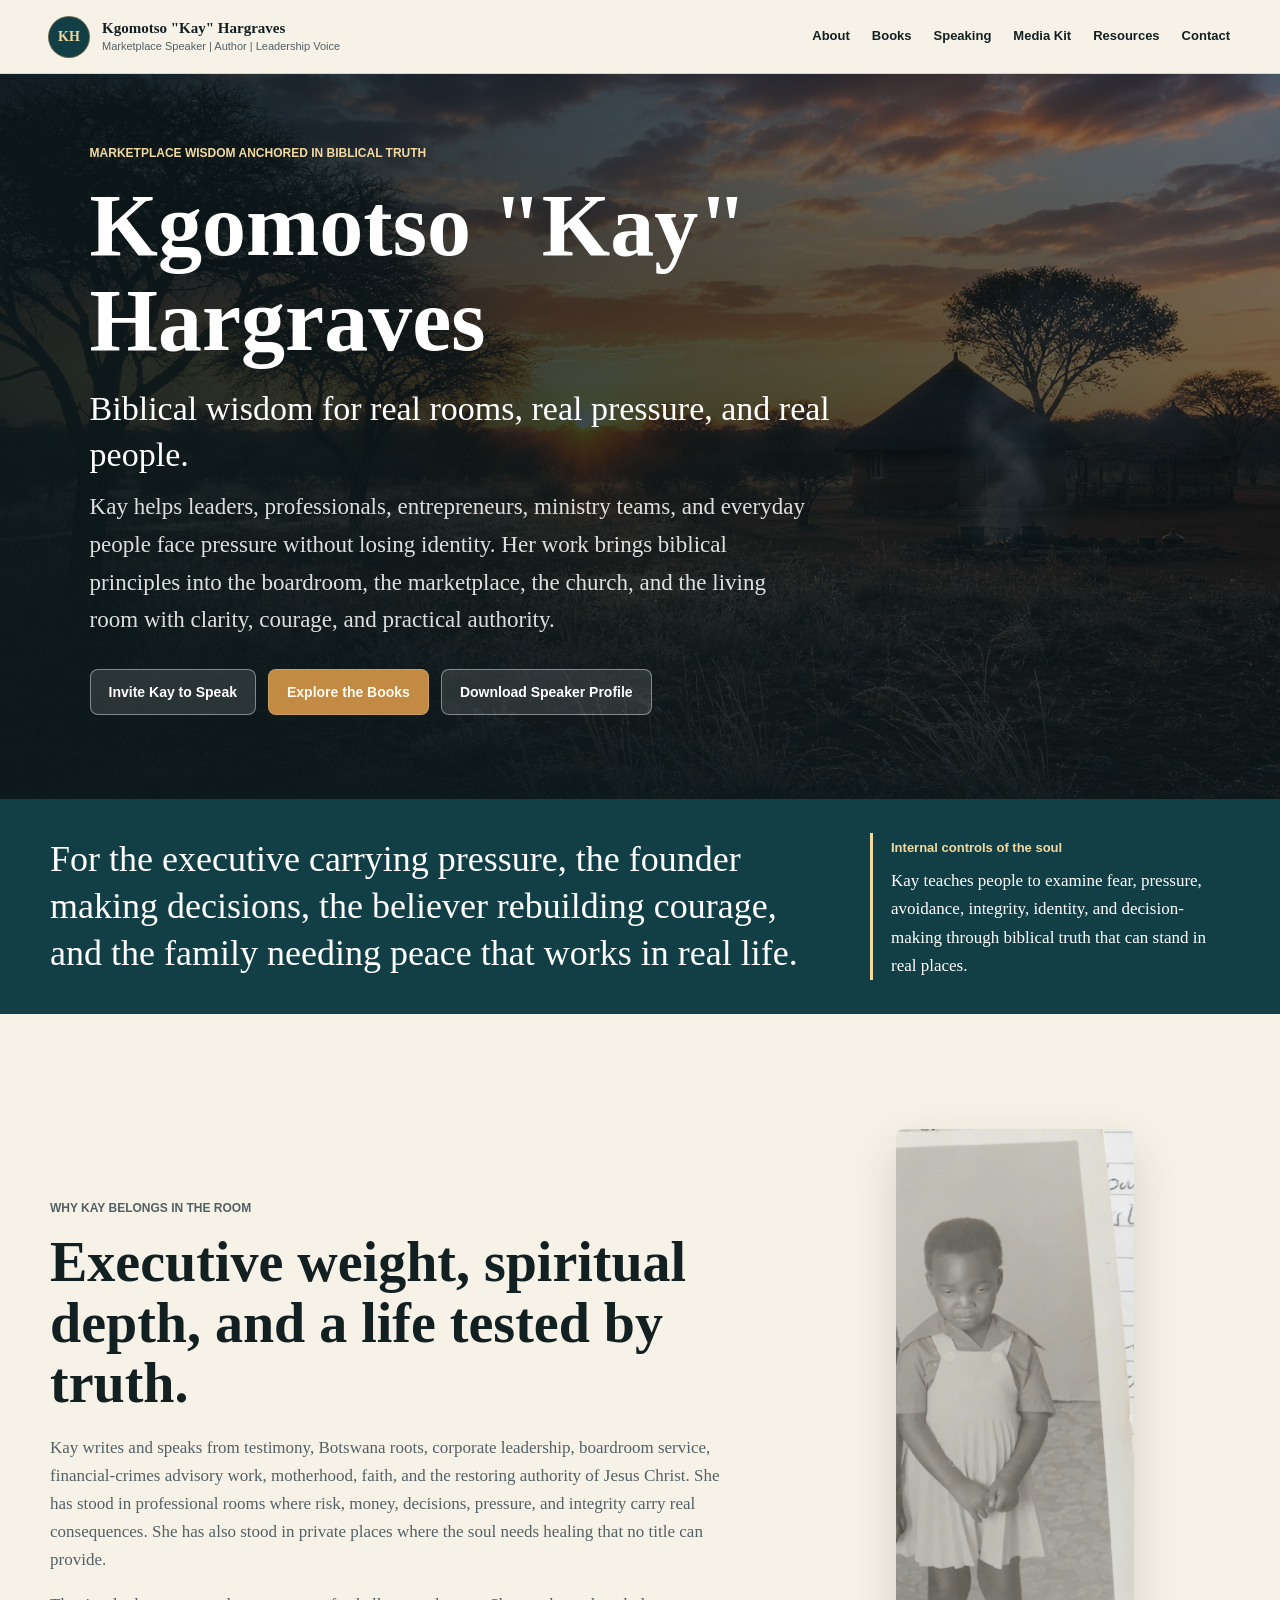
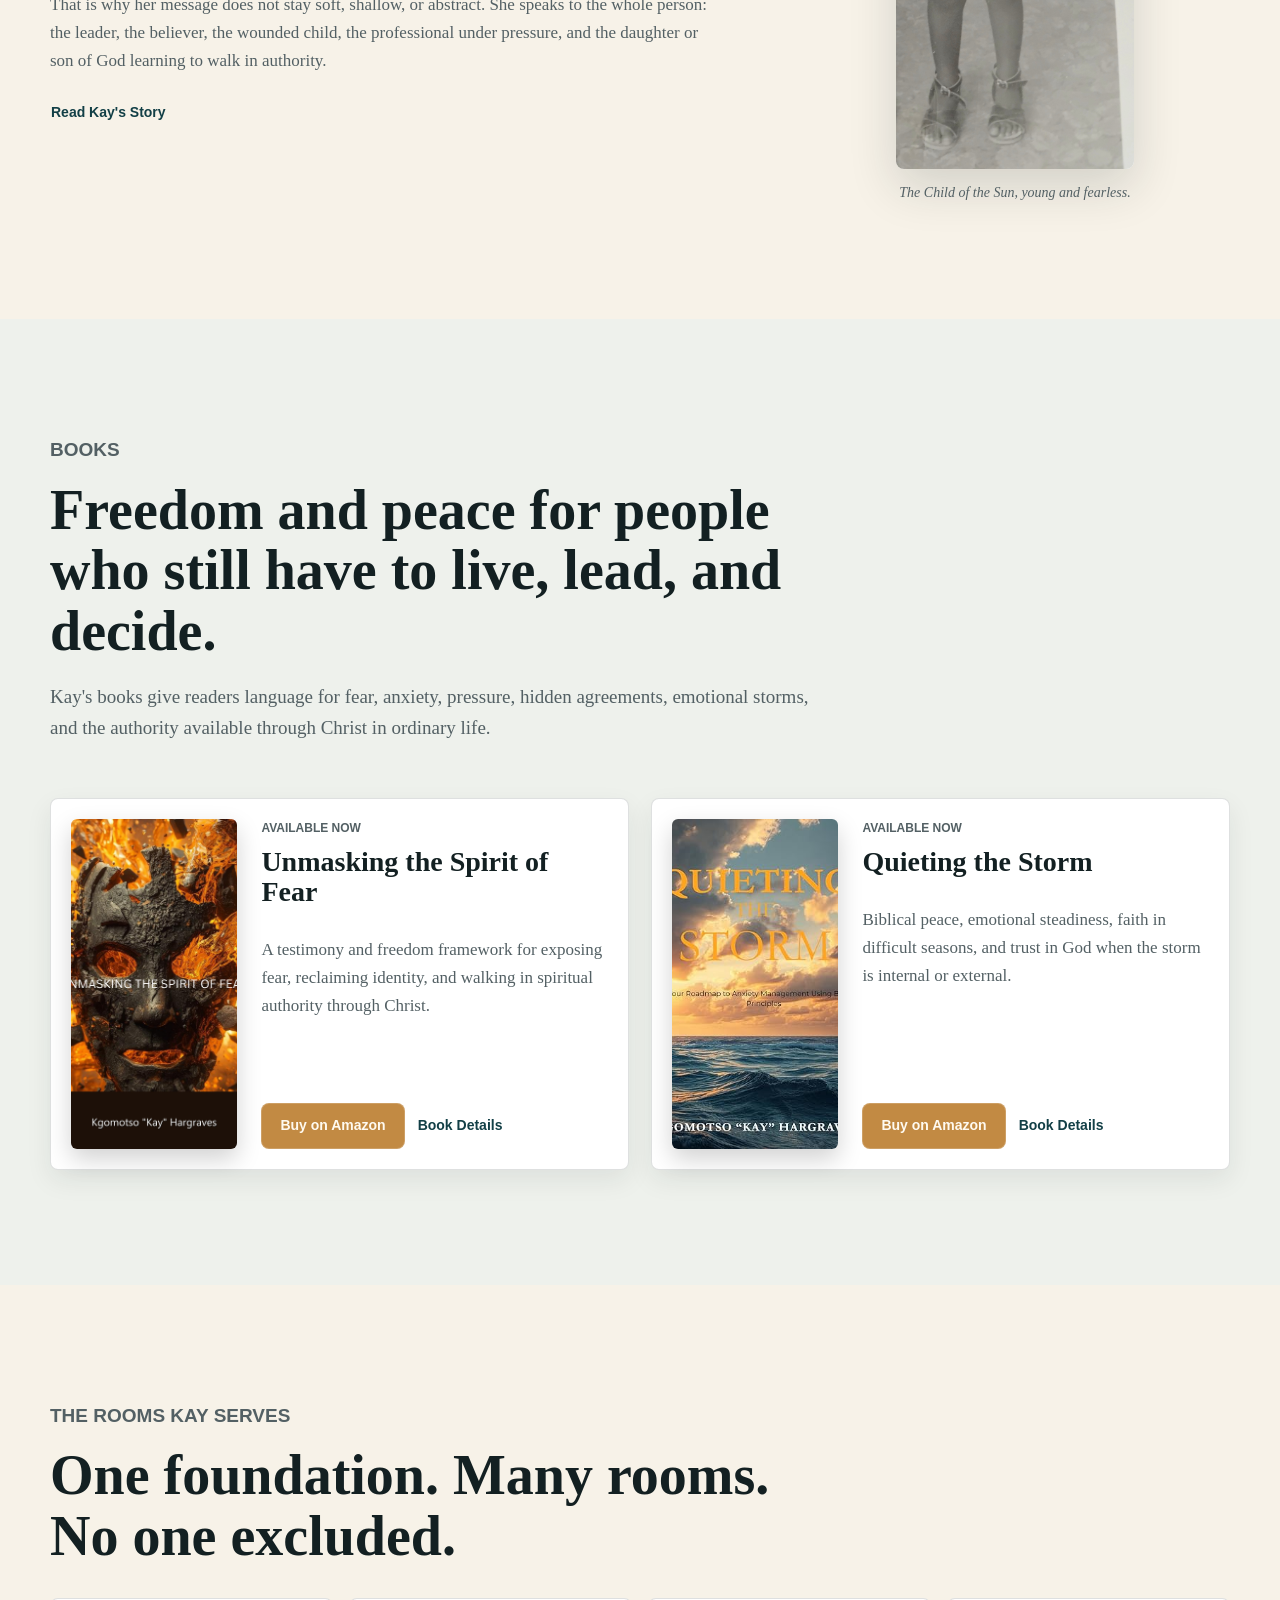
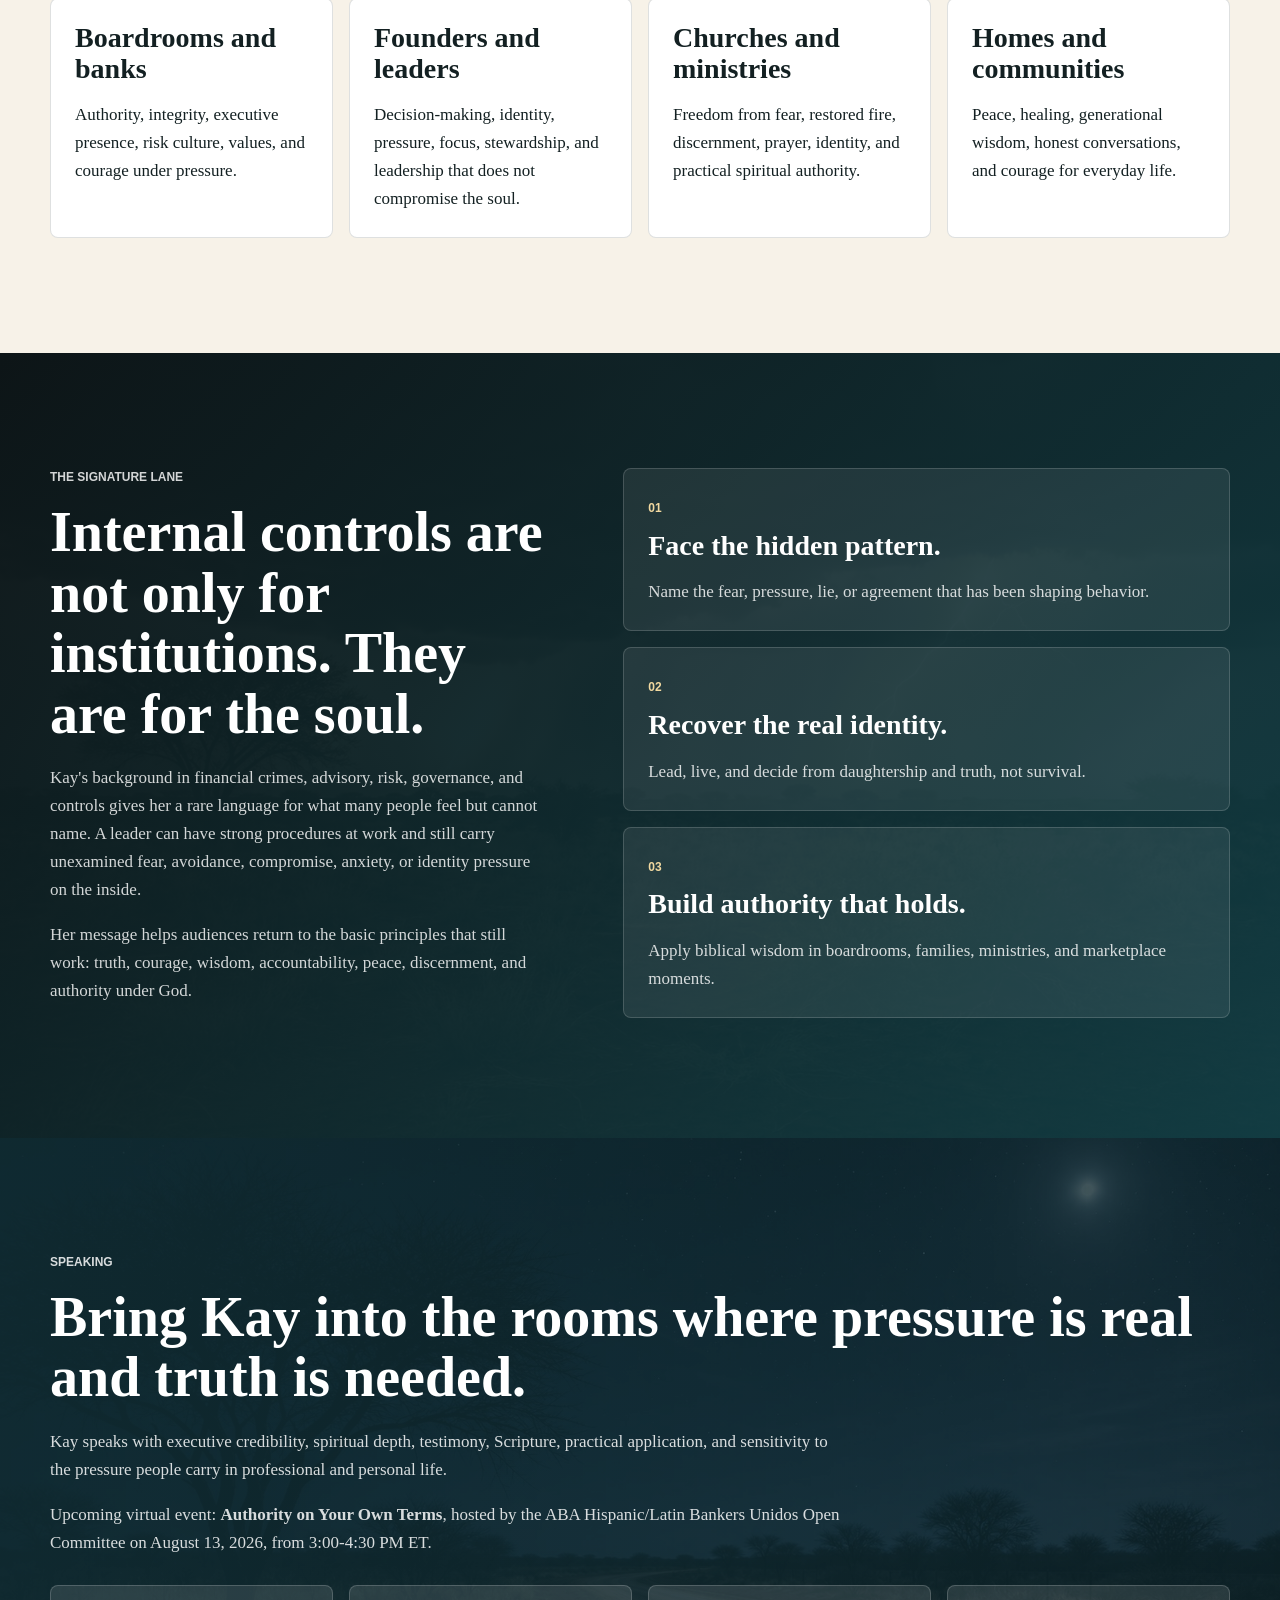
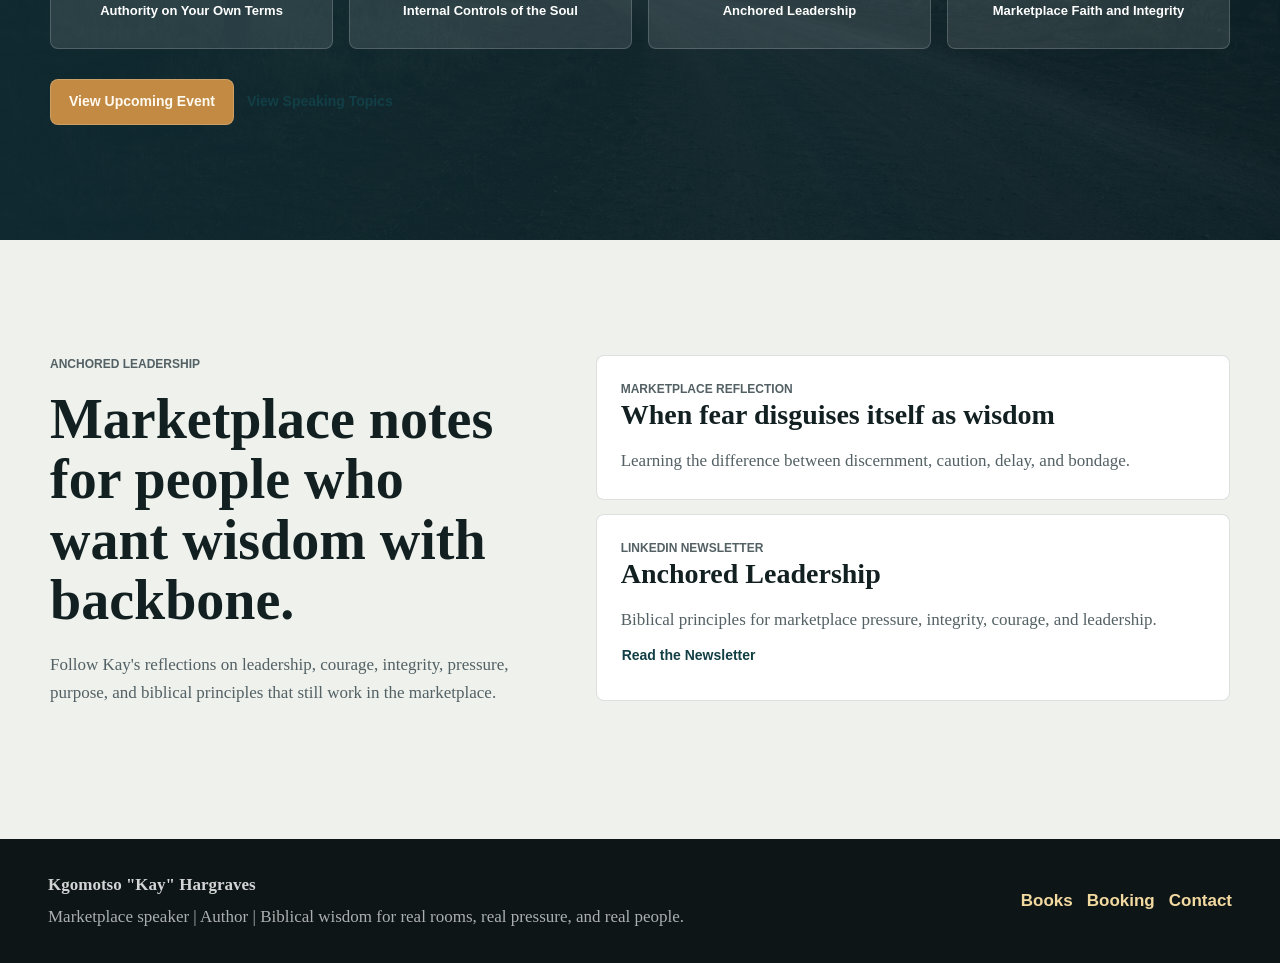
<file: index.html>
<!doctype html>
<html lang="en">
  <head>
    <meta charset="utf-8" />
    <meta name="viewport" content="width=device-width, initial-scale=1" />
    <title>Kgomotso "Kay" Hargraves | Marketplace Speaker, Author, and Leadership Voice</title>
    <meta
      name="description"
      content="Kgomotso Kay Hargraves is a global marketplace speaker, author, executive advisor, and leadership voice bringing biblical wisdom to real rooms, real pressure, and real people."
    />
    <meta property="og:title" content='Kgomotso "Kay" Hargraves | Marketplace Speaker and Author' />
    <meta property="og:description" content="Biblical wisdom for real rooms, real pressure, and real people." />
    <meta property="og:image" content="assets/hero-botswana-dawn.jpg" />
    <meta name="theme-color" content="#183b45" />
    <link rel="icon" href="assets/favicon.svg" type="image/svg+xml" />
    <link rel="stylesheet" href="styles.css" />
    <script type="application/ld+json">
      {
        "@context": "https://schema.org",
        "@type": "Person",
        "name": "Kgomotso \"Kay\" Hargraves",
        "jobTitle": "Global Speaker, Author, and Marketplace Leader",
        "description": "Global marketplace speaker, author, and leadership voice helping people apply biblical wisdom to pressure, identity, courage, integrity, and everyday life.",
        "url": "./index.html"
      }
    </script>
  </head>
  <body>
    <a class="skip-link" href="#main">Skip to main content</a>

    <header class="site-header" data-header>
      <a class="brand" href="index.html" aria-label="Kgomotso Kay Hargraves home">
        <span class="brand-mark">KH</span>
        <span>
          <strong>Kgomotso "Kay" Hargraves</strong>
          <small>Marketplace Speaker | Author | Leadership Voice</small>
        </span>
      </a>
      <button class="nav-toggle" type="button" aria-expanded="false" aria-controls="site-nav">
        <span></span>
        <span></span>
        <span></span>
      </button>
      <nav class="site-nav" id="site-nav" aria-label="Primary navigation">
        <a href="about.html">About</a>
        <a href="books.html">Books</a>
        <a href="speaking.html">Speaking</a>
        <a href="media.html">Media Kit</a>
        <a href="resources.html">Resources</a>
        <a href="contact.html">Contact</a>
      </nav>
    </header>

    <main id="main">
      <section class="hero home-hero" aria-label="Homepage introduction">
        <div class="hero-media" aria-hidden="true"></div>
        <div class="hero-content">
          <p class="eyebrow">Marketplace wisdom anchored in biblical truth</p>
          <h1>Kgomotso "Kay" Hargraves</h1>
          <p class="hero-lead">
            Biblical wisdom for real rooms, real pressure, and real people.
          </p>
          <p class="hero-copy">
            Kay helps leaders, professionals, entrepreneurs, ministry teams, and
            everyday people face pressure without losing identity. Her work
            brings biblical principles into the boardroom, the marketplace, the
            church, and the living room with clarity, courage, and practical authority.
          </p>
          <div class="hero-actions" aria-label="Primary actions">
            <a class="button button-secondary" href="speaking.html#booking">Invite Kay to Speak</a>
            <a class="button button-primary" href="books.html">Explore the Books</a>
            <a class="button button-secondary" href="assets/kay-hargraves-speaker-profile.pdf" download>Download Speaker Profile</a>
          </div>
        </div>
      </section>

      <section class="intro-band" aria-label="Core message">
        <div class="section-inner intro-grid">
          <p class="statement">
            For the executive carrying pressure, the founder making decisions,
            the believer rebuilding courage, and the family needing peace that
            works in real life.
          </p>
          <div class="scripture-note">
            <span>Internal controls of the soul</span>
            <p>
              Kay teaches people to examine fear, pressure, avoidance, integrity,
              identity, and decision-making through biblical truth that can stand
              in real places.
            </p>
          </div>
        </div>
      </section>

      <section class="section">
        <div class="section-inner split-feature">
          <div>
            <p class="eyebrow">Why Kay belongs in the room</p>
            <h2>Executive weight, spiritual depth, and a life tested by truth.</h2>
            <p>
              Kay writes and speaks from testimony, Botswana roots, corporate
              leadership, boardroom service, financial-crimes advisory work,
              motherhood, faith, and the restoring authority of Jesus Christ.
              She has stood in professional rooms where risk, money, decisions,
              pressure, and integrity carry real consequences. She has also stood
              in private places where the soul needs healing that no title can provide.
            </p>
            <p>
              That is why her message does not stay soft, shallow, or abstract.
              She speaks to the whole person: the leader, the believer, the
              wounded child, the professional under pressure, and the daughter or
              son of God learning to walk in authority.
            </p>
            <a class="button button-text" href="about.html">Read Kay's Story</a>
          </div>
          <figure class="portrait-feature">
            <img src="assets/young-kay-child-of-the-sun.jpg" alt="Young Kay as a child in Botswana" />
            <figcaption>The Child of the Sun, young and fearless.</figcaption>
          </figure>
        </div>
      </section>

      <section class="section books-band">
        <div class="section-inner">
          <div class="section-heading">
            <p class="eyebrow">Books</p>
            <h2>Freedom and peace for people who still have to live, lead, and decide.</h2>
            <p>
              Kay's books give readers language for fear, anxiety, pressure,
              hidden agreements, emotional storms, and the authority available
              through Christ in ordinary life.
            </p>
          </div>

          <div class="book-grid">
            <article class="book-card">
              <img src="assets/book-unmasking.jpg" alt="Unmasking the Spirit of Fear book cover" />
              <div class="book-copy">
                <p class="book-label">Available now</p>
                <h3>Unmasking the Spirit of Fear</h3>
                <p>
                  A testimony and freedom framework for exposing fear, reclaiming
                  identity, and walking in spiritual authority through Christ.
                </p>
                <div class="button-row">
                  <a class="button button-primary" href="https://a.co/d/01dFoz53" target="_blank" rel="noreferrer">Buy on Amazon</a>
                  <a class="button button-text" href="books.html#unmasking">Book Details</a>
                </div>
              </div>
            </article>

            <article class="book-card">
              <img src="assets/book-quieting-the-storm.jpg" alt="Quieting the Storm book cover" />
              <div class="book-copy">
                <p class="book-label">Available now</p>
                <h3>Quieting the Storm</h3>
                <p>
                  Biblical peace, emotional steadiness, faith in difficult seasons,
                  and trust in God when the storm is internal or external.
                </p>
                <div class="button-row">
                  <a class="button button-primary" href="https://www.amazon.com/s?k=Quieting+the+Storm+Kgomotso+Kay+Hargraves" target="_blank" rel="noreferrer">Buy on Amazon</a>
                  <a class="button button-text" href="books.html#quieting">Book Details</a>
                </div>
              </div>
            </article>
          </div>
        </div>
      </section>

      <section class="section audience-section">
        <div class="section-inner">
          <div class="section-heading compact">
            <p class="eyebrow">The rooms Kay serves</p>
            <h2>One foundation. Many rooms. No one excluded.</h2>
          </div>
          <div class="audience-grid">
            <article>
              <h3>Boardrooms and banks</h3>
              <p>Authority, integrity, executive presence, risk culture, values, and courage under pressure.</p>
            </article>
            <article>
              <h3>Founders and leaders</h3>
              <p>Decision-making, identity, pressure, focus, stewardship, and leadership that does not compromise the soul.</p>
            </article>
            <article>
              <h3>Churches and ministries</h3>
              <p>Freedom from fear, restored fire, discernment, prayer, identity, and practical spiritual authority.</p>
            </article>
            <article>
              <h3>Homes and communities</h3>
              <p>Peace, healing, generational wisdom, honest conversations, and courage for everyday life.</p>
            </article>
          </div>
        </div>
      </section>

      <section class="section authority-section">
        <div class="section-inner authority-layout">
          <div>
            <p class="eyebrow">The signature lane</p>
            <h2>Internal controls are not only for institutions. They are for the soul.</h2>
            <p>
              Kay's background in financial crimes, advisory, risk, governance,
              and controls gives her a rare language for what many people feel
              but cannot name. A leader can have strong procedures at work and
              still carry unexamined fear, avoidance, compromise, anxiety, or
              identity pressure on the inside.
            </p>
            <p>
              Her message helps audiences return to the basic principles that
              still work: truth, courage, wisdom, accountability, peace,
              discernment, and authority under God.
            </p>
          </div>
          <div class="authority-points">
            <article>
              <span>01</span>
              <h3>Face the hidden pattern.</h3>
              <p>Name the fear, pressure, lie, or agreement that has been shaping behavior.</p>
            </article>
            <article>
              <span>02</span>
              <h3>Recover the real identity.</h3>
              <p>Lead, live, and decide from daughtership and truth, not survival.</p>
            </article>
            <article>
              <span>03</span>
              <h3>Build authority that holds.</h3>
              <p>Apply biblical wisdom in boardrooms, families, ministries, and marketplace moments.</p>
            </article>
          </div>
        </div>
      </section>

      <section class="section speaking-preview">
        <div class="section-inner speaking-card">
          <p class="eyebrow">Speaking</p>
          <h2>Bring Kay into the rooms where pressure is real and truth is needed.</h2>
          <p>
            Kay speaks with executive credibility, spiritual depth, testimony,
            Scripture, practical application, and sensitivity to the pressure
            people carry in professional and personal life.
          </p>
          <p>
            Upcoming virtual event: <strong>Authority on Your Own Terms</strong>,
            hosted by the ABA Hispanic/Latin Bankers Unidos Open Committee on
            August 13, 2026, from 3:00-4:30 PM ET.
          </p>
          <div class="topic-grid">
            <span>Authority on Your Own Terms</span>
            <span>Internal Controls of the Soul</span>
            <span>Anchored Leadership</span>
            <span>Marketplace Faith and Integrity</span>
          </div>
          <div class="button-row">
            <a class="button button-primary" href="speaking.html#upcoming">View Upcoming Event</a>
            <a class="button button-text" href="speaking.html">View Speaking Topics</a>
          </div>
        </div>
      </section>

      <section class="section resources-preview">
        <div class="section-inner preview-layout">
          <div>
            <p class="eyebrow">Anchored Leadership</p>
            <h2>Marketplace notes for people who want wisdom with backbone.</h2>
            <p>
              Follow Kay's reflections on leadership, courage, integrity,
              pressure, purpose, and biblical principles that still work in the
              marketplace.
            </p>
          </div>
          <div class="resource-list">
            <article>
              <p class="resource-type">Marketplace reflection</p>
              <h3>When fear disguises itself as wisdom</h3>
              <p>Learning the difference between discernment, caution, delay, and bondage.</p>
            </article>
            <article>
              <p class="resource-type">LinkedIn newsletter</p>
              <h3>Anchored Leadership</h3>
              <p>Biblical principles for marketplace pressure, integrity, courage, and leadership.</p>
              <a class="button button-text" href="https://www.linkedin.com/newsletters/%F0%9F%8C%BF-anchored-leadership-7407261797428383744/" target="_blank" rel="noreferrer">Read the Newsletter</a>
            </article>
          </div>
        </div>
      </section>
    </main>

    <footer class="site-footer">
      <div>
        <strong>Kgomotso "Kay" Hargraves</strong>
        <p>Marketplace speaker | Author | Biblical wisdom for real rooms, real pressure, and real people.</p>
      </div>
      <nav aria-label="Footer navigation">
        <a href="books.html">Books</a>
        <a href="speaking.html#booking">Booking</a>
        <a href="contact.html">Contact</a>
      </nav>
    </footer>

    <script src="script.js"></script>
  </body>
</html>
</file>
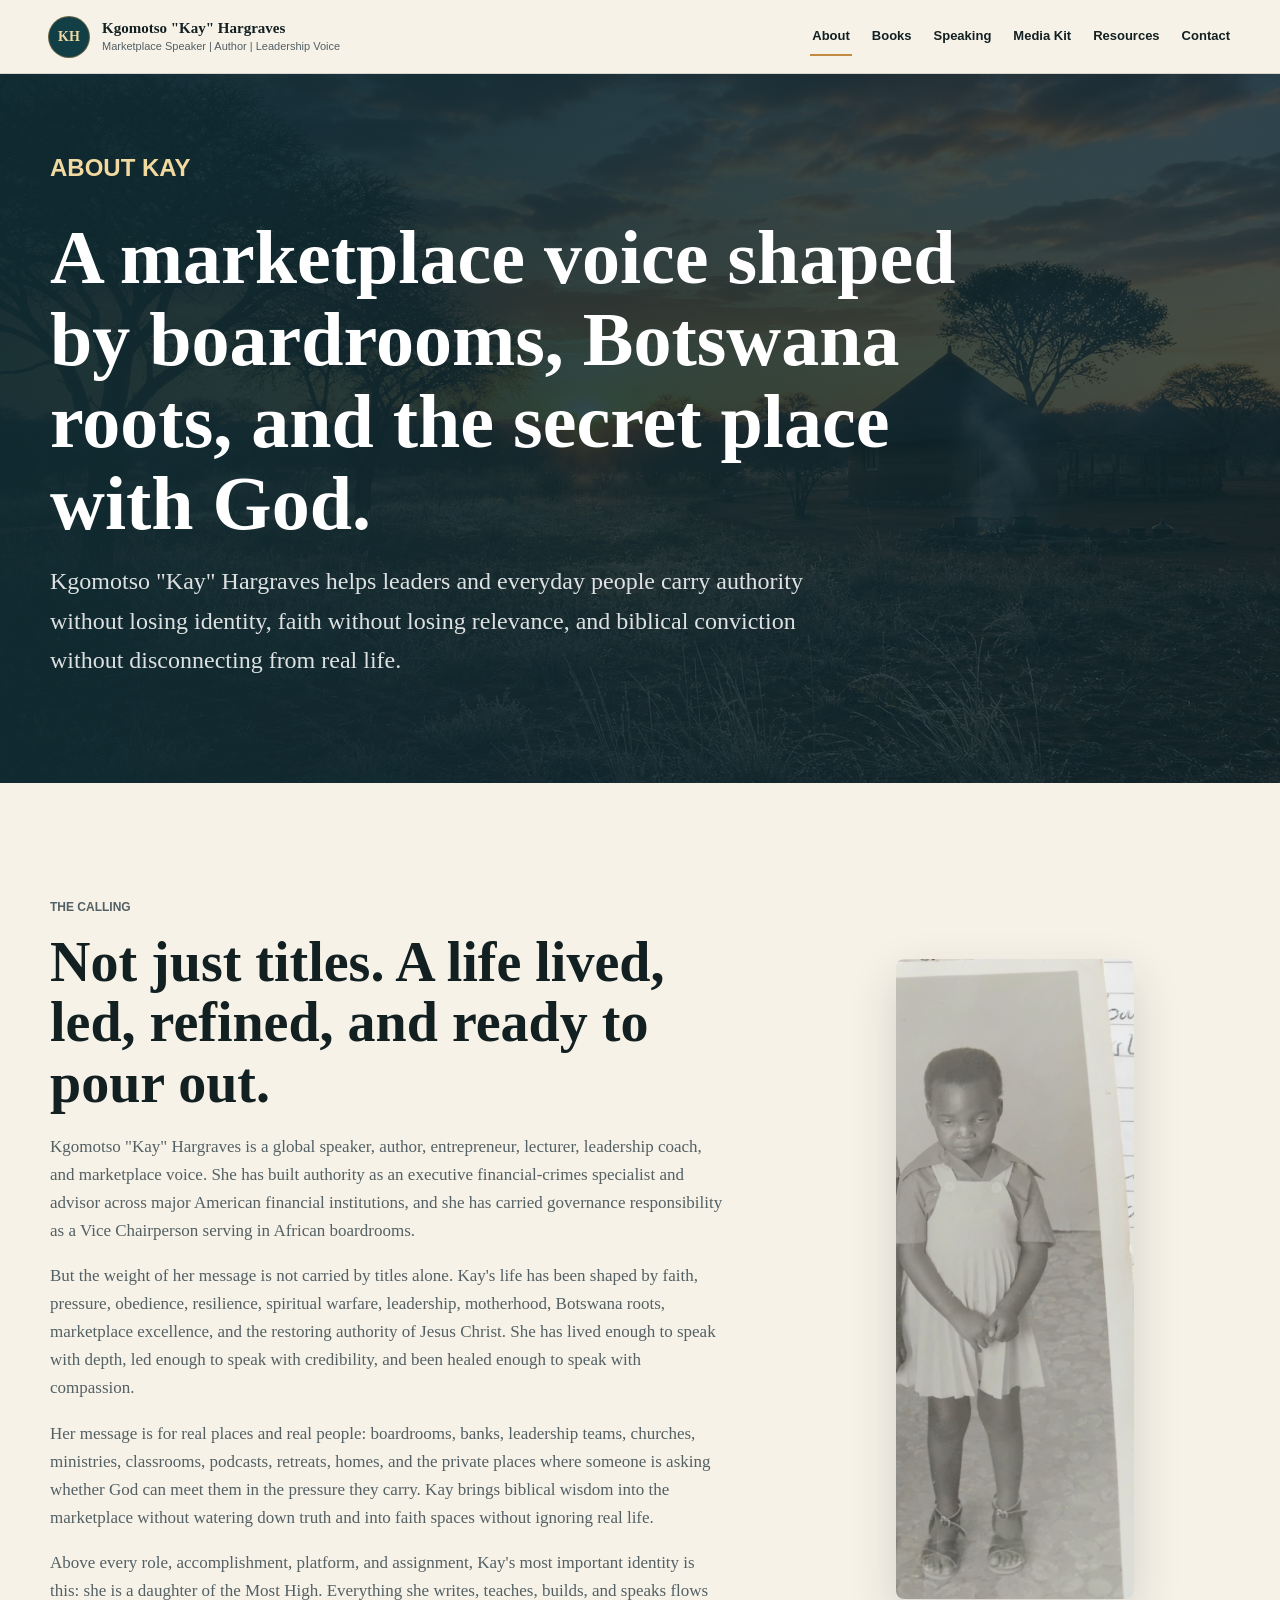
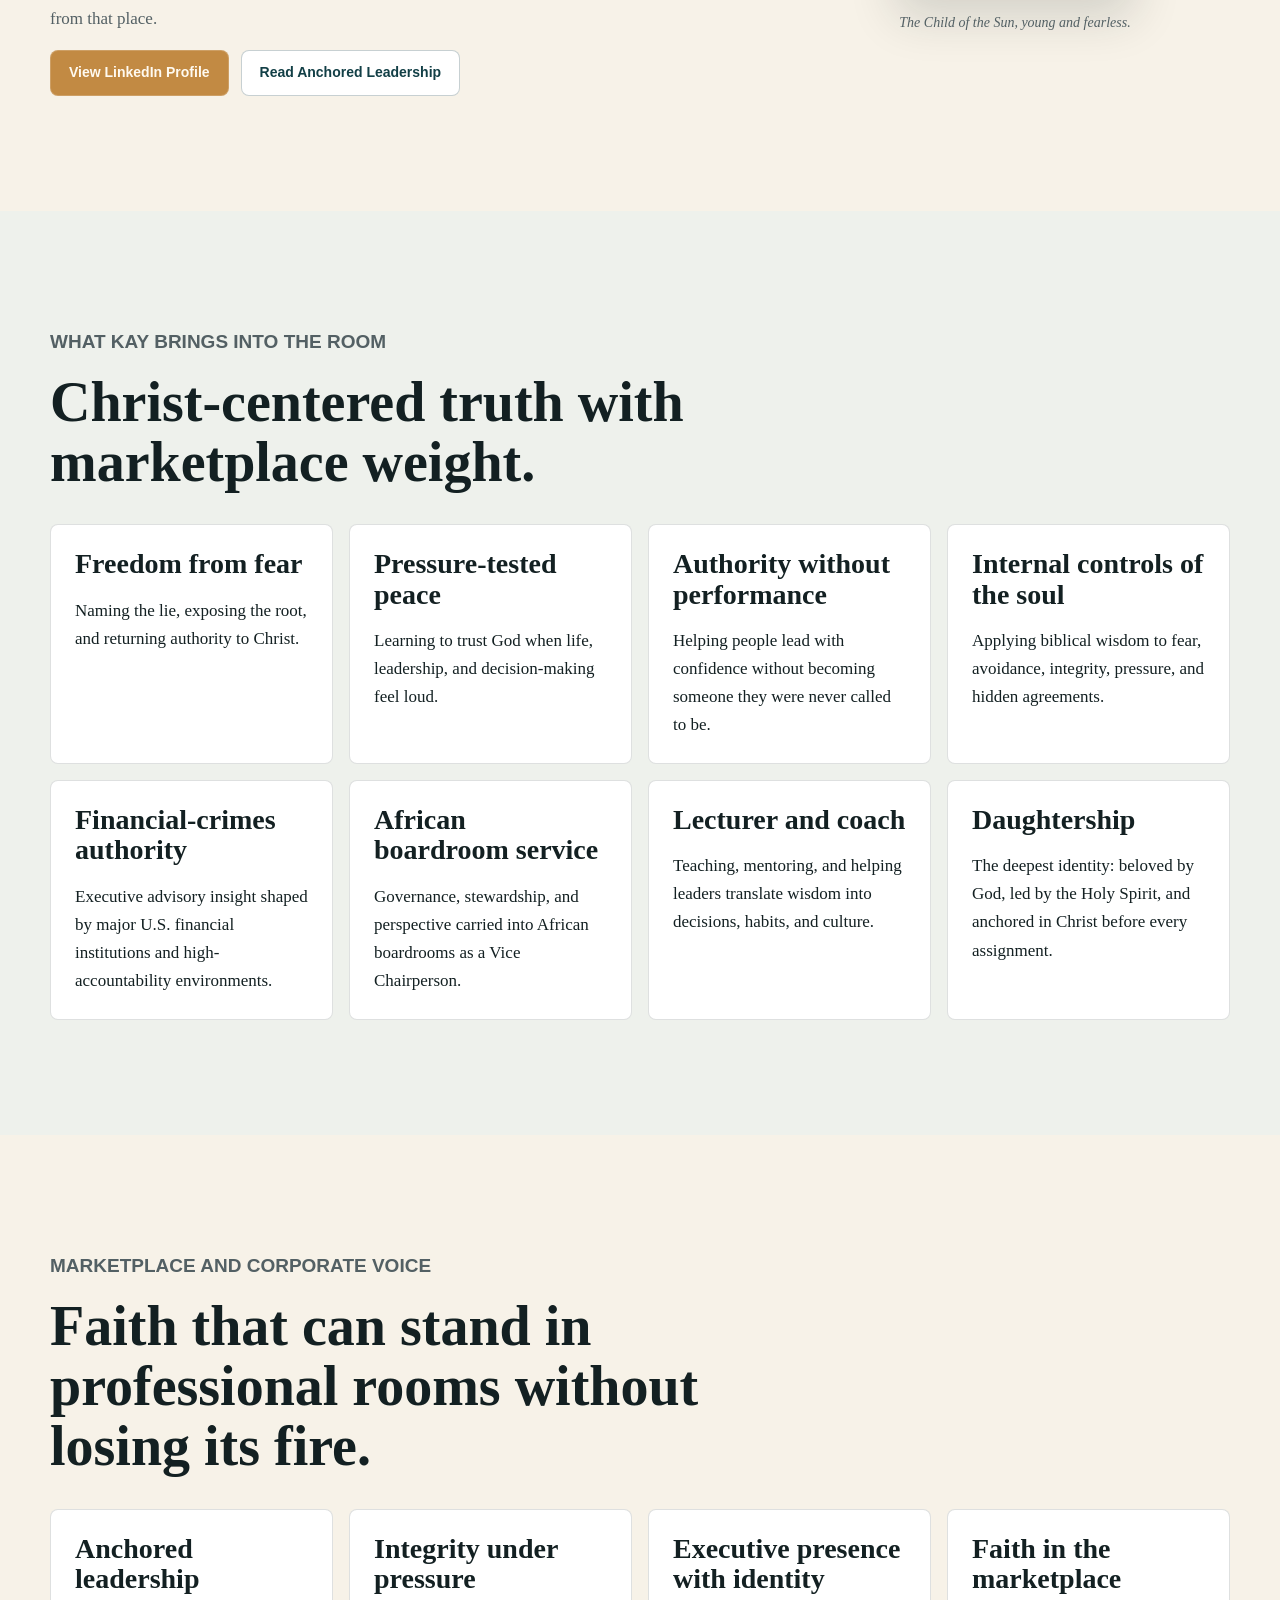
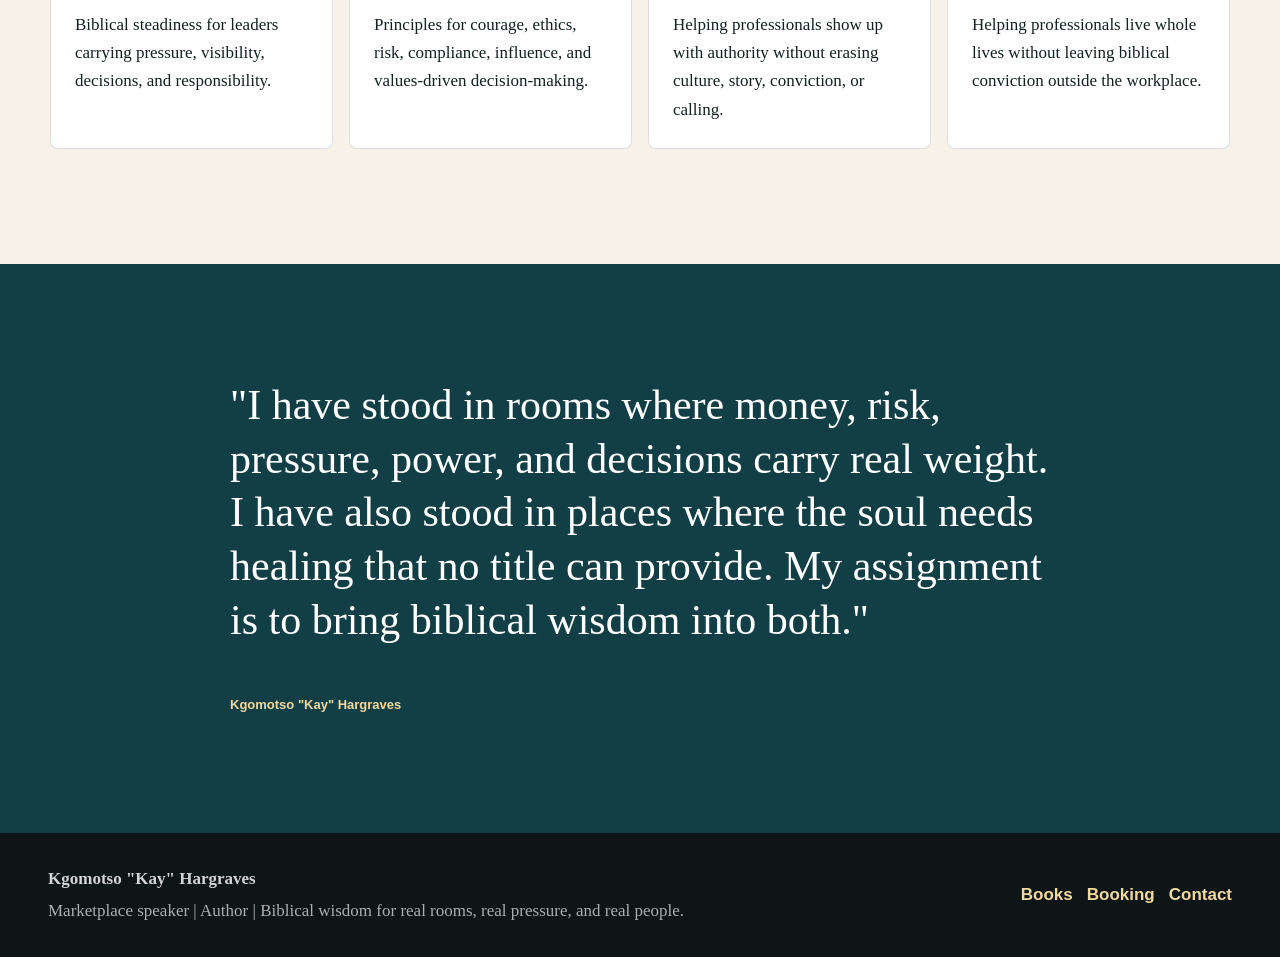
<file: about.html>
<!doctype html>
<html lang="en">
  <head>
    <meta charset="utf-8" />
    <meta name="viewport" content="width=device-width, initial-scale=1" />
    <title>About Kay | Kgomotso "Kay" Hargraves</title>
    <meta
      name="description"
      content="Learn about Kgomotso Kay Hargraves, a global speaker, author, marketplace leader, executive financial-crimes specialist, advisor, entrepreneur, lecturer, leadership coach, and daughter of the Most High."
    />
    <meta name="theme-color" content="#183b45" />
    <link rel="icon" href="assets/favicon.svg" type="image/svg+xml" />
    <link rel="stylesheet" href="styles.css" />
  </head>
  <body>
    <a class="skip-link" href="#main">Skip to main content</a>
    <header class="site-header" data-header>
      <a class="brand" href="index.html" aria-label="Kgomotso Kay Hargraves home">
        <span class="brand-mark">KH</span>
        <span>
          <strong>Kgomotso "Kay" Hargraves</strong>
          <small>Marketplace Speaker | Author | Leadership Voice</small>
        </span>
      </a>
      <button class="nav-toggle" type="button" aria-expanded="false" aria-controls="site-nav">
        <span></span><span></span><span></span>
      </button>
      <nav class="site-nav" id="site-nav" aria-label="Primary navigation">
        <a href="about.html" aria-current="page">About</a>
        <a href="books.html">Books</a>
        <a href="speaking.html">Speaking</a>
        <a href="media.html">Media Kit</a>
        <a href="resources.html">Resources</a>
        <a href="contact.html">Contact</a>
      </nav>
    </header>

    <main id="main">
      <section class="page-hero about-hero">
        <div class="section-inner page-hero-inner">
          <p class="eyebrow">About Kay</p>
          <h1>A marketplace voice shaped by boardrooms, Botswana roots, and the secret place with God.</h1>
          <p>
            Kgomotso "Kay" Hargraves helps leaders and everyday people carry
            authority without losing identity, faith without losing relevance,
            and biblical conviction without disconnecting from real life.
          </p>
        </div>
      </section>

      <section class="section">
        <div class="section-inner split-feature">
          <div>
            <p class="eyebrow">The Calling</p>
            <h2>Not just titles. A life lived, led, refined, and ready to pour out.</h2>
            <p>
              Kgomotso "Kay" Hargraves is a global speaker, author,
              entrepreneur, lecturer, leadership coach, and marketplace voice.
              She has built authority as an executive financial-crimes
              specialist and advisor across major American financial
              institutions, and she has carried governance responsibility as a
              Vice Chairperson serving in African boardrooms.
            </p>
            <p>
              But the weight of her message is not carried by titles alone.
              Kay's life has been shaped by faith, pressure, obedience,
              resilience, spiritual warfare, leadership, motherhood, Botswana
              roots, marketplace excellence, and the restoring authority of
              Jesus Christ. She has lived enough to speak with depth, led enough
              to speak with credibility, and been healed enough to speak with compassion.
            </p>
            <p>
              Her message is for real places and real people: boardrooms,
              banks, leadership teams, churches, ministries, classrooms,
              podcasts, retreats, homes, and the private places where someone is
              asking whether God can meet them in the pressure they carry. Kay
              brings biblical wisdom into the marketplace without watering down
              truth and into faith spaces without ignoring real life.
            </p>
            <p>
              Above every role, accomplishment, platform, and assignment, Kay's
              most important identity is this: she is a daughter of the Most
              High. Everything she writes, teaches, builds, and speaks flows
              from that place.
            </p>
            <div class="button-row">
              <a class="button button-primary" href="https://www.linkedin.com/in/kay-hargraves-mba-b415a14a/" target="_blank" rel="noreferrer">View LinkedIn Profile</a>
              <a class="button button-secondary light" href="https://www.linkedin.com/newsletters/%F0%9F%8C%BF-anchored-leadership-7407261797428383744/" target="_blank" rel="noreferrer">Read Anchored Leadership</a>
            </div>
          </div>
          <figure class="portrait-feature">
            <img src="assets/young-kay-child-of-the-sun.jpg" alt="Young Kay as a child" />
            <figcaption>The Child of the Sun, young and fearless.</figcaption>
          </figure>
        </div>
      </section>

      <section class="section values-section">
        <div class="section-inner">
          <div class="section-heading compact">
            <p class="eyebrow">What Kay brings into the room</p>
            <h2>Christ-centered truth with marketplace weight.</h2>
          </div>
          <div class="values-grid">
            <article>
              <h3>Freedom from fear</h3>
              <p>Naming the lie, exposing the root, and returning authority to Christ.</p>
            </article>
            <article>
              <h3>Pressure-tested peace</h3>
              <p>Learning to trust God when life, leadership, and decision-making feel loud.</p>
            </article>
            <article>
              <h3>Authority without performance</h3>
              <p>Helping people lead with confidence without becoming someone they were never called to be.</p>
            </article>
            <article>
              <h3>Internal controls of the soul</h3>
              <p>Applying biblical wisdom to fear, avoidance, integrity, pressure, and hidden agreements.</p>
            </article>
            <article>
              <h3>Financial-crimes authority</h3>
              <p>Executive advisory insight shaped by major U.S. financial institutions and high-accountability environments.</p>
            </article>
            <article>
              <h3>African boardroom service</h3>
              <p>Governance, stewardship, and perspective carried into African boardrooms as a Vice Chairperson.</p>
            </article>
            <article>
              <h3>Lecturer and coach</h3>
              <p>Teaching, mentoring, and helping leaders translate wisdom into decisions, habits, and culture.</p>
            </article>
            <article>
              <h3>Daughtership</h3>
              <p>The deepest identity: beloved by God, led by the Holy Spirit, and anchored in Christ before every assignment.</p>
            </article>
          </div>
        </div>
      </section>

      <section class="section">
        <div class="section-inner">
          <div class="section-heading compact">
            <p class="eyebrow">Marketplace and corporate voice</p>
            <h2>Faith that can stand in professional rooms without losing its fire.</h2>
          </div>
          <div class="audience-grid">
            <article>
              <h3>Anchored leadership</h3>
              <p>Biblical steadiness for leaders carrying pressure, visibility, decisions, and responsibility.</p>
            </article>
            <article>
              <h3>Integrity under pressure</h3>
              <p>Principles for courage, ethics, risk, compliance, influence, and values-driven decision-making.</p>
            </article>
            <article>
              <h3>Executive presence with identity</h3>
              <p>Helping professionals show up with authority without erasing culture, story, conviction, or calling.</p>
            </article>
            <article>
              <h3>Faith in the marketplace</h3>
              <p>Helping professionals live whole lives without leaving biblical conviction outside the workplace.</p>
            </article>
          </div>
        </div>
      </section>

      <section class="section quote-section">
        <div class="section-inner narrow">
          <blockquote>
            <p>
              "I have stood in rooms where money, risk, pressure, power, and
              decisions carry real weight. I have also stood in places where the
              soul needs healing that no title can provide. My assignment is to
              bring biblical wisdom into both."
            </p>
            <cite>Kgomotso "Kay" Hargraves</cite>
          </blockquote>
        </div>
      </section>
    </main>

    <footer class="site-footer">
      <div>
        <strong>Kgomotso "Kay" Hargraves</strong>
        <p>Marketplace speaker | Author | Biblical wisdom for real rooms, real pressure, and real people.</p>
      </div>
      <nav aria-label="Footer navigation">
        <a href="books.html">Books</a>
        <a href="speaking.html#booking">Booking</a>
        <a href="contact.html">Contact</a>
      </nav>
    </footer>
    <script src="script.js"></script>
  </body>
</html>
</file>
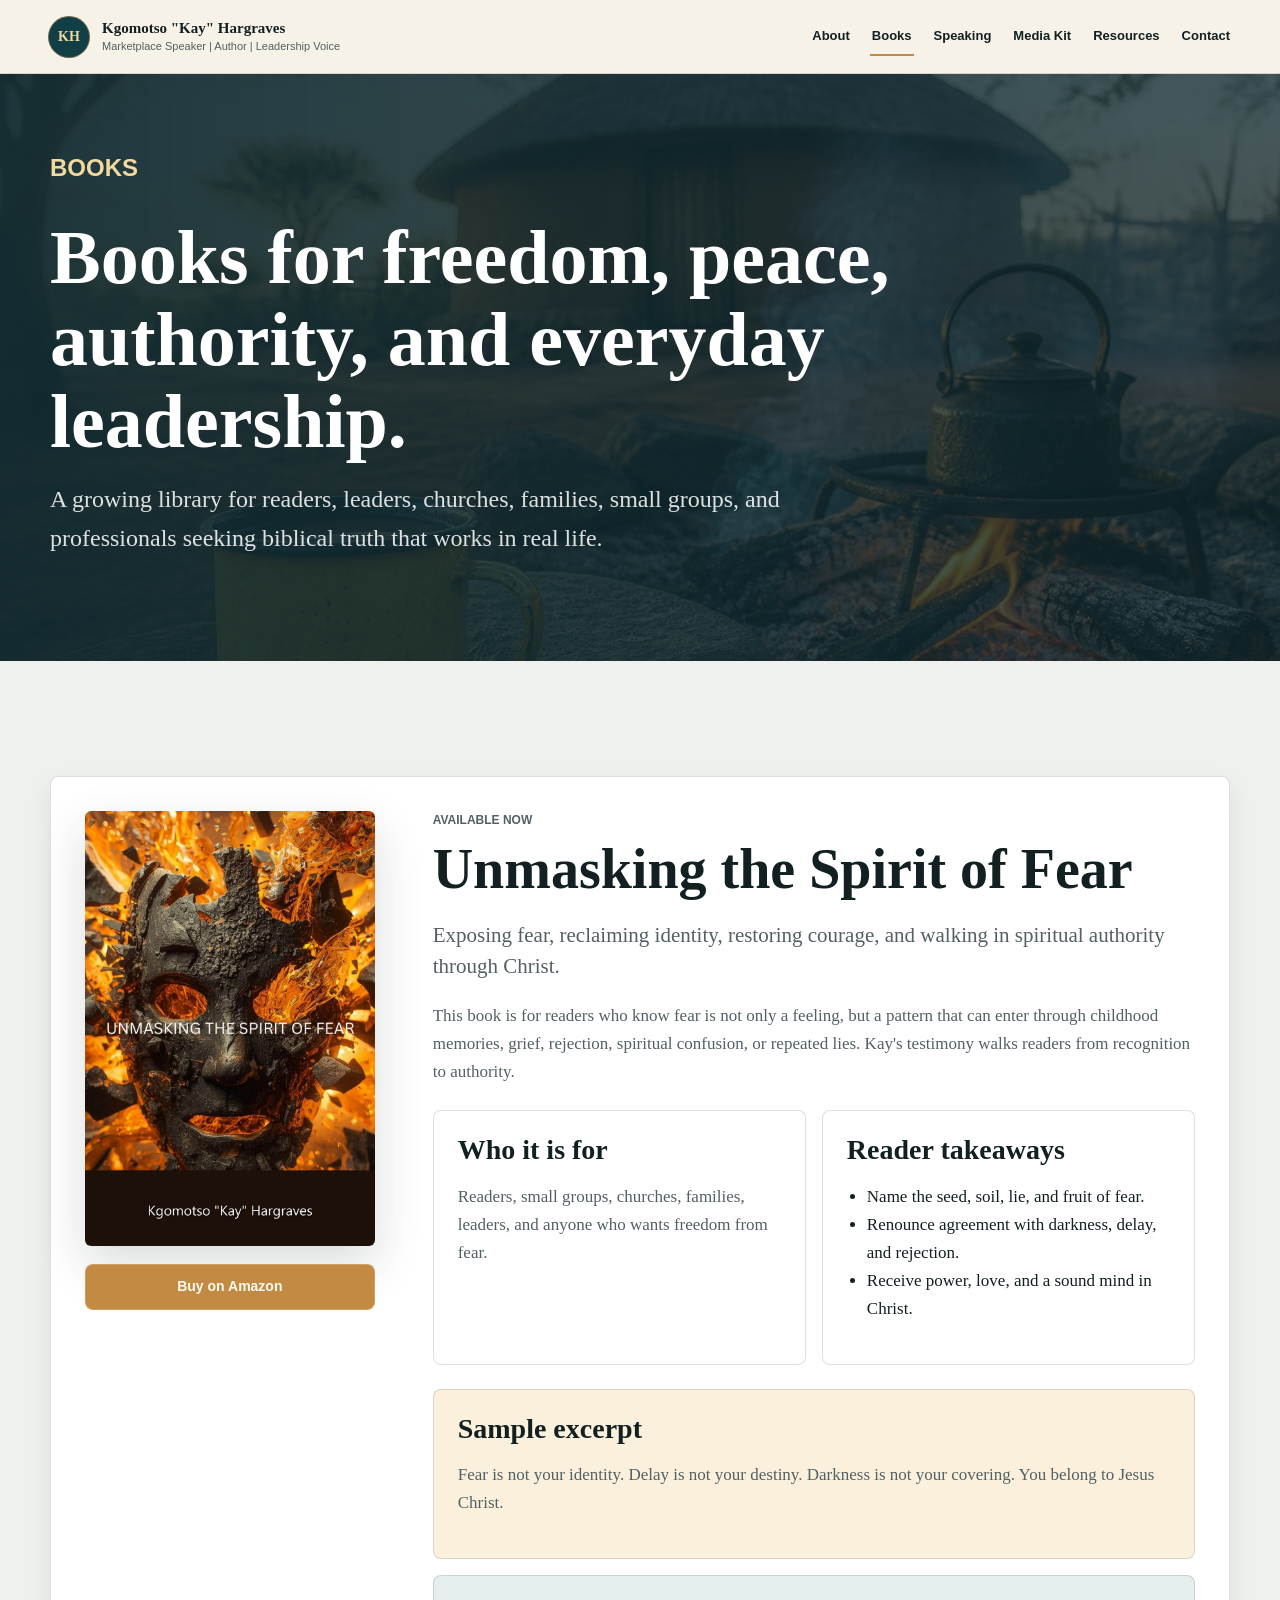
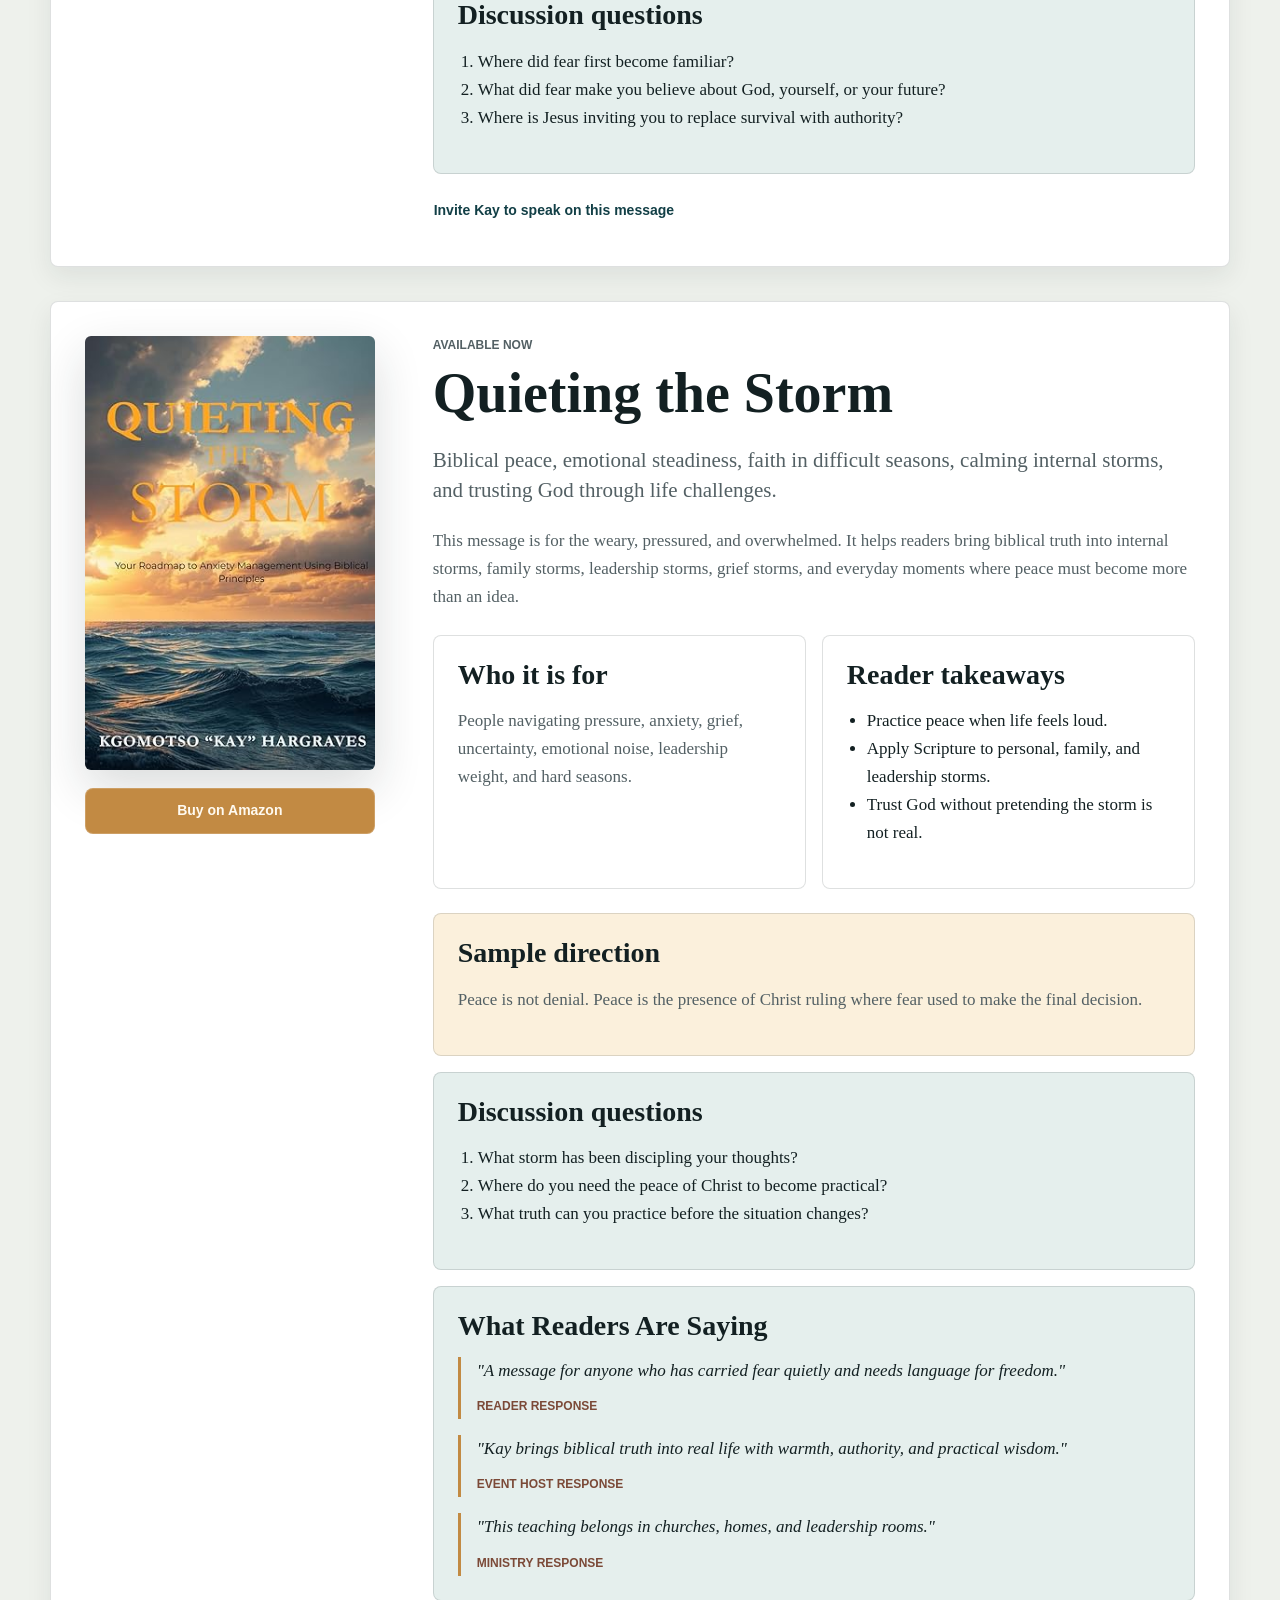
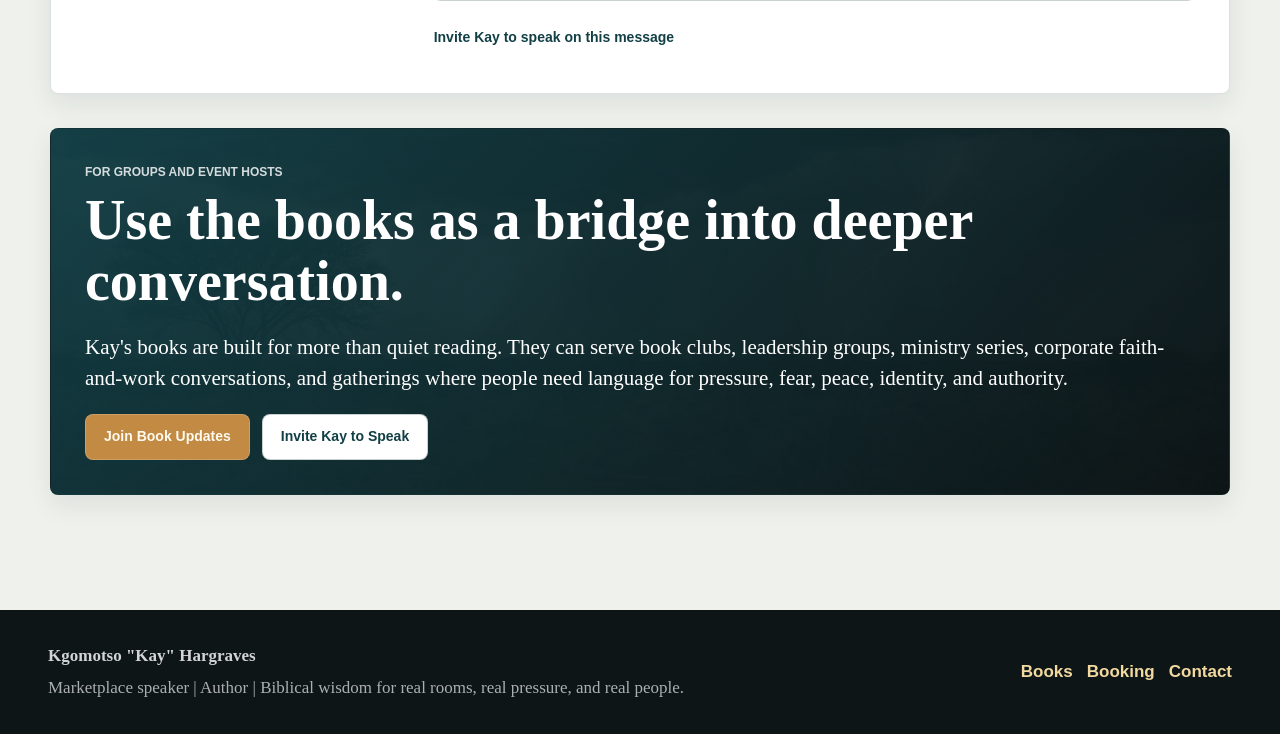
<file: books.html>
<!doctype html>
<html lang="en">
  <head>
    <meta charset="utf-8" />
    <meta name="viewport" content="width=device-width, initial-scale=1" />
    <title>Books | Kgomotso "Kay" Hargraves</title>
    <meta
      name="description"
      content="Books by Kgomotso Kay Hargraves including Unmasking the Spirit of Fear and Quieting the Storm."
    />
    <meta name="theme-color" content="#183b45" />
    <link rel="icon" href="assets/favicon.svg" type="image/svg+xml" />
    <link rel="stylesheet" href="styles.css" />
  </head>
  <body>
    <a class="skip-link" href="#main">Skip to main content</a>
    <header class="site-header" data-header>
      <a class="brand" href="index.html" aria-label="Kgomotso Kay Hargraves home">
        <span class="brand-mark">KH</span>
        <span>
          <strong>Kgomotso "Kay" Hargraves</strong>
          <small>Marketplace Speaker | Author | Leadership Voice</small>
        </span>
      </a>
      <button class="nav-toggle" type="button" aria-expanded="false" aria-controls="site-nav">
        <span></span><span></span><span></span>
      </button>
      <nav class="site-nav" id="site-nav" aria-label="Primary navigation">
        <a href="about.html">About</a>
        <a href="books.html" aria-current="page">Books</a>
        <a href="speaking.html">Speaking</a>
        <a href="media.html">Media Kit</a>
        <a href="resources.html">Resources</a>
        <a href="contact.html">Contact</a>
      </nav>
    </header>

    <main id="main">
      <section class="page-hero books-hero">
        <div class="section-inner page-hero-inner">
          <p class="eyebrow">Books</p>
          <h1>Books for freedom, peace, authority, and everyday leadership.</h1>
          <p>
            A growing library for readers, leaders, churches, families, small
            groups, and professionals seeking biblical truth that works in real life.
          </p>
        </div>
      </section>

      <section class="section books-band">
        <div class="section-inner book-stack">
          <article class="book-detail" id="unmasking">
            <div class="book-cover-panel">
              <img src="assets/book-unmasking.jpg" alt="Unmasking the Spirit of Fear book cover" />
              <a class="button button-primary" href="https://a.co/d/01dFoz53" target="_blank" rel="noreferrer">Buy on Amazon</a>
            </div>
            <div class="book-detail-copy">
              <p class="book-label">Available now</p>
              <h2>Unmasking the Spirit of Fear</h2>
              <p class="lead">
                Exposing fear, reclaiming identity, restoring courage, and
                walking in spiritual authority through Christ.
              </p>
              <p>
                This book is for readers who know fear is not only a feeling, but
                a pattern that can enter through childhood memories, grief,
                rejection, spiritual confusion, or repeated lies. Kay's testimony
                walks readers from recognition to authority.
              </p>
              <div class="info-grid">
                <article>
                  <h3>Who it is for</h3>
                  <p>Readers, small groups, churches, families, leaders, and anyone who wants freedom from fear.</p>
                </article>
                <article>
                  <h3>Reader takeaways</h3>
                  <ul>
                    <li>Name the seed, soil, lie, and fruit of fear.</li>
                    <li>Renounce agreement with darkness, delay, and rejection.</li>
                    <li>Receive power, love, and a sound mind in Christ.</li>
                  </ul>
                </article>
              </div>
              <div class="sample-box">
                <h3>Sample excerpt</h3>
                <p>
                  Fear is not your identity. Delay is not your destiny. Darkness
                  is not your covering. You belong to Jesus Christ.
                </p>
              </div>
              <div class="discussion-box">
                <h3>Discussion questions</h3>
                <ol>
                  <li>Where did fear first become familiar?</li>
                  <li>What did fear make you believe about God, yourself, or your future?</li>
                  <li>Where is Jesus inviting you to replace survival with authority?</li>
                </ol>
              </div>
              <a class="button button-text" href="speaking.html#booking">Invite Kay to speak on this message</a>
            </div>
          </article>

          <article class="book-detail" id="quieting">
            <div class="book-cover-panel">
              <img src="assets/book-quieting-the-storm.jpg" alt="Quieting the Storm book cover" />
              <a class="button button-primary" href="https://www.amazon.com/s?k=Quieting+the+Storm+Kgomotso+Kay+Hargraves" target="_blank" rel="noreferrer">Buy on Amazon</a>
            </div>
            <div class="book-detail-copy">
              <p class="book-label">Available now</p>
              <h2>Quieting the Storm</h2>
              <p class="lead">
                Biblical peace, emotional steadiness, faith in difficult seasons,
                calming internal storms, and trusting God through life challenges.
              </p>
              <p>
                This message is for the weary, pressured, and overwhelmed. It
                helps readers bring biblical truth into internal storms, family
                storms, leadership storms, grief storms, and everyday moments
                where peace must become more than an idea.
              </p>
              <div class="info-grid">
                <article>
                  <h3>Who it is for</h3>
                  <p>People navigating pressure, anxiety, grief, uncertainty, emotional noise, leadership weight, and hard seasons.</p>
                </article>
                <article>
                  <h3>Reader takeaways</h3>
                  <ul>
                    <li>Practice peace when life feels loud.</li>
                    <li>Apply Scripture to personal, family, and leadership storms.</li>
                    <li>Trust God without pretending the storm is not real.</li>
                  </ul>
                </article>
              </div>
              <div class="sample-box">
                <h3>Sample direction</h3>
                <p>
                  Peace is not denial. Peace is the presence of Christ ruling
                  where fear used to make the final decision.
                </p>
              </div>
              <div class="discussion-box">
                <h3>Discussion questions</h3>
                <ol>
                  <li>What storm has been discipling your thoughts?</li>
                  <li>Where do you need the peace of Christ to become practical?</li>
                  <li>What truth can you practice before the situation changes?</li>
                </ol>
              </div>
              <div class="discussion-box book-praise">
                <h3>What Readers Are Saying</h3>
                <blockquote>
                  <p>"A message for anyone who has carried fear quietly and needs language for freedom."</p>
                  <cite>Reader response</cite>
                </blockquote>
                <blockquote>
                  <p>"Kay brings biblical truth into real life with warmth, authority, and practical wisdom."</p>
                  <cite>Event host response</cite>
                </blockquote>
                <blockquote>
                  <p>"This teaching belongs in churches, homes, and leadership rooms."</p>
                  <cite>Ministry response</cite>
                </blockquote>
              </div>
              <a class="button button-text" href="speaking.html#booking">Invite Kay to speak on this message</a>
            </div>
          </article>

          <article class="book-detail book-cta-detail">
            <div class="book-detail-copy">
              <p class="book-label">For groups and event hosts</p>
              <h2>Use the books as a bridge into deeper conversation.</h2>
              <p class="lead">
                Kay's books are built for more than quiet reading. They can
                serve book clubs, leadership groups, ministry series, corporate
                faith-and-work conversations, and gatherings where people need
                language for pressure, fear, peace, identity, and authority.
              </p>
              <div class="button-row">
                <a class="button button-primary" href="contact.html#newsletter">Join Book Updates</a>
                <a class="button button-secondary light" href="speaking.html#booking">Invite Kay to Speak</a>
              </div>
            </div>
          </article>
        </div>
      </section>
    </main>

    <footer class="site-footer">
      <div>
        <strong>Kgomotso "Kay" Hargraves</strong>
        <p>Marketplace speaker | Author | Biblical wisdom for real rooms, real pressure, and real people.</p>
      </div>
      <nav aria-label="Footer navigation">
        <a href="books.html">Books</a>
        <a href="speaking.html#booking">Booking</a>
        <a href="contact.html">Contact</a>
      </nav>
    </footer>
    <script src="script.js"></script>
  </body>
</html>
</file>
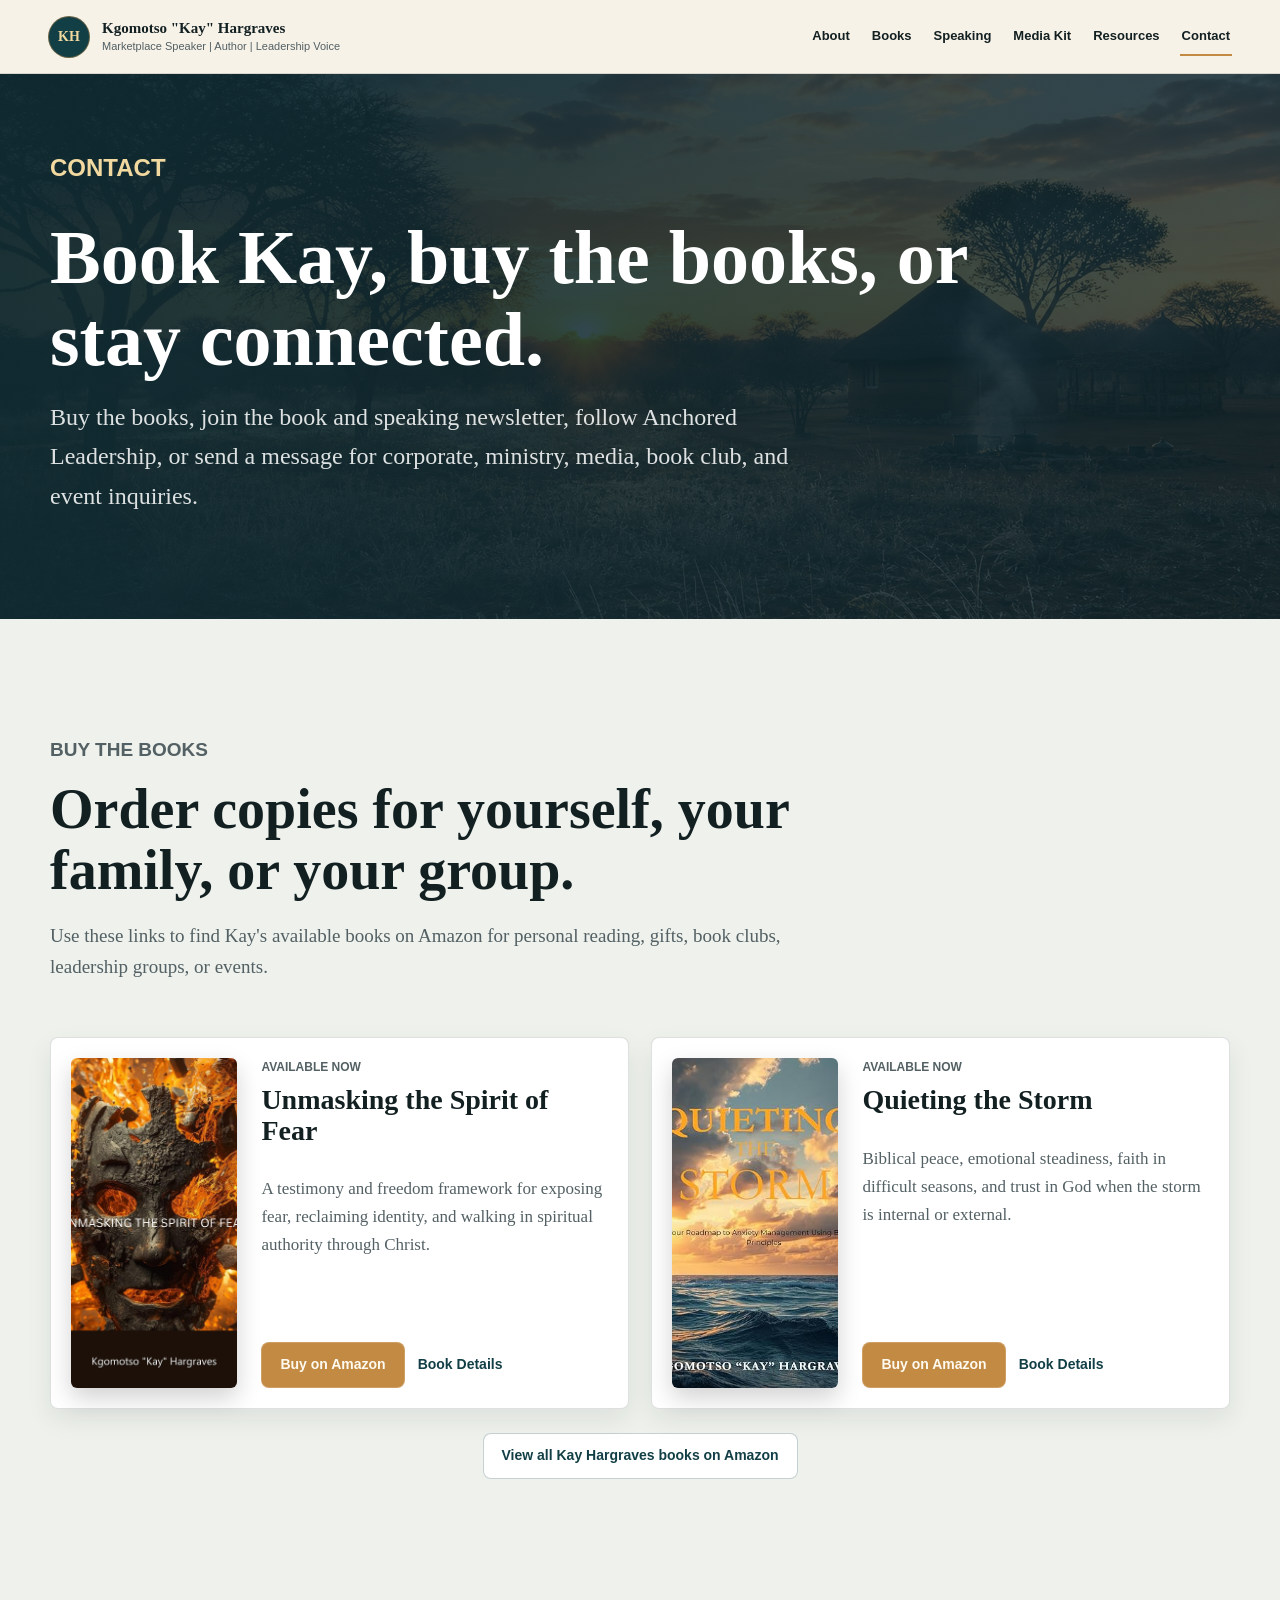
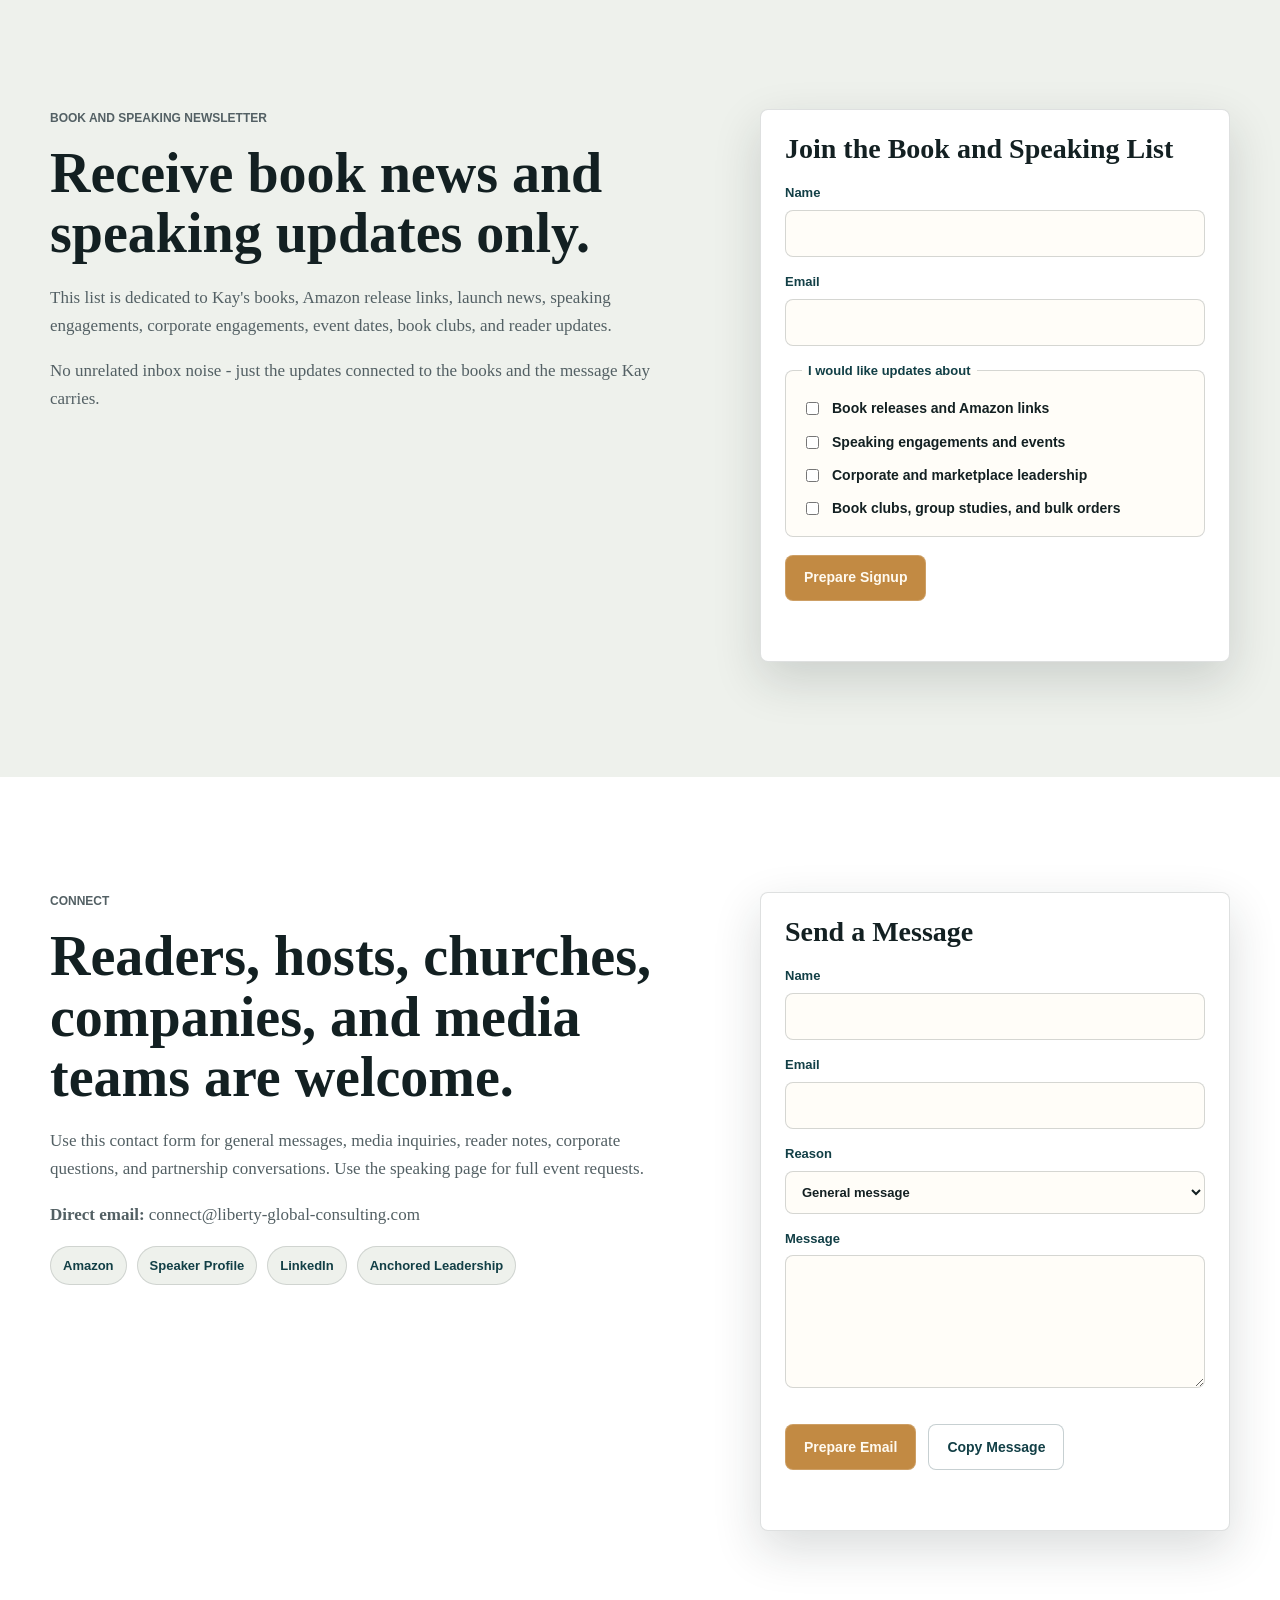
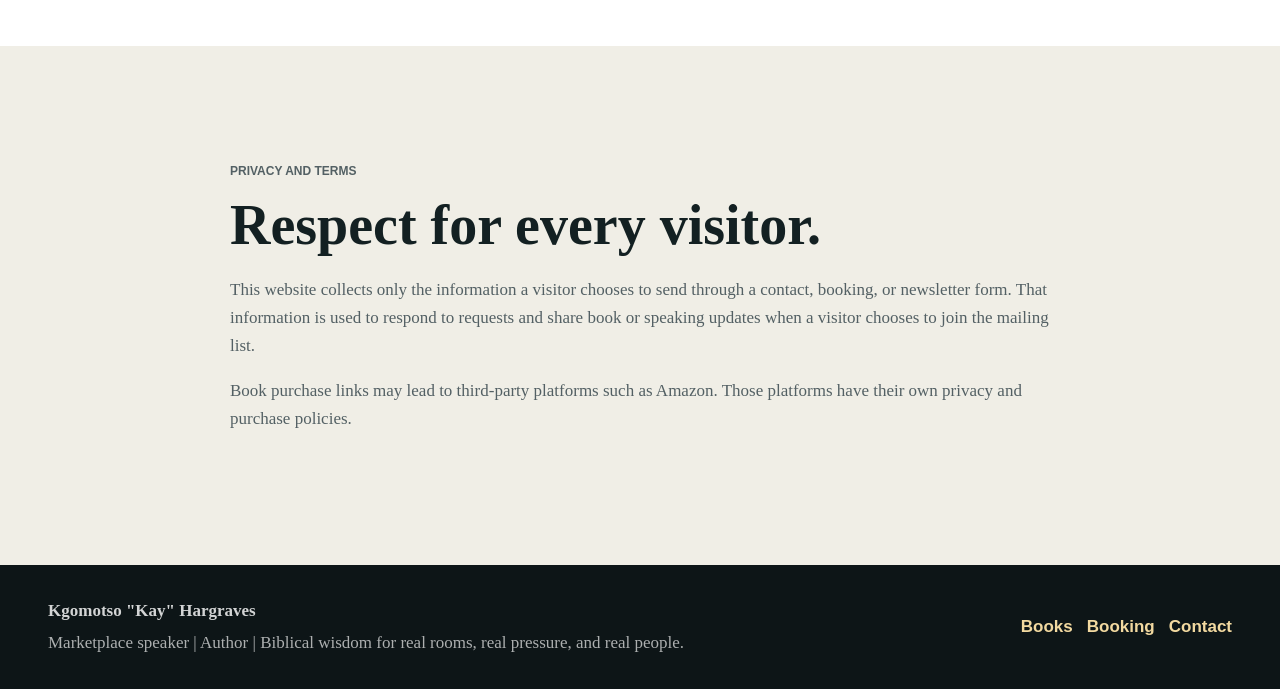
<file: contact.html>
<!doctype html>
<html lang="en">
  <head>
    <meta charset="utf-8" />
    <meta name="viewport" content="width=device-width, initial-scale=1" />
    <title>Contact | Kgomotso "Kay" Hargraves</title>
    <meta
      name="description"
      content="Contact Kgomotso Kay Hargraves for book updates, corporate speaking, marketplace leadership, media inquiries, newsletter signup, and booking requests."
    />
    <meta name="theme-color" content="#183b45" />
    <link rel="icon" href="assets/favicon.svg" type="image/svg+xml" />
    <link rel="stylesheet" href="styles.css" />
  </head>
  <body>
    <a class="skip-link" href="#main">Skip to main content</a>
    <header class="site-header" data-header>
      <a class="brand" href="index.html" aria-label="Kgomotso Kay Hargraves home">
        <span class="brand-mark">KH</span>
        <span>
          <strong>Kgomotso "Kay" Hargraves</strong>
          <small>Marketplace Speaker | Author | Leadership Voice</small>
        </span>
      </a>
      <button class="nav-toggle" type="button" aria-expanded="false" aria-controls="site-nav">
        <span></span><span></span><span></span>
      </button>
      <nav class="site-nav" id="site-nav" aria-label="Primary navigation">
        <a href="about.html">About</a>
        <a href="books.html">Books</a>
        <a href="speaking.html">Speaking</a>
        <a href="media.html">Media Kit</a>
        <a href="resources.html">Resources</a>
        <a href="contact.html" aria-current="page">Contact</a>
      </nav>
    </header>

    <main id="main">
      <section class="page-hero contact-hero">
        <div class="section-inner page-hero-inner">
          <p class="eyebrow">Contact</p>
          <h1>Book Kay, buy the books, or stay connected.</h1>
          <p>
            Buy the books, join the book and speaking newsletter, follow
            Anchored Leadership, or send a message for corporate, ministry,
            media, book club, and event inquiries.
          </p>
        </div>
      </section>

      <section class="section books-band" id="buy-books">
        <div class="section-inner">
          <div class="section-heading">
            <p class="eyebrow">Buy the Books</p>
            <h2>Order copies for yourself, your family, or your group.</h2>
            <p>
              Use these links to find Kay's available books on Amazon for
              personal reading, gifts, book clubs, leadership groups, or events.
            </p>
          </div>

          <div class="book-grid">
            <article class="book-card">
              <img src="assets/book-unmasking.jpg" alt="Unmasking the Spirit of Fear book cover" />
              <div class="book-copy">
                <p class="book-label">Available now</p>
                <h3>Unmasking the Spirit of Fear</h3>
                <p>
                  A testimony and freedom framework for exposing fear,
                  reclaiming identity, and walking in spiritual authority
                  through Christ.
                </p>
                <div class="button-row">
                  <a class="button button-primary" href="https://a.co/d/01dFoz53" target="_blank" rel="noreferrer">Buy on Amazon</a>
                  <a class="button button-text" href="books.html#unmasking">Book Details</a>
                </div>
              </div>
            </article>

            <article class="book-card">
              <img src="assets/book-quieting-the-storm.jpg" alt="Quieting the Storm book cover" />
              <div class="book-copy">
                <p class="book-label">Available now</p>
                <h3>Quieting the Storm</h3>
                <p>
                  Biblical peace, emotional steadiness, faith in difficult
                  seasons, and trust in God when the storm is internal or
                  external.
                </p>
                <div class="button-row">
                  <a class="button button-primary" href="https://www.amazon.com/s?k=Quieting+the+Storm+Kgomotso+Kay+Hargraves" target="_blank" rel="noreferrer">Buy on Amazon</a>
                  <a class="button button-text" href="books.html#quieting">Book Details</a>
                </div>
              </div>
            </article>
          </div>

          <div class="amazon-note">
            <a class="button button-secondary light" href="https://www.amazon.com/s?k=Kgomotso+Kay+Hargraves" target="_blank" rel="noreferrer">View all Kay Hargraves books on Amazon</a>
          </div>
        </div>
      </section>

      <section class="section newsletter-section" id="newsletter">
        <div class="section-inner contact-layout">
          <div>
            <p class="eyebrow">Book and Speaking Newsletter</p>
            <h2>Receive book news and speaking updates only.</h2>
            <p>
              This list is dedicated to Kay's books, Amazon release links,
              launch news, speaking engagements, corporate engagements, event
              dates, book clubs, and reader updates.
            </p>
            <p>
              No unrelated inbox noise - just the updates connected to the books
              and the message Kay carries.
            </p>
          </div>
          <form class="newsletter-form" data-form="newsletter">
            <h3>Join the Book and Speaking List</h3>
            <label>Name <input name="name" autocomplete="name" /></label>
            <label>Email <input type="email" name="email" autocomplete="email" required /></label>
            <fieldset class="choice-group">
              <legend>I would like updates about</legend>
              <label><input type="checkbox" name="interests" value="Book releases and Amazon links" /> Book releases and Amazon links</label>
              <label><input type="checkbox" name="interests" value="Speaking engagements and events" /> Speaking engagements and events</label>
              <label><input type="checkbox" name="interests" value="Corporate and marketplace leadership" /> Corporate and marketplace leadership</label>
              <label><input type="checkbox" name="interests" value="Book clubs, group studies, and bulk orders" /> Book clubs, group studies, and bulk orders</label>
            </fieldset>
            <button class="button button-primary" type="submit">Prepare Signup</button>
            <p class="form-status" data-form-status></p>
          </form>
        </div>
      </section>

      <section class="section contact-section">
        <div class="section-inner contact-layout">
          <div>
            <p class="eyebrow">Connect</p>
            <h2>Readers, hosts, churches, companies, and media teams are welcome.</h2>
            <p>
              Use this contact form for general messages, media inquiries,
              reader notes, corporate questions, and partnership conversations.
              Use the speaking page for full event requests.
            </p>
            <p><strong>Direct email:</strong> connect@liberty-global-consulting.com</p>
            <div class="platforms" aria-label="Platform links">
              <a href="https://www.amazon.com/s?k=Kgomotso+Kay+Hargraves" target="_blank" rel="noreferrer">Amazon</a>
              <a href="assets/kay-hargraves-speaker-profile.pdf" download>Speaker Profile</a>
              <a href="https://www.linkedin.com/in/kay-hargraves-mba-b415a14a/" target="_blank" rel="noreferrer">LinkedIn</a>
              <a href="https://www.linkedin.com/newsletters/%F0%9F%8C%BF-anchored-leadership-7407261797428383744/" target="_blank" rel="noreferrer">Anchored Leadership</a>
            </div>
          </div>

          <form class="contact-form" data-form="contact">
            <h3>Send a Message</h3>
            <label>Name <input name="name" autocomplete="name" required /></label>
            <label>Email <input type="email" name="email" autocomplete="email" required /></label>
            <label>Reason
              <select name="reason">
                <option>General message</option>
                <option>Media inquiry</option>
                <option>Corporate or marketplace leadership inquiry</option>
                <option>Book club or small group</option>
                <option>Partnership</option>
              </select>
            </label>
            <label>Message <textarea name="message" rows="5" required></textarea></label>
            <div class="form-actions">
              <button class="button button-primary" type="submit">Prepare Email</button>
              <button class="button button-secondary light" type="button" data-copy-form>Copy Message</button>
            </div>
            <p class="form-status" data-form-status></p>
          </form>
        </div>
      </section>

      <section class="section privacy-section" id="privacy">
        <div class="section-inner narrow">
          <p class="eyebrow">Privacy and Terms</p>
          <h2>Respect for every visitor.</h2>
          <p>
            This website collects only the information a visitor chooses to send
            through a contact, booking, or newsletter form. That information is
            used to respond to requests and share book or speaking updates when
            a visitor chooses to join the mailing list.
          </p>
          <p>
            Book purchase links may lead to third-party platforms such as Amazon.
            Those platforms have their own privacy and purchase policies.
          </p>
        </div>
      </section>
    </main>

    <footer class="site-footer">
      <div>
        <strong>Kgomotso "Kay" Hargraves</strong>
              <p>Marketplace speaker | Author | Biblical wisdom for real rooms, real pressure, and real people.</p>
      </div>
      <nav aria-label="Footer navigation">
        <a href="books.html">Books</a>
        <a href="speaking.html#booking">Booking</a>
        <a href="contact.html">Contact</a>
      </nav>
    </footer>
    <script src="script.js"></script>
  </body>
</html>
</file>
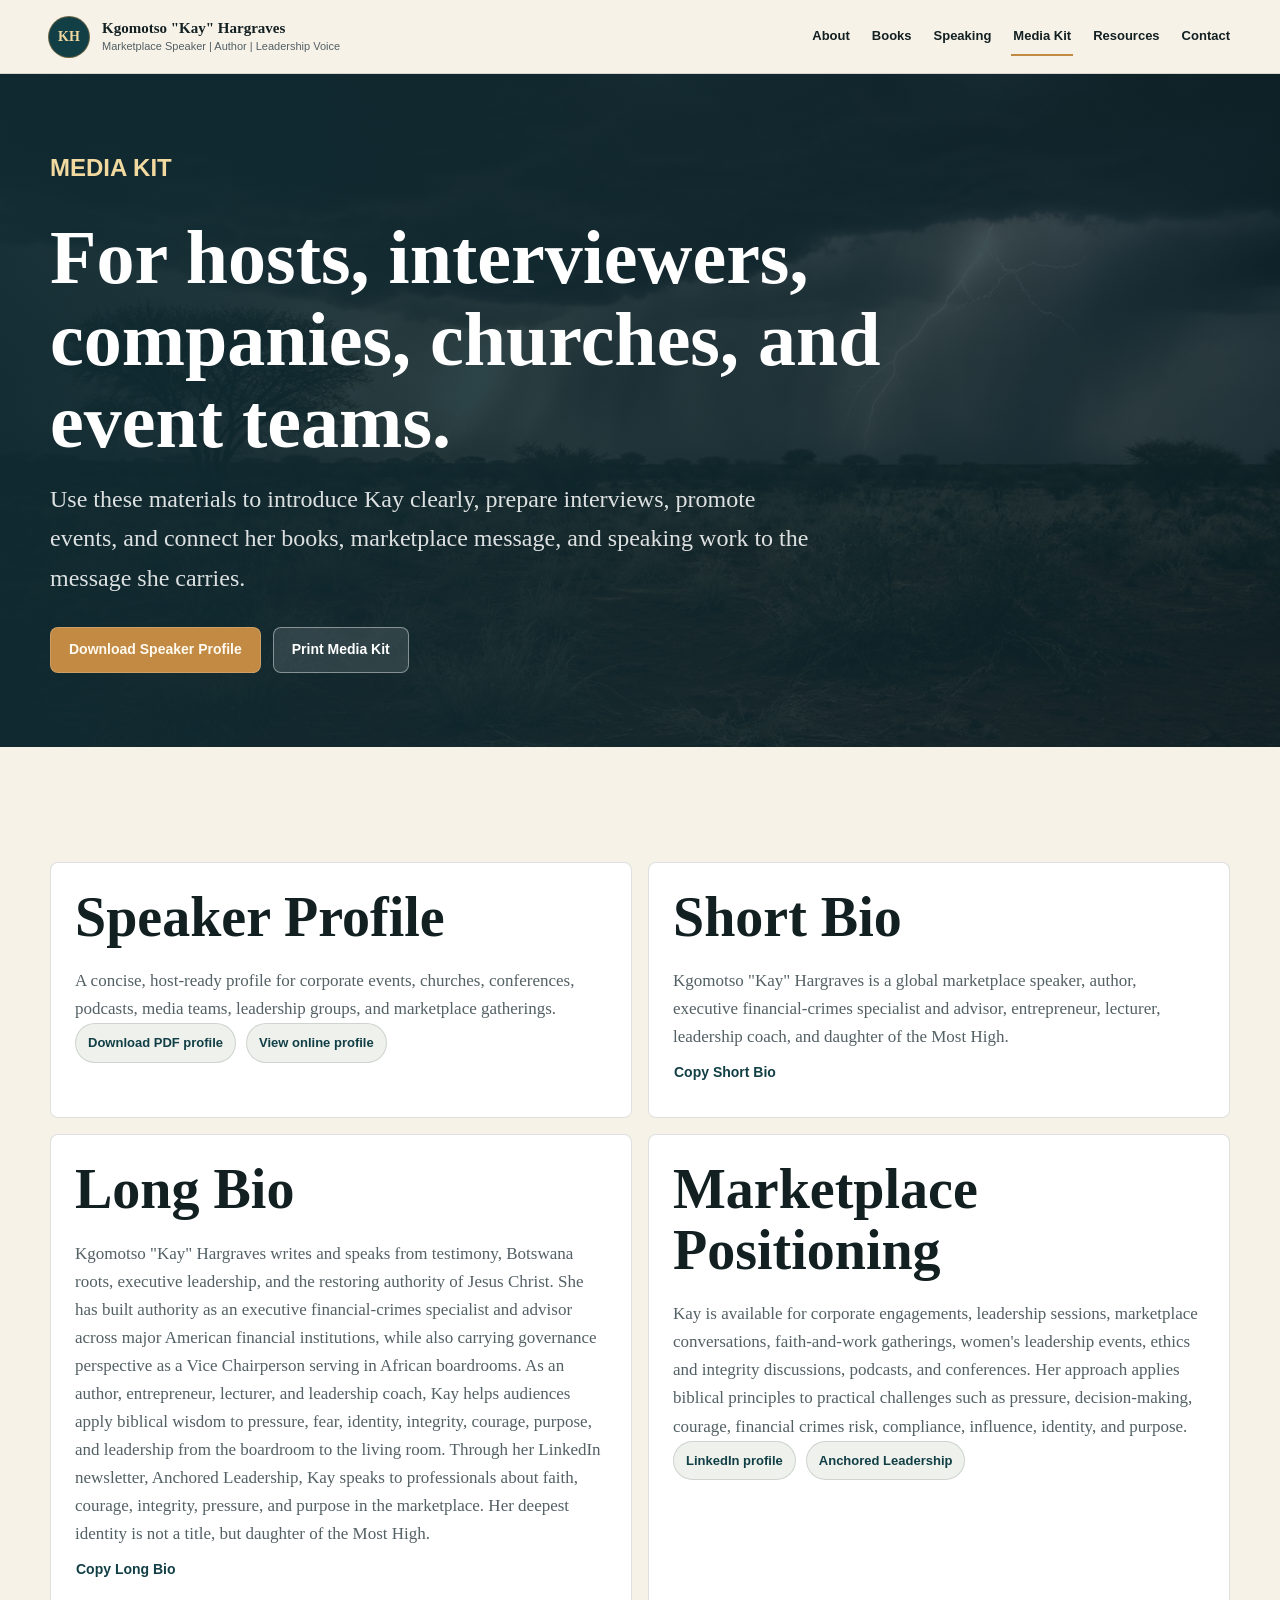
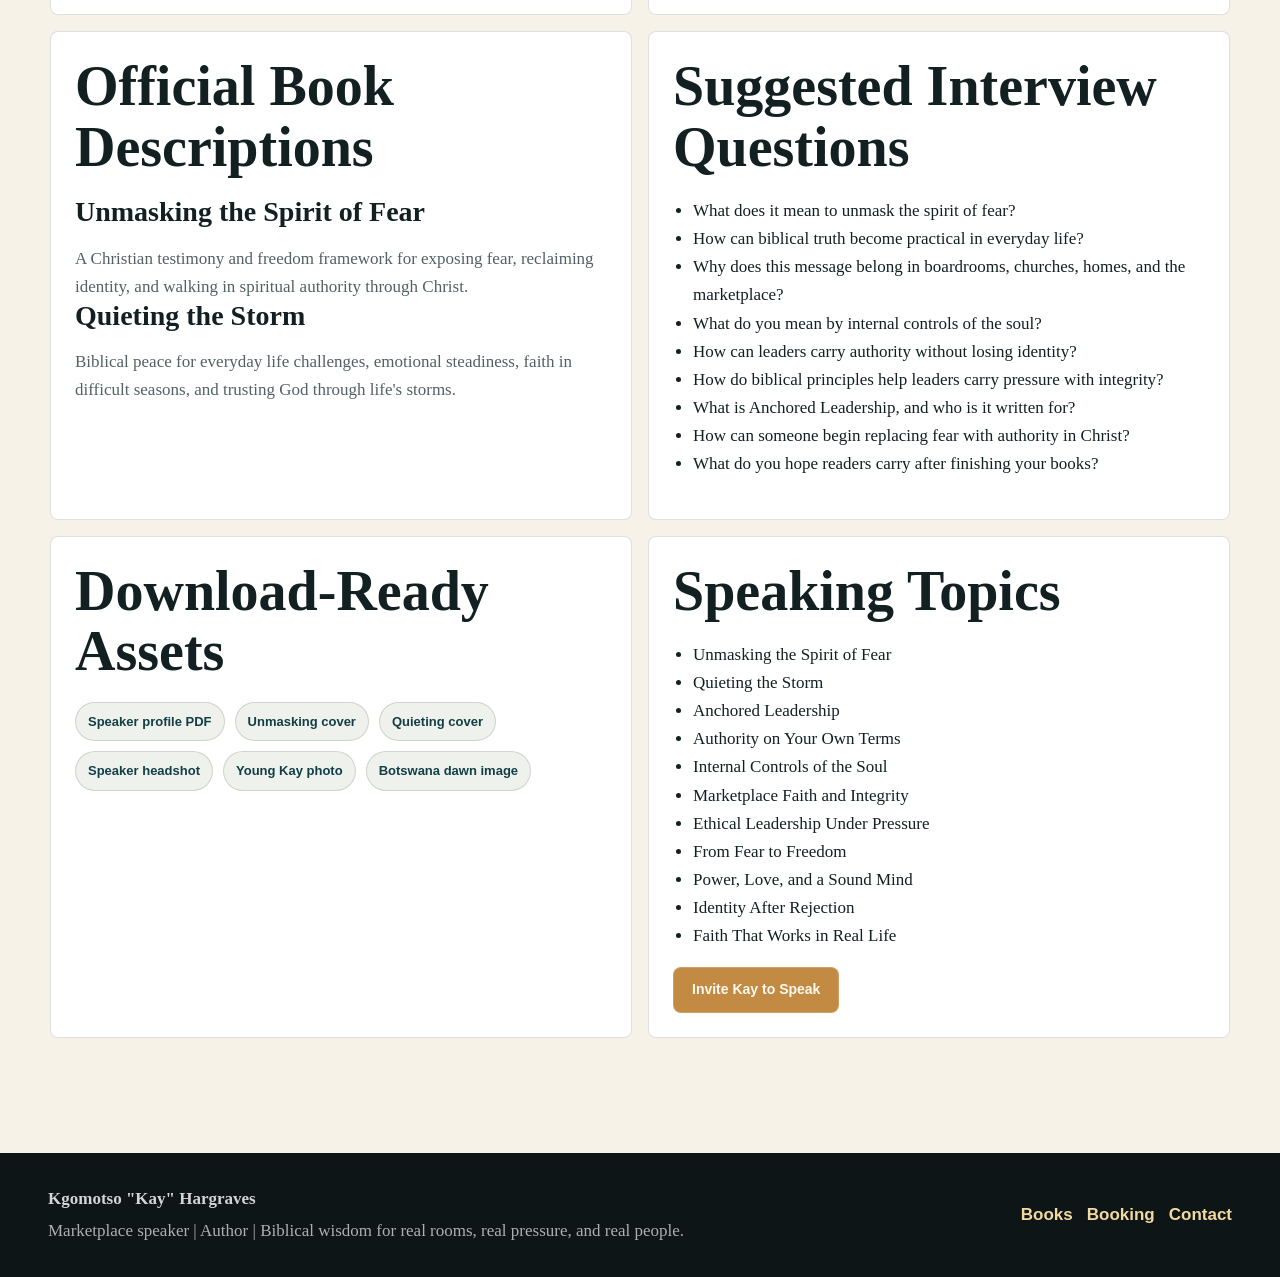
<file: media.html>
<!doctype html>
<html lang="en">
  <head>
    <meta charset="utf-8" />
    <meta name="viewport" content="width=device-width, initial-scale=1" />
    <title>Media Kit | Kgomotso "Kay" Hargraves</title>
    <meta
      name="description"
      content="Media kit for Kgomotso Kay Hargraves including bios, book descriptions, corporate speaking topics, suggested interview questions, LinkedIn newsletter links, and assets."
    />
    <meta name="theme-color" content="#183b45" />
    <link rel="icon" href="assets/favicon.svg" type="image/svg+xml" />
    <link rel="stylesheet" href="styles.css" />
  </head>
  <body>
    <a class="skip-link" href="#main">Skip to main content</a>
    <header class="site-header" data-header>
      <a class="brand" href="index.html" aria-label="Kgomotso Kay Hargraves home">
        <span class="brand-mark">KH</span>
        <span>
          <strong>Kgomotso "Kay" Hargraves</strong>
          <small>Marketplace Speaker | Author | Leadership Voice</small>
        </span>
      </a>
      <button class="nav-toggle" type="button" aria-expanded="false" aria-controls="site-nav">
        <span></span><span></span><span></span>
      </button>
      <nav class="site-nav" id="site-nav" aria-label="Primary navigation">
        <a href="about.html">About</a>
        <a href="books.html">Books</a>
        <a href="speaking.html">Speaking</a>
        <a href="media.html" aria-current="page">Media Kit</a>
        <a href="resources.html">Resources</a>
        <a href="contact.html">Contact</a>
      </nav>
    </header>

    <main id="main">
      <section class="page-hero media-hero">
        <div class="section-inner page-hero-inner">
          <p class="eyebrow">Media Kit</p>
          <h1>For hosts, interviewers, companies, churches, and event teams.</h1>
          <p>
            Use these materials to introduce Kay clearly, prepare interviews,
            promote events, and connect her books, marketplace message, and
            speaking work to the message she carries.
          </p>
          <div class="hero-actions">
            <a class="button button-primary" href="assets/kay-hargraves-speaker-profile.pdf" download>Download Speaker Profile</a>
            <button class="button button-secondary" type="button" onclick="window.print()">Print Media Kit</button>
          </div>
        </div>
      </section>

      <section class="section">
        <div class="section-inner media-layout">
          <article class="media-panel">
            <h2>Speaker Profile</h2>
            <p>
              A concise, host-ready profile for corporate events, churches,
              conferences, podcasts, media teams, leadership groups, and
              marketplace gatherings.
            </p>
            <div class="asset-grid">
              <a href="assets/kay-hargraves-speaker-profile.pdf" download>Download PDF profile</a>
              <a href="speaker-profile.html">View online profile</a>
            </div>
          </article>

          <article class="media-panel">
            <h2>Short Bio</h2>
            <p data-copy-source="short-bio">
              Kgomotso "Kay" Hargraves is a global marketplace speaker,
              author, executive financial-crimes specialist and advisor,
              entrepreneur, lecturer, leadership coach, and daughter of the
              Most High.
            </p>
            <button class="button button-text" type="button" data-copy-target="short-bio">Copy Short Bio</button>
          </article>

          <article class="media-panel">
            <h2>Long Bio</h2>
            <p data-copy-source="long-bio">
              Kgomotso "Kay" Hargraves writes and speaks from testimony,
              Botswana roots, executive leadership, and the restoring authority
              of Jesus Christ. She has built authority as an executive
              financial-crimes specialist and advisor across major American
              financial institutions, while also carrying governance perspective
              as a Vice Chairperson serving in African boardrooms. As an author,
              entrepreneur, lecturer, and leadership coach, Kay helps audiences
              apply biblical wisdom to pressure, fear, identity, integrity,
              courage, purpose, and leadership from the boardroom to the living
              room. Through her LinkedIn newsletter, Anchored Leadership, Kay
              speaks to professionals about faith, courage, integrity, pressure,
              and purpose in the marketplace. Her deepest identity is not a
              title, but daughter of the Most High.
            </p>
            <button class="button button-text" type="button" data-copy-target="long-bio">Copy Long Bio</button>
          </article>

          <article class="media-panel">
            <h2>Marketplace Positioning</h2>
            <p>
              Kay is available for corporate engagements, leadership sessions,
              marketplace conversations, faith-and-work gatherings, women's
              leadership events, ethics and integrity discussions, podcasts, and
              conferences. Her approach applies biblical principles to practical
              challenges such as pressure, decision-making, courage, financial
              crimes risk, compliance, influence, identity, and purpose.
            </p>
            <div class="asset-grid">
              <a href="https://www.linkedin.com/in/kay-hargraves-mba-b415a14a/" target="_blank" rel="noreferrer">LinkedIn profile</a>
              <a href="https://www.linkedin.com/newsletters/%F0%9F%8C%BF-anchored-leadership-7407261797428383744/" target="_blank" rel="noreferrer">Anchored Leadership</a>
            </div>
          </article>

          <article class="media-panel">
            <h2>Official Book Descriptions</h2>
            <h3>Unmasking the Spirit of Fear</h3>
            <p>
              A Christian testimony and freedom framework for exposing fear,
              reclaiming identity, and walking in spiritual authority through Christ.
            </p>
            <h3>Quieting the Storm</h3>
            <p>
              Biblical peace for everyday life challenges, emotional steadiness,
              faith in difficult seasons, and trusting God through life's storms.
            </p>
          </article>

          <article class="media-panel">
            <h2>Suggested Interview Questions</h2>
            <ul>
              <li>What does it mean to unmask the spirit of fear?</li>
              <li>How can biblical truth become practical in everyday life?</li>
              <li>Why does this message belong in boardrooms, churches, homes, and the marketplace?</li>
              <li>What do you mean by internal controls of the soul?</li>
              <li>How can leaders carry authority without losing identity?</li>
              <li>How do biblical principles help leaders carry pressure with integrity?</li>
              <li>What is Anchored Leadership, and who is it written for?</li>
              <li>How can someone begin replacing fear with authority in Christ?</li>
              <li>What do you hope readers carry after finishing your books?</li>
            </ul>
          </article>

          <article class="media-panel">
            <h2>Download-Ready Assets</h2>
            <div class="asset-grid">
              <a href="assets/kay-hargraves-speaker-profile.pdf" download>Speaker profile PDF</a>
              <a href="assets/book-unmasking.jpg" download>Unmasking cover</a>
              <a href="assets/book-quieting-the-storm.jpg" download>Quieting cover</a>
              <a href="assets/kay-hargraves-speaker-headshot.png" download>Speaker headshot</a>
              <a href="assets/young-kay-child-of-the-sun.jpg" download>Young Kay photo</a>
              <a href="assets/hero-botswana-dawn.jpg" download>Botswana dawn image</a>
            </div>
          </article>

          <article class="media-panel">
            <h2>Speaking Topics</h2>
            <ul class="columns-list">
              <li>Unmasking the Spirit of Fear</li>
              <li>Quieting the Storm</li>
              <li>Anchored Leadership</li>
              <li>Authority on Your Own Terms</li>
              <li>Internal Controls of the Soul</li>
              <li>Marketplace Faith and Integrity</li>
              <li>Ethical Leadership Under Pressure</li>
              <li>From Fear to Freedom</li>
              <li>Power, Love, and a Sound Mind</li>
              <li>Identity After Rejection</li>
              <li>Faith That Works in Real Life</li>
            </ul>
            <a class="button button-primary" href="speaking.html#booking">Invite Kay to Speak</a>
          </article>
        </div>
      </section>
    </main>

    <footer class="site-footer">
      <div>
        <strong>Kgomotso "Kay" Hargraves</strong>
        <p>Marketplace speaker | Author | Biblical wisdom for real rooms, real pressure, and real people.</p>
      </div>
      <nav aria-label="Footer navigation">
        <a href="books.html">Books</a>
        <a href="speaking.html#booking">Booking</a>
        <a href="contact.html">Contact</a>
      </nav>
    </footer>
    <script src="script.js"></script>
  </body>
</html>
</file>
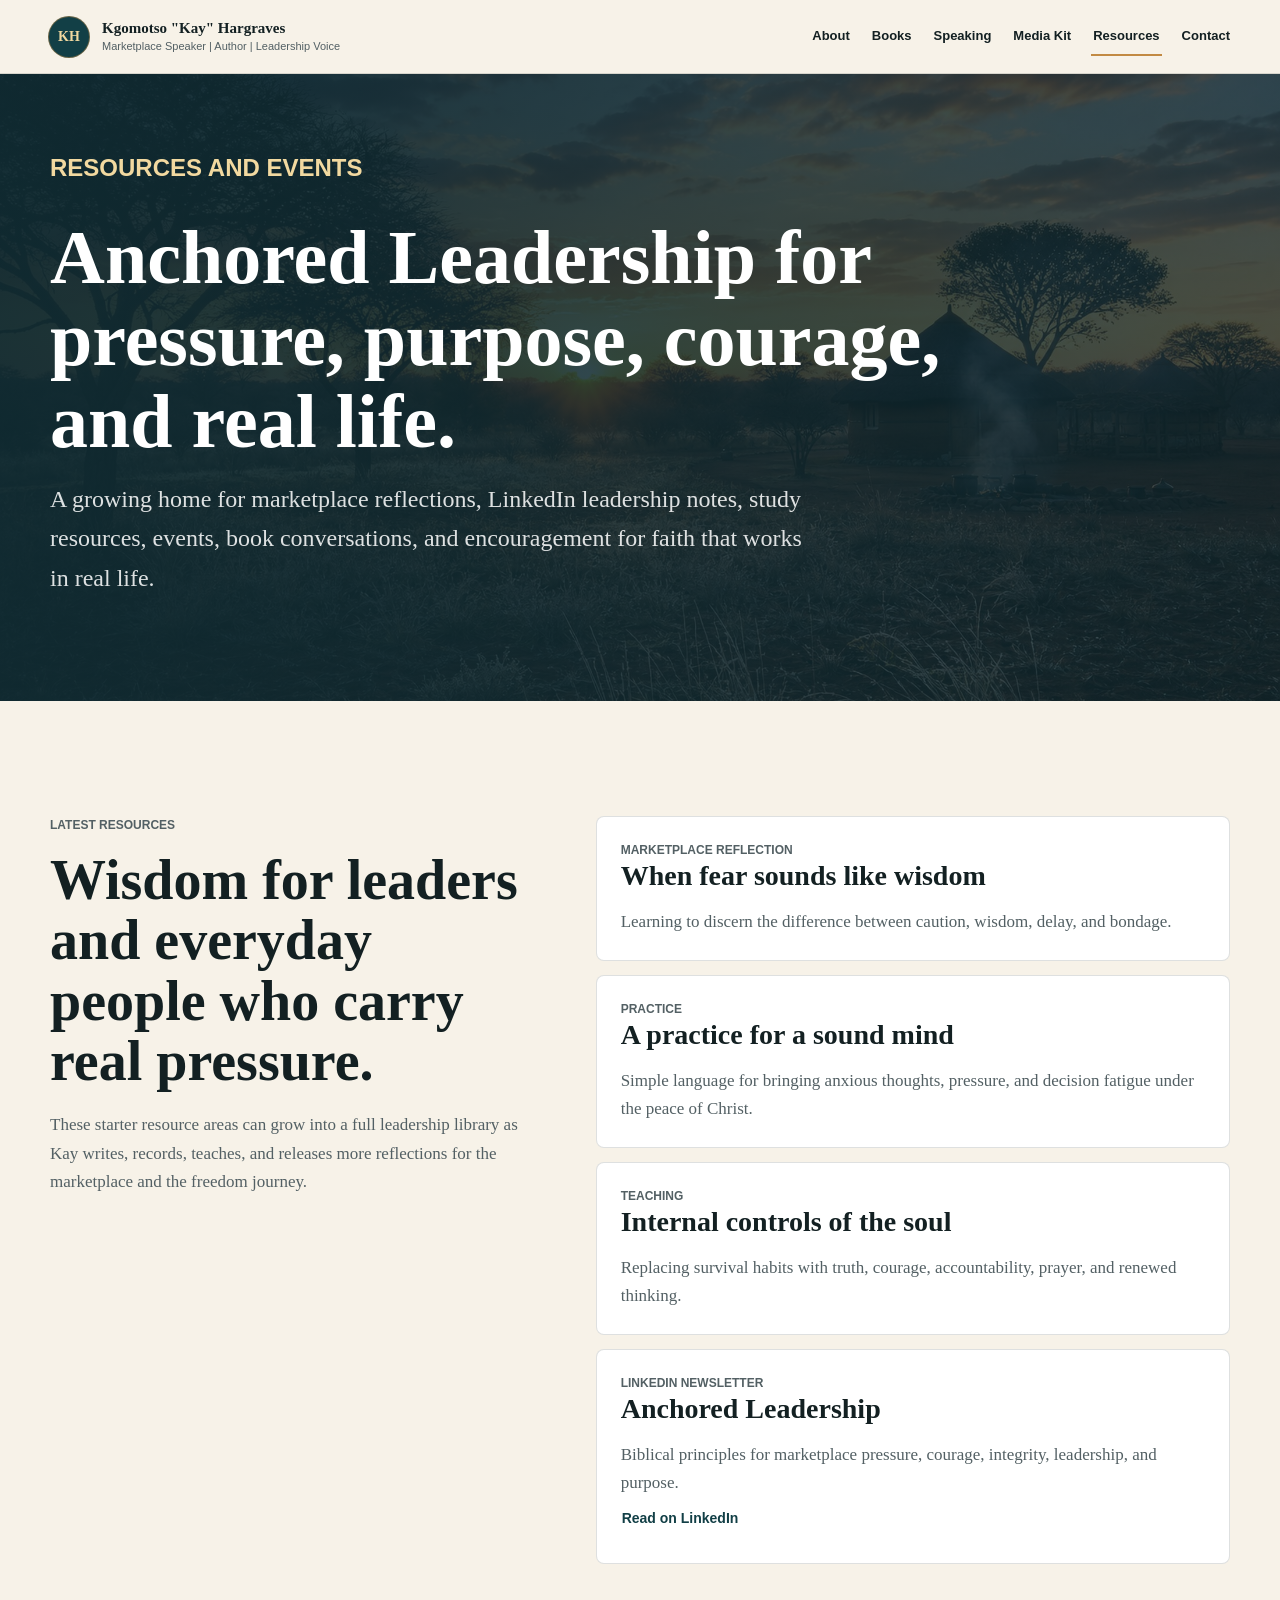
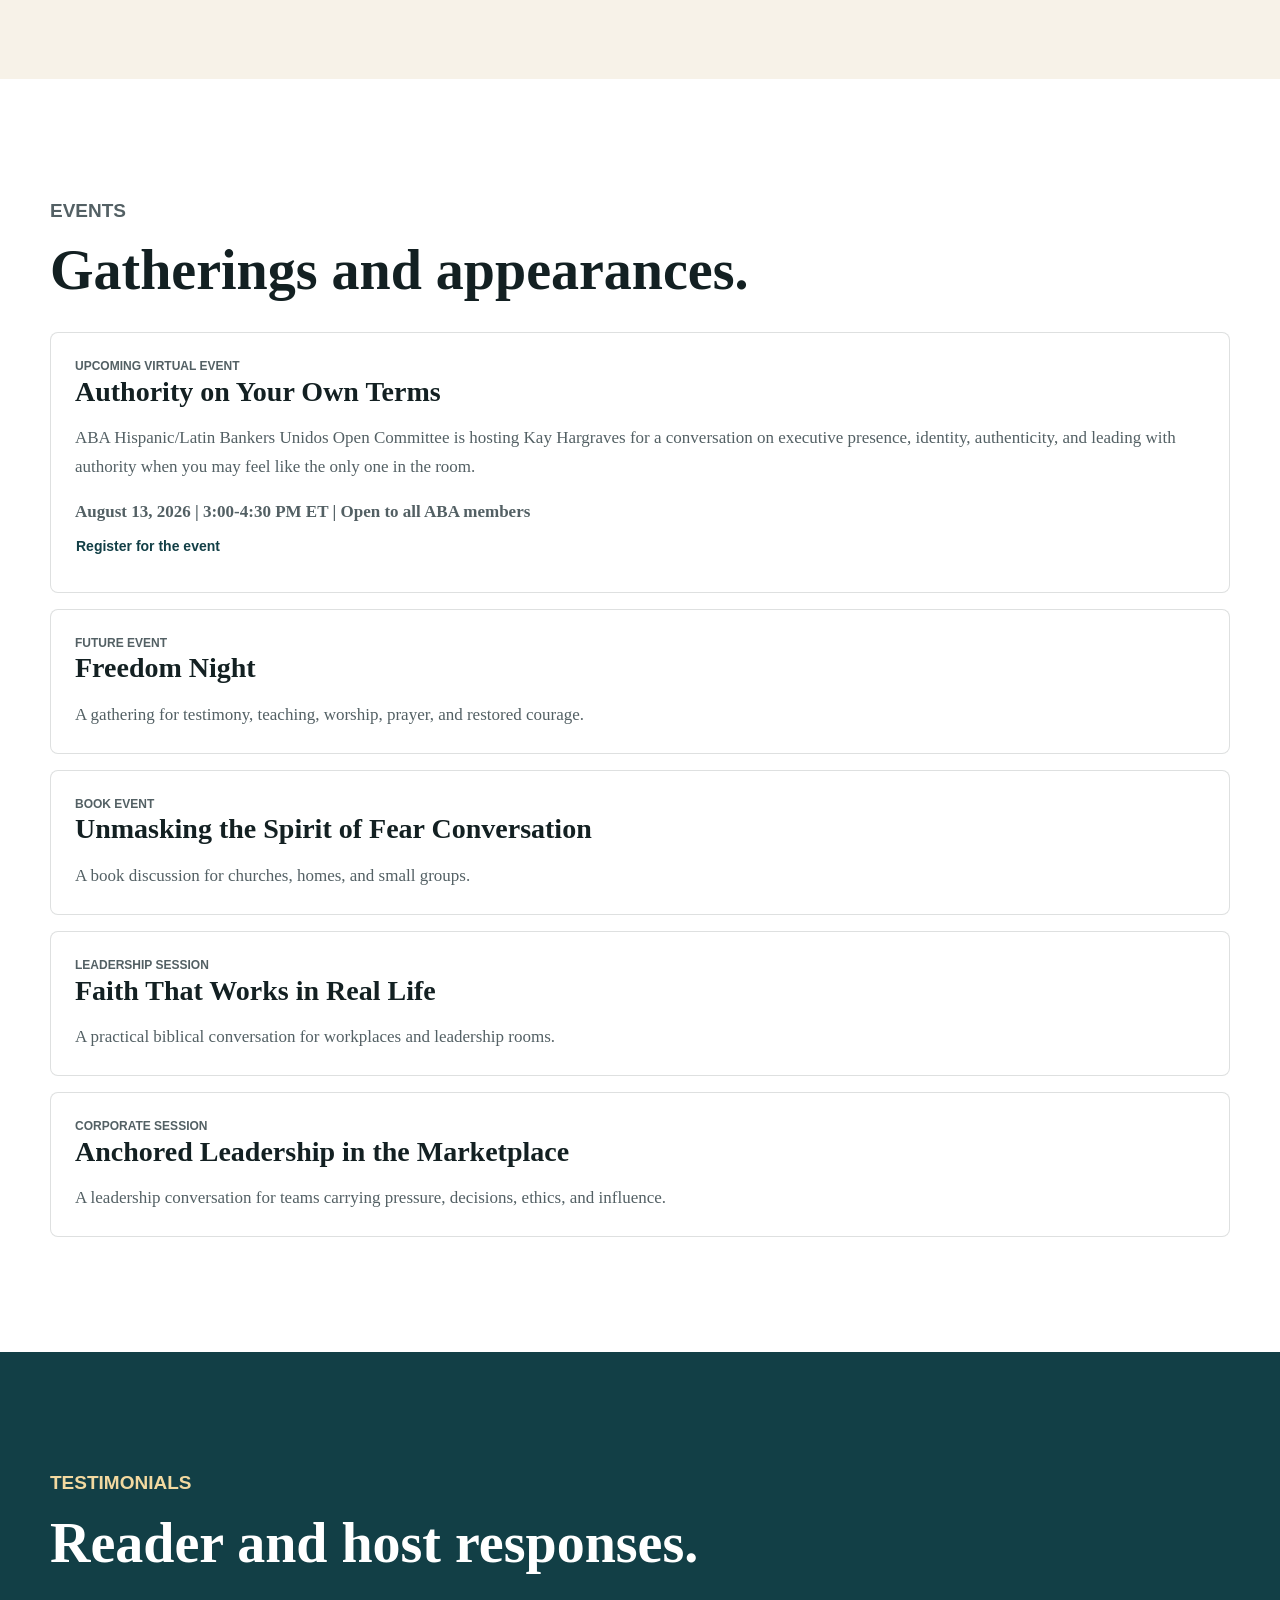
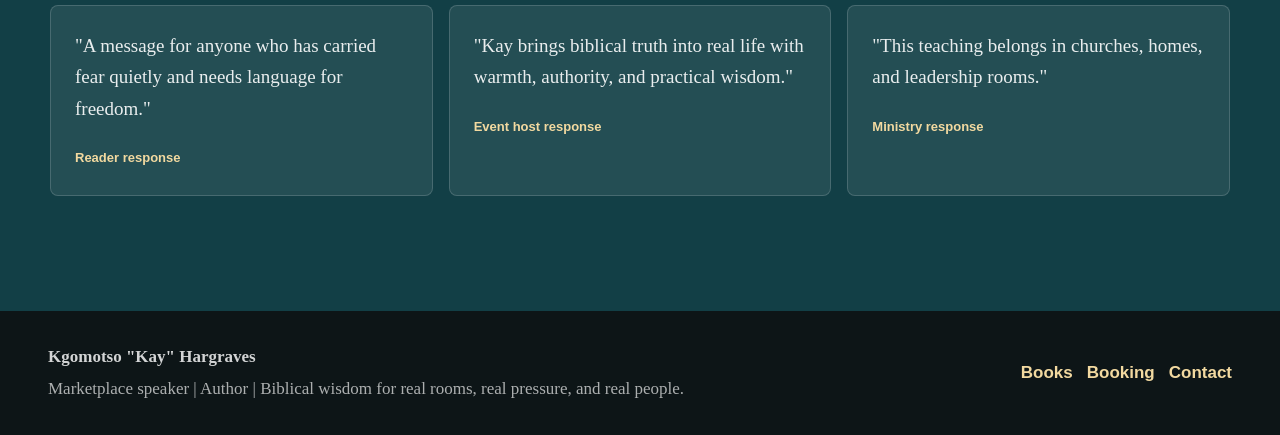
<file: resources.html>
<!doctype html>
<html lang="en">
  <head>
    <meta charset="utf-8" />
    <meta name="viewport" content="width=device-width, initial-scale=1" />
    <title>Resources and Events | Kgomotso "Kay" Hargraves</title>
    <meta
      name="description"
      content="Anchored Leadership resources, marketplace reflections, events, and testimonials from Kgomotso Kay Hargraves."
    />
    <meta name="theme-color" content="#183b45" />
    <link rel="icon" href="assets/favicon.svg" type="image/svg+xml" />
    <link rel="stylesheet" href="styles.css" />
  </head>
  <body>
    <a class="skip-link" href="#main">Skip to main content</a>
    <header class="site-header" data-header>
      <a class="brand" href="index.html" aria-label="Kgomotso Kay Hargraves home">
        <span class="brand-mark">KH</span>
        <span>
          <strong>Kgomotso "Kay" Hargraves</strong>
          <small>Marketplace Speaker | Author | Leadership Voice</small>
        </span>
      </a>
      <button class="nav-toggle" type="button" aria-expanded="false" aria-controls="site-nav">
        <span></span><span></span><span></span>
      </button>
      <nav class="site-nav" id="site-nav" aria-label="Primary navigation">
        <a href="about.html">About</a>
        <a href="books.html">Books</a>
        <a href="speaking.html">Speaking</a>
        <a href="media.html">Media Kit</a>
        <a href="resources.html" aria-current="page">Resources</a>
        <a href="contact.html">Contact</a>
      </nav>
    </header>

    <main id="main">
      <section class="page-hero resources-hero">
        <div class="section-inner page-hero-inner">
          <p class="eyebrow">Resources and Events</p>
          <h1>Anchored Leadership for pressure, purpose, courage, and real life.</h1>
          <p>
            A growing home for marketplace reflections, LinkedIn leadership
            notes, study resources, events, book conversations, and encouragement
            for faith that works in real life.
          </p>
        </div>
      </section>

      <section class="section resources-section">
        <div class="section-inner preview-layout">
          <div>
            <p class="eyebrow">Latest resources</p>
            <h2>Wisdom for leaders and everyday people who carry real pressure.</h2>
            <p>
              These starter resource areas can grow into a full leadership
              library as Kay writes, records, teaches, and releases more
              reflections for the marketplace and the freedom journey.
            </p>
          </div>
          <div class="resource-list">
            <article>
              <p class="resource-type">Marketplace reflection</p>
              <h3>When fear sounds like wisdom</h3>
              <p>Learning to discern the difference between caution, wisdom, delay, and bondage.</p>
            </article>
            <article>
              <p class="resource-type">Practice</p>
              <h3>A practice for a sound mind</h3>
              <p>Simple language for bringing anxious thoughts, pressure, and decision fatigue under the peace of Christ.</p>
            </article>
            <article>
              <p class="resource-type">Teaching</p>
              <h3>Internal controls of the soul</h3>
              <p>Replacing survival habits with truth, courage, accountability, prayer, and renewed thinking.</p>
            </article>
            <article>
              <p class="resource-type">LinkedIn newsletter</p>
              <h3>Anchored Leadership</h3>
              <p>Biblical principles for marketplace pressure, courage, integrity, leadership, and purpose.</p>
              <a class="button button-text" href="https://www.linkedin.com/newsletters/%F0%9F%8C%BF-anchored-leadership-7407261797428383744/" target="_blank" rel="noreferrer">Read on LinkedIn</a>
            </article>
          </div>
        </div>
      </section>

      <section class="section events-section">
        <div class="section-inner">
          <div class="section-heading compact">
            <p class="eyebrow">Events</p>
            <h2>Gatherings and appearances.</h2>
          </div>
          <div class="event-list">
            <article>
              <p class="resource-type">Upcoming virtual event</p>
              <h3>Authority on Your Own Terms</h3>
              <p>
                ABA Hispanic/Latin Bankers Unidos Open Committee is hosting Kay
                Hargraves for a conversation on executive presence, identity,
                authenticity, and leading with authority when you may feel like
                the only one in the room.
              </p>
              <p><strong>August 13, 2026 | 3:00-4:30 PM ET | Open to all ABA members</strong></p>
              <a class="button button-text" href="https://lnkd.in/e4z_nXPF" target="_blank" rel="noreferrer">Register for the event</a>
            </article>
            <article>
              <p class="resource-type">Future event</p>
              <h3>Freedom Night</h3>
              <p>A gathering for testimony, teaching, worship, prayer, and restored courage.</p>
            </article>
            <article>
              <p class="resource-type">Book event</p>
              <h3>Unmasking the Spirit of Fear Conversation</h3>
              <p>A book discussion for churches, homes, and small groups.</p>
            </article>
            <article>
              <p class="resource-type">Leadership session</p>
              <h3>Faith That Works in Real Life</h3>
              <p>A practical biblical conversation for workplaces and leadership rooms.</p>
            </article>
            <article>
              <p class="resource-type">Corporate session</p>
              <h3>Anchored Leadership in the Marketplace</h3>
              <p>A leadership conversation for teams carrying pressure, decisions, ethics, and influence.</p>
            </article>
          </div>
        </div>
      </section>

      <section class="section testimonials-section">
        <div class="section-inner">
          <div class="section-heading compact">
            <p class="eyebrow">Testimonials</p>
            <h2>Reader and host responses.</h2>
          </div>
          <div class="testimonial-grid">
            <blockquote>
              <p>"A message for anyone who has carried fear quietly and needs language for freedom."</p>
              <cite>Reader response</cite>
            </blockquote>
            <blockquote>
              <p>"Kay brings biblical truth into real life with warmth, authority, and practical wisdom."</p>
              <cite>Event host response</cite>
            </blockquote>
            <blockquote>
              <p>"This teaching belongs in churches, homes, and leadership rooms."</p>
              <cite>Ministry response</cite>
            </blockquote>
          </div>
        </div>
      </section>
    </main>

    <footer class="site-footer">
      <div>
        <strong>Kgomotso "Kay" Hargraves</strong>
        <p>Marketplace speaker | Author | Biblical wisdom for real rooms, real pressure, and real people.</p>
      </div>
      <nav aria-label="Footer navigation">
        <a href="books.html">Books</a>
        <a href="speaking.html#booking">Booking</a>
        <a href="contact.html">Contact</a>
      </nav>
    </footer>
    <script src="script.js"></script>
  </body>
</html>
</file>
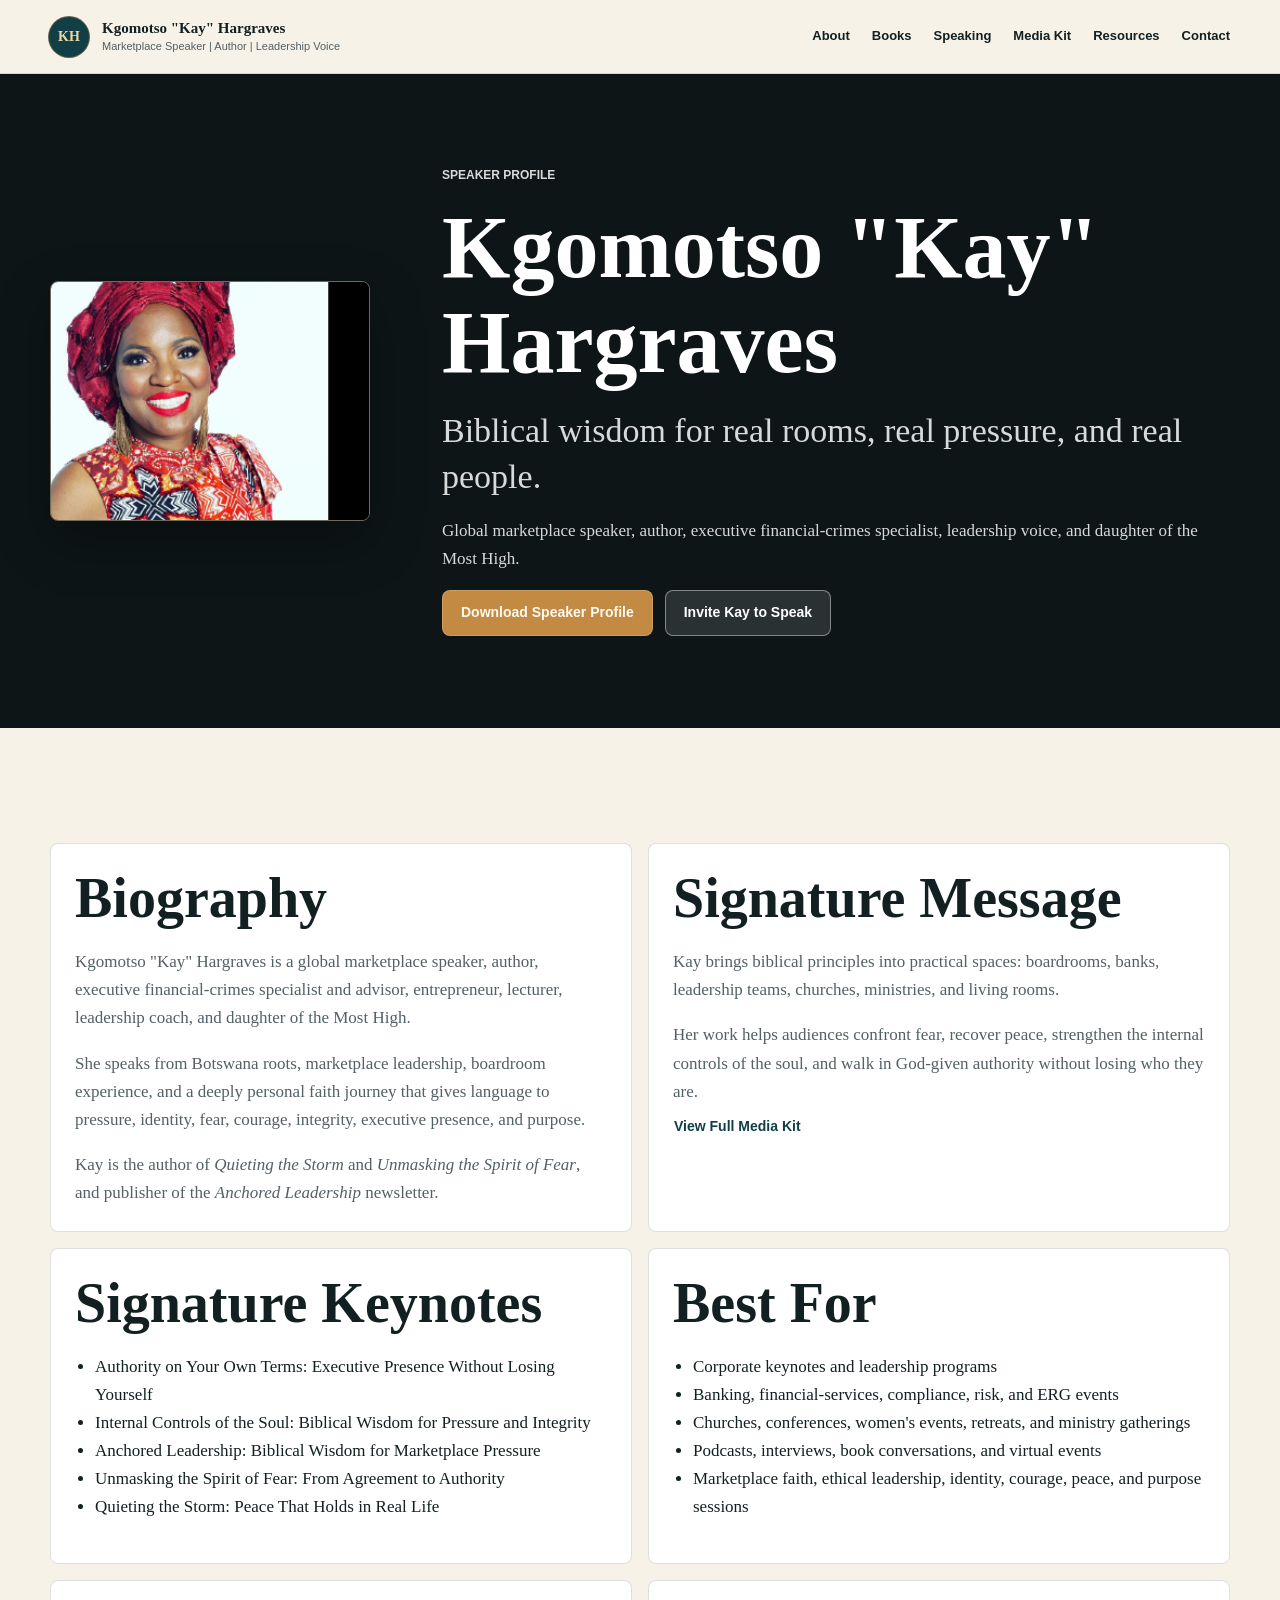
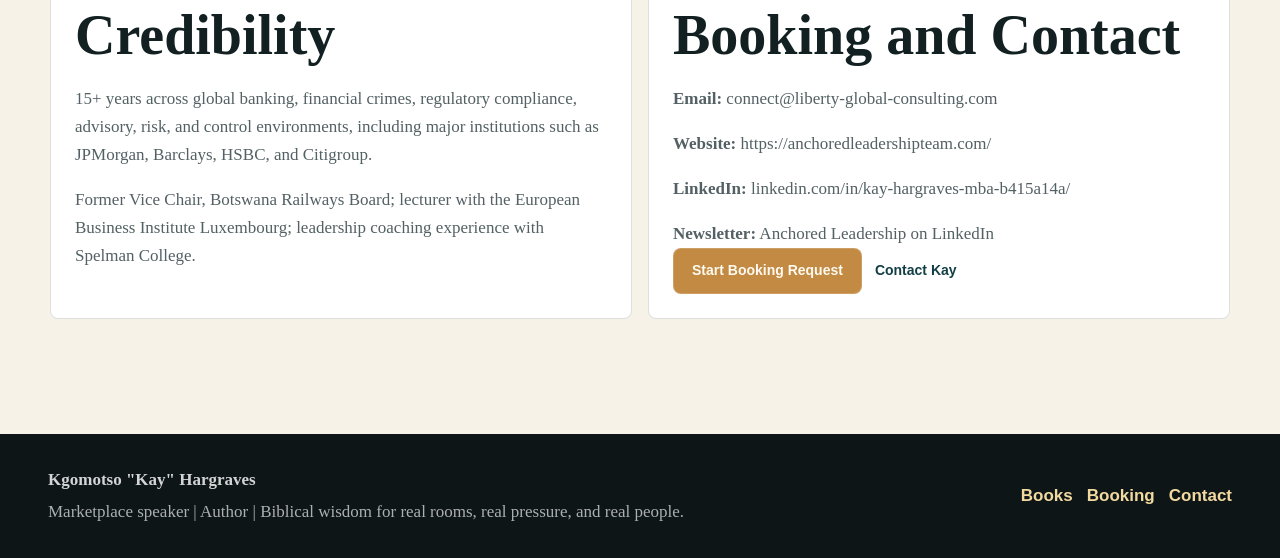
<file: speaker-profile.html>
<!doctype html>
<html lang="en">
  <head>
    <meta charset="utf-8" />
    <meta name="viewport" content="width=device-width, initial-scale=1" />
    <title>Speaker Profile | Kgomotso "Kay" Hargraves</title>
    <meta
      name="description"
      content="Speaker profile for Kgomotso Kay Hargraves, global marketplace speaker, author, executive financial-crimes specialist, leadership voice, and daughter of the Most High."
    />
    <meta name="theme-color" content="#183b45" />
    <link rel="icon" href="assets/favicon.svg" type="image/svg+xml" />
    <link rel="stylesheet" href="styles.css" />
  </head>
  <body>
    <a class="skip-link" href="#main">Skip to main content</a>
    <header class="site-header" data-header>
      <a class="brand" href="index.html" aria-label="Kgomotso Kay Hargraves home">
        <span class="brand-mark">KH</span>
        <span>
          <strong>Kgomotso "Kay" Hargraves</strong>
          <small>Marketplace Speaker | Author | Leadership Voice</small>
        </span>
      </a>
      <button class="nav-toggle" type="button" aria-expanded="false" aria-controls="site-nav">
        <span></span><span></span><span></span>
      </button>
      <nav class="site-nav" id="site-nav" aria-label="Primary navigation">
        <a href="about.html">About</a>
        <a href="books.html">Books</a>
        <a href="speaking.html">Speaking</a>
        <a href="media.html">Media Kit</a>
        <a href="resources.html">Resources</a>
        <a href="contact.html">Contact</a>
      </nav>
    </header>

    <main id="main">
      <section class="profile-hero">
        <div class="section-inner profile-hero-inner">
          <img src="assets/kay-hargraves-speaker-headshot.png" alt="Kgomotso Kay Hargraves speaker headshot" />
          <div>
            <p class="eyebrow">Speaker Profile</p>
            <h1>Kgomotso "Kay" Hargraves</h1>
            <p class="hero-lead">Biblical wisdom for real rooms, real pressure, and real people.</p>
            <p>
              Global marketplace speaker, author, executive financial-crimes
              specialist, leadership voice, and daughter of the Most High.
            </p>
            <div class="hero-actions">
              <a class="button button-primary" href="assets/kay-hargraves-speaker-profile.pdf" download>Download Speaker Profile</a>
              <a class="button button-secondary" href="speaking.html#booking">Invite Kay to Speak</a>
            </div>
          </div>
        </div>
      </section>

      <section class="section">
        <div class="section-inner media-layout">
          <article class="media-panel">
            <h2>Biography</h2>
            <p>
              Kgomotso "Kay" Hargraves is a global marketplace speaker, author,
              executive financial-crimes specialist and advisor, entrepreneur,
              lecturer, leadership coach, and daughter of the Most High.
            </p>
            <p>
              She speaks from Botswana roots, marketplace leadership, boardroom
              experience, and a deeply personal faith journey that gives
              language to pressure, identity, fear, courage, integrity,
              executive presence, and purpose.
            </p>
            <p>
              Kay is the author of <em>Quieting the Storm</em> and
              <em>Unmasking the Spirit of Fear</em>, and publisher of the
              <em>Anchored Leadership</em> newsletter.
            </p>
          </article>

          <article class="media-panel">
            <h2>Signature Message</h2>
            <p>
              Kay brings biblical principles into practical spaces: boardrooms,
              banks, leadership teams, churches, ministries, and living rooms.
            </p>
            <p>
              Her work helps audiences confront fear, recover peace, strengthen
              the internal controls of the soul, and walk in God-given authority
              without losing who they are.
            </p>
            <a class="button button-text" href="media.html">View Full Media Kit</a>
          </article>

          <article class="media-panel">
            <h2>Signature Keynotes</h2>
            <ul>
              <li>Authority on Your Own Terms: Executive Presence Without Losing Yourself</li>
              <li>Internal Controls of the Soul: Biblical Wisdom for Pressure and Integrity</li>
              <li>Anchored Leadership: Biblical Wisdom for Marketplace Pressure</li>
              <li>Unmasking the Spirit of Fear: From Agreement to Authority</li>
              <li>Quieting the Storm: Peace That Holds in Real Life</li>
            </ul>
          </article>

          <article class="media-panel">
            <h2>Best For</h2>
            <ul>
              <li>Corporate keynotes and leadership programs</li>
              <li>Banking, financial-services, compliance, risk, and ERG events</li>
              <li>Churches, conferences, women's events, retreats, and ministry gatherings</li>
              <li>Podcasts, interviews, book conversations, and virtual events</li>
              <li>Marketplace faith, ethical leadership, identity, courage, peace, and purpose sessions</li>
            </ul>
          </article>

          <article class="media-panel">
            <h2>Credibility</h2>
            <p>
              15+ years across global banking, financial crimes, regulatory
              compliance, advisory, risk, and control environments, including
              major institutions such as JPMorgan, Barclays, HSBC, and Citigroup.
            </p>
            <p>
              Former Vice Chair, Botswana Railways Board; lecturer with the
              European Business Institute Luxembourg; leadership coaching
              experience with Spelman College.
            </p>
          </article>

          <article class="media-panel">
            <h2>Booking and Contact</h2>
            <p><strong>Email:</strong> connect@liberty-global-consulting.com</p>
            <p><strong>Website:</strong> https://anchoredleadershipteam.com/</p>
            <p><strong>LinkedIn:</strong> linkedin.com/in/kay-hargraves-mba-b415a14a/</p>
            <p><strong>Newsletter:</strong> Anchored Leadership on LinkedIn</p>
            <div class="button-row">
              <a class="button button-primary" href="speaking.html#booking">Start Booking Request</a>
              <a class="button button-text" href="contact.html">Contact Kay</a>
            </div>
          </article>
        </div>
      </section>
    </main>

    <footer class="site-footer">
      <div>
        <strong>Kgomotso "Kay" Hargraves</strong>
        <p>Marketplace speaker | Author | Biblical wisdom for real rooms, real pressure, and real people.</p>
      </div>
      <nav aria-label="Footer navigation">
        <a href="books.html">Books</a>
        <a href="speaking.html#booking">Booking</a>
        <a href="contact.html">Contact</a>
      </nav>
    </footer>
    <script src="script.js"></script>
  </body>
</html>
</file>
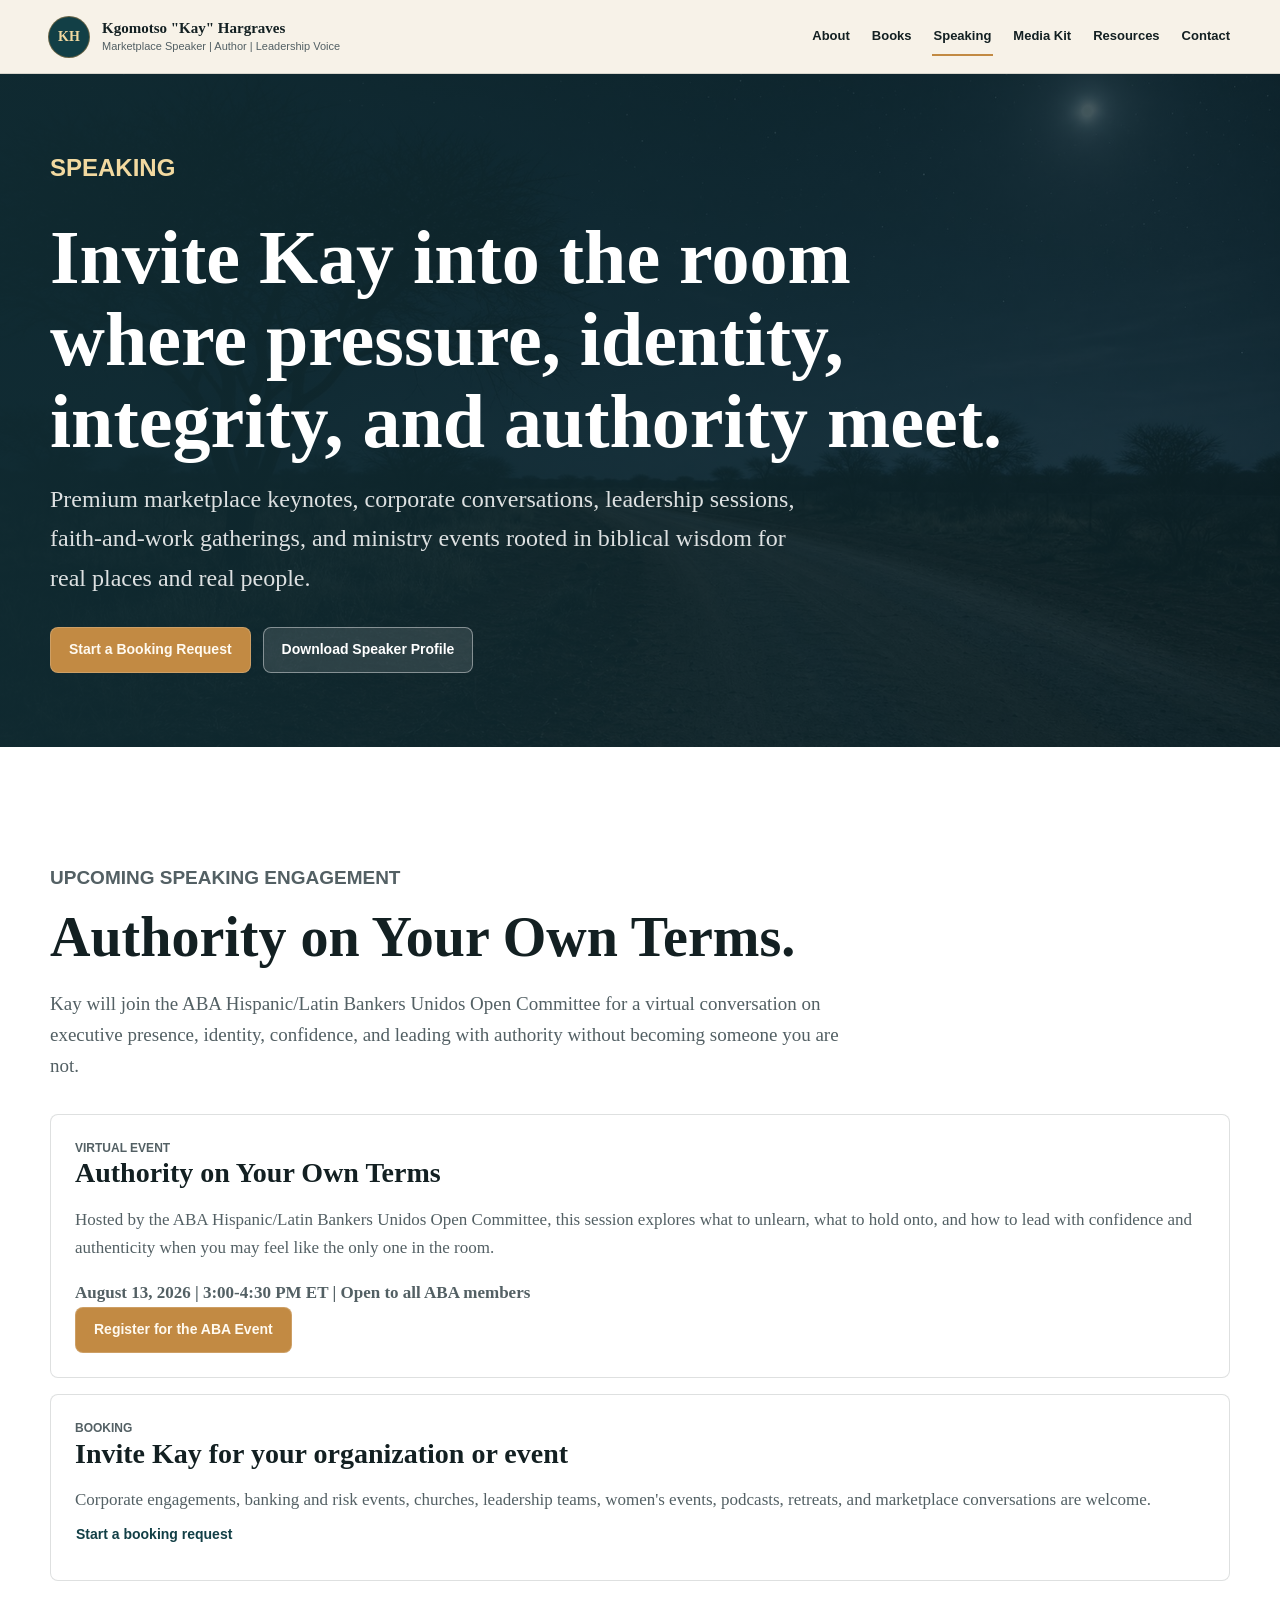
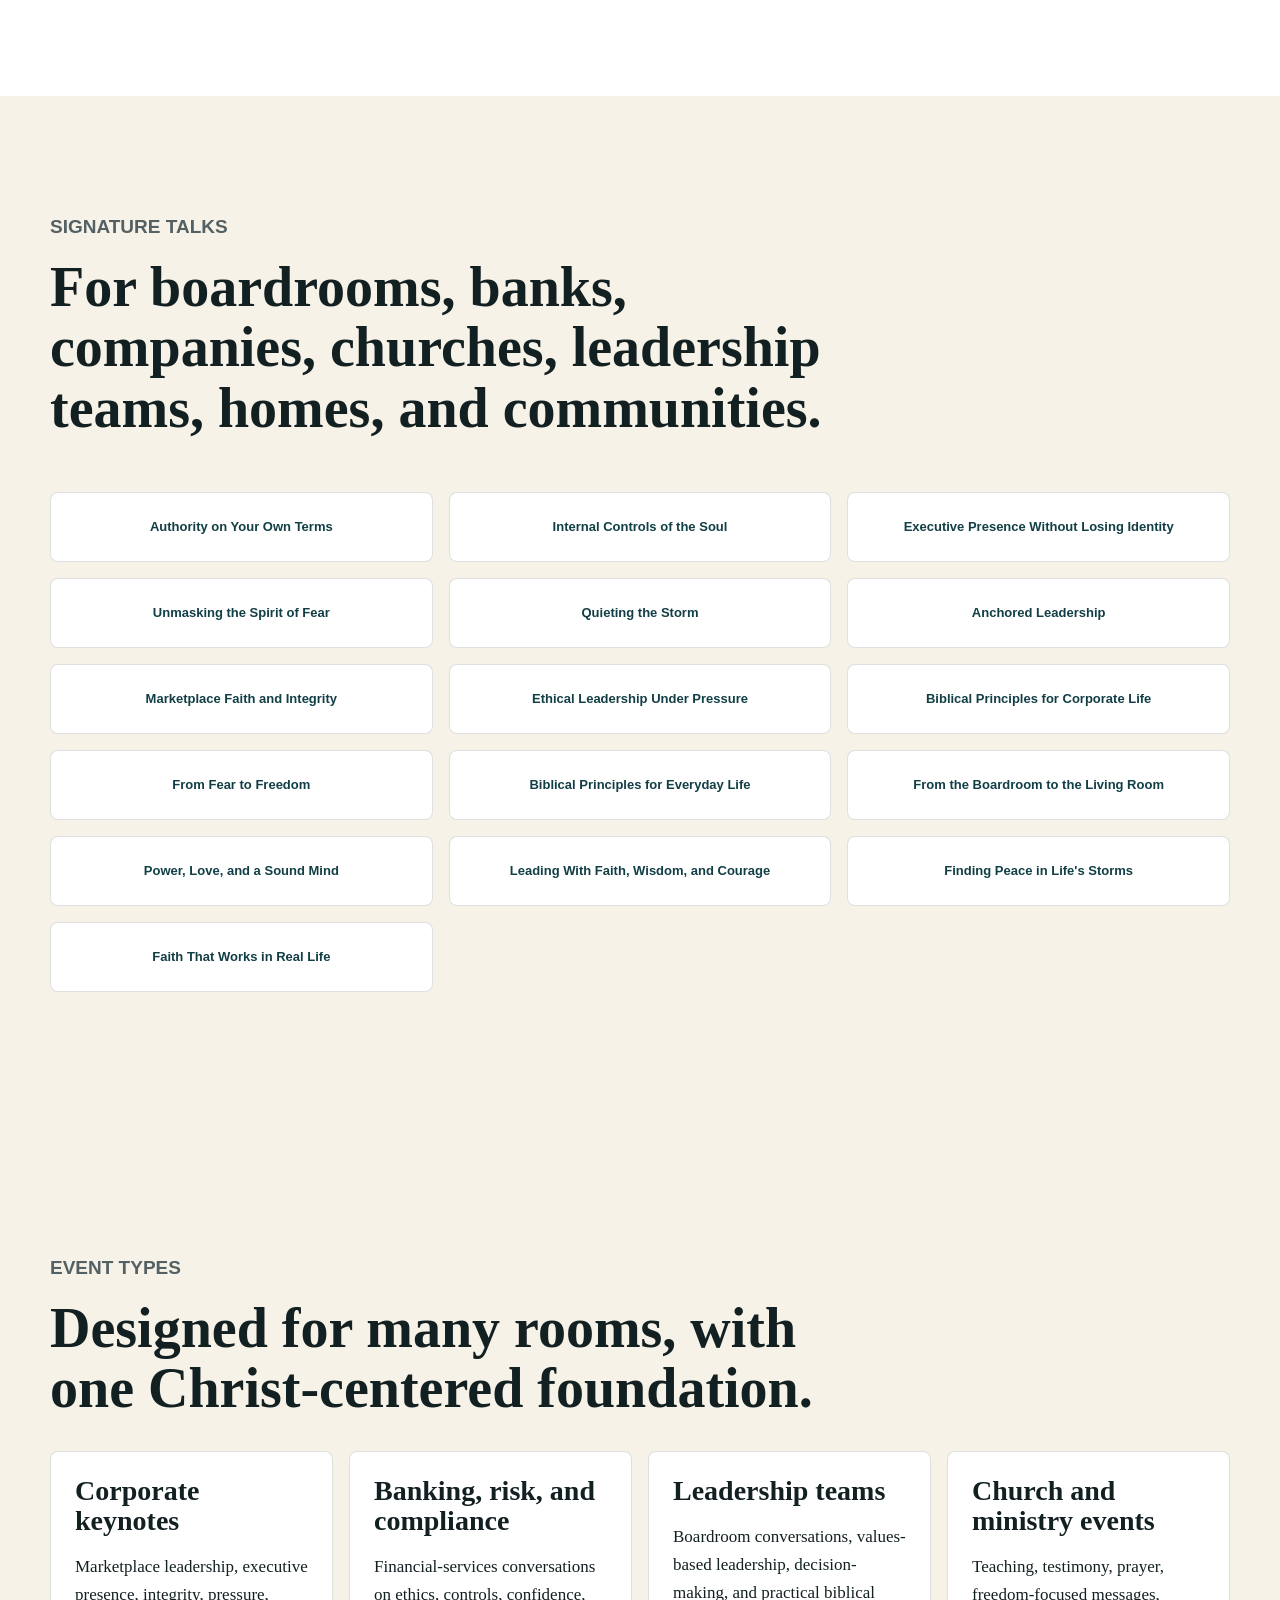
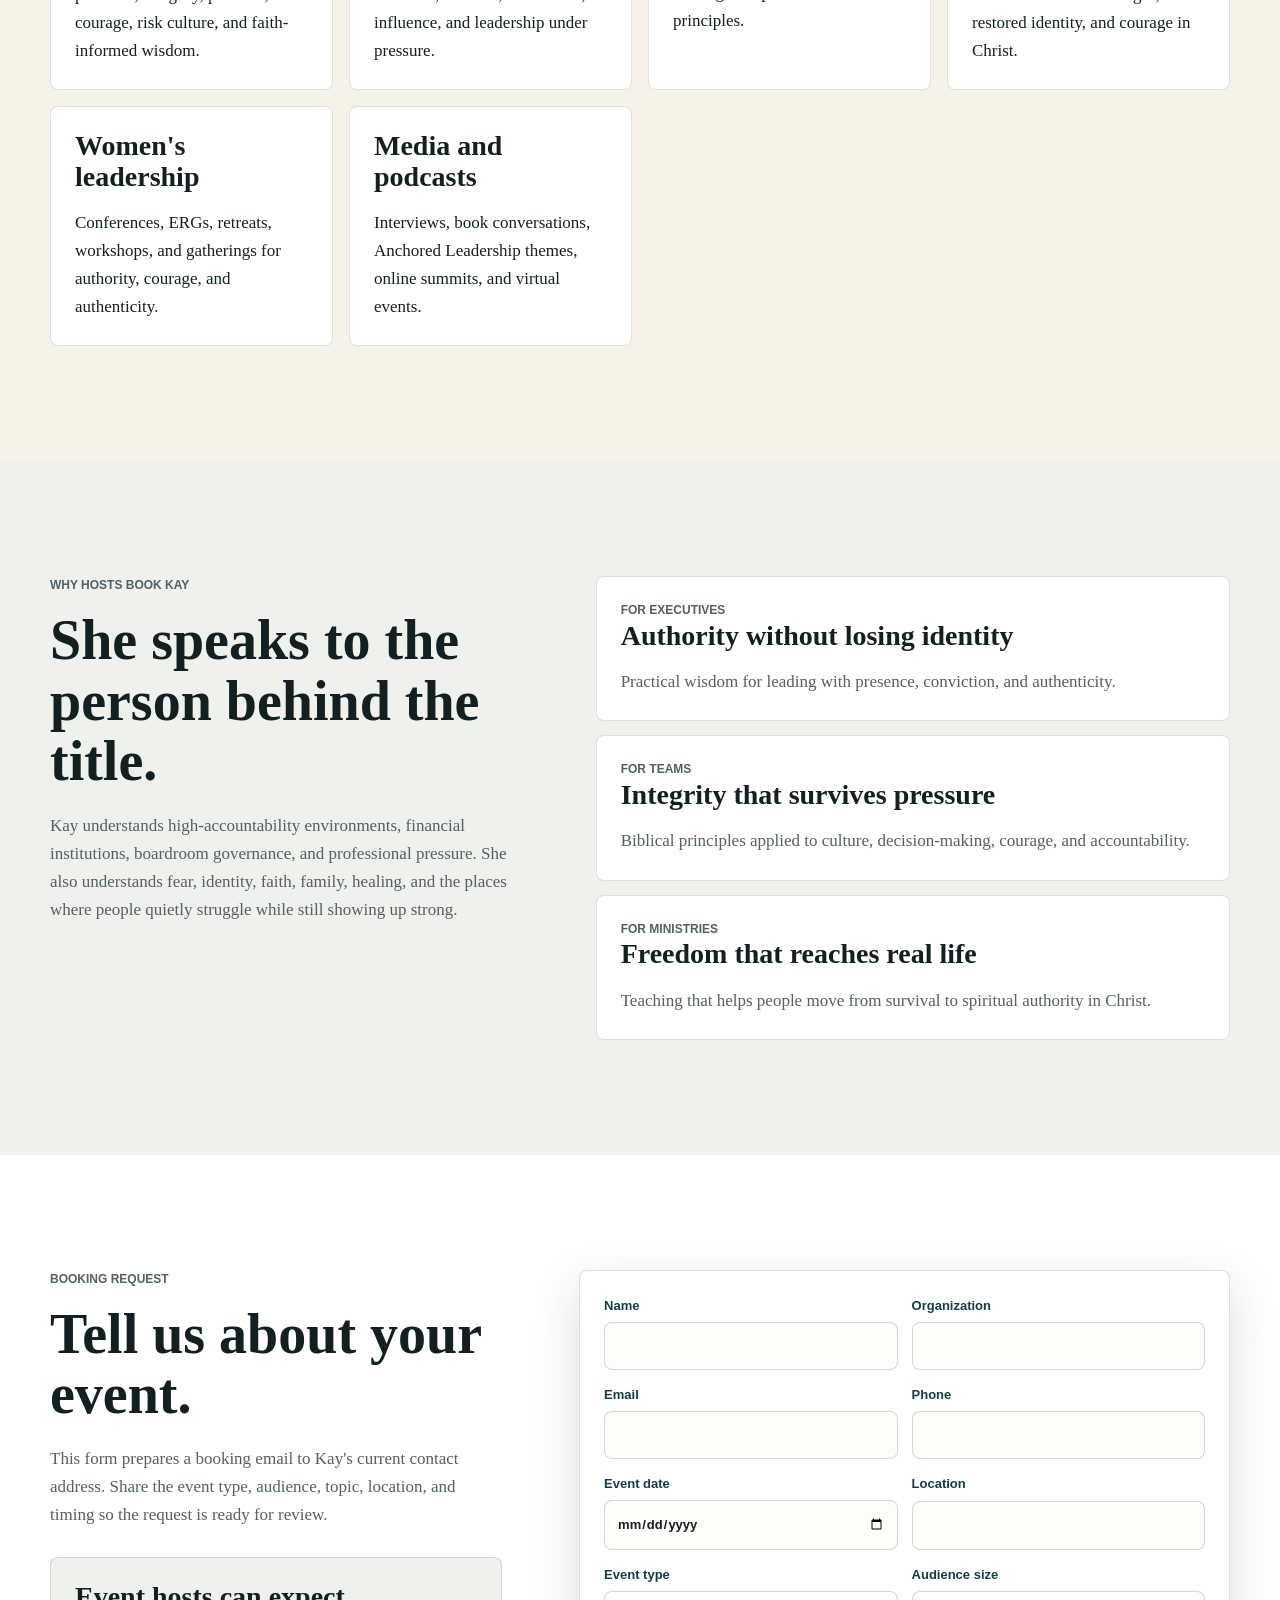
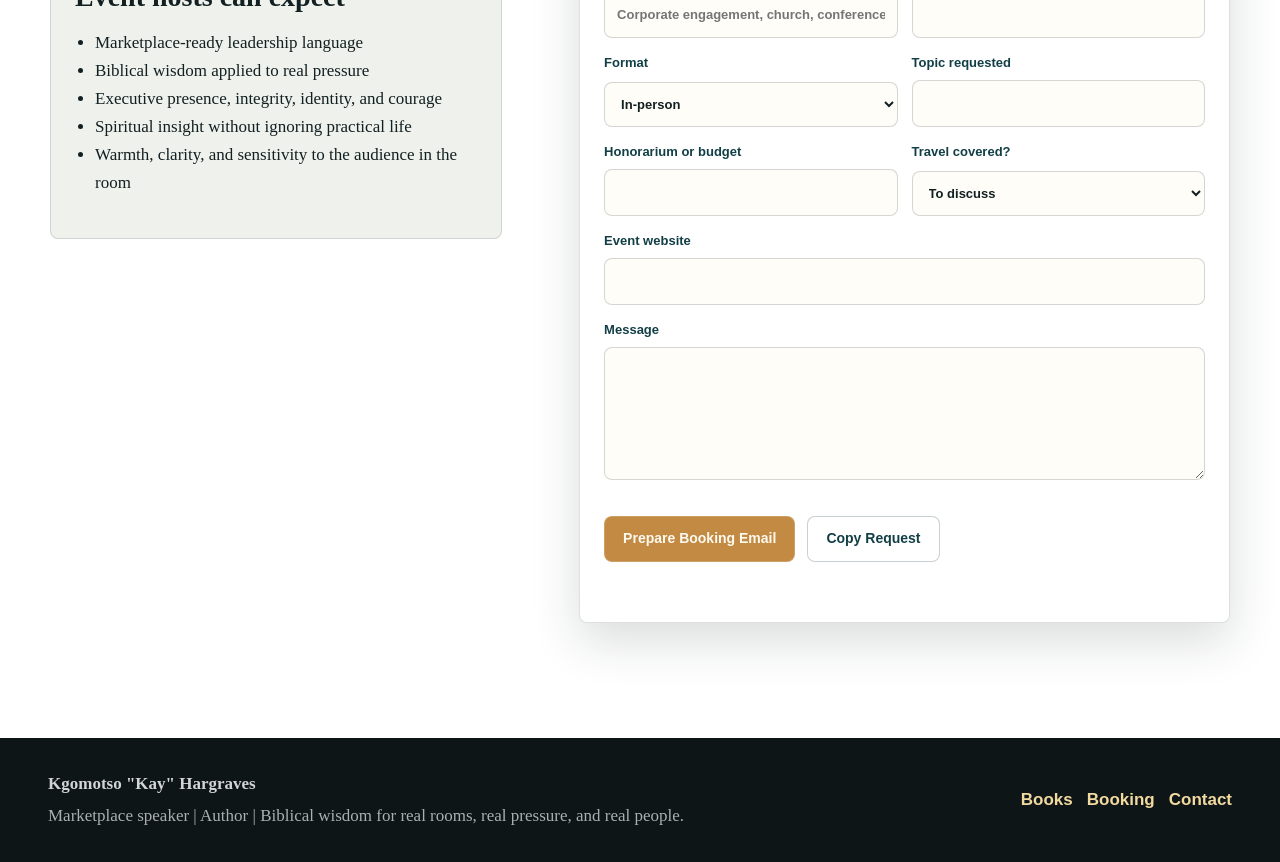
<file: speaking.html>
<!doctype html>
<html lang="en">
  <head>
    <meta charset="utf-8" />
    <meta name="viewport" content="width=device-width, initial-scale=1" />
    <title>Speaking and Booking | Kgomotso "Kay" Hargraves</title>
    <meta
      name="description"
      content="Invite Kgomotso Kay Hargraves for marketplace keynotes, corporate leadership sessions, banking and risk events, churches, conferences, retreats, podcasts, and workshops."
    />
    <meta name="theme-color" content="#183b45" />
    <link rel="icon" href="assets/favicon.svg" type="image/svg+xml" />
    <link rel="stylesheet" href="styles.css" />
  </head>
  <body>
    <a class="skip-link" href="#main">Skip to main content</a>
    <header class="site-header" data-header>
      <a class="brand" href="index.html" aria-label="Kgomotso Kay Hargraves home">
        <span class="brand-mark">KH</span>
        <span>
          <strong>Kgomotso "Kay" Hargraves</strong>
          <small>Marketplace Speaker | Author | Leadership Voice</small>
        </span>
      </a>
      <button class="nav-toggle" type="button" aria-expanded="false" aria-controls="site-nav">
        <span></span><span></span><span></span>
      </button>
      <nav class="site-nav" id="site-nav" aria-label="Primary navigation">
        <a href="about.html">About</a>
        <a href="books.html">Books</a>
        <a href="speaking.html" aria-current="page">Speaking</a>
        <a href="media.html">Media Kit</a>
        <a href="resources.html">Resources</a>
        <a href="contact.html">Contact</a>
      </nav>
    </header>

    <main id="main">
      <section class="page-hero speaking-hero">
        <div class="section-inner page-hero-inner">
          <p class="eyebrow">Speaking</p>
          <h1>Invite Kay into the room where pressure, identity, integrity, and authority meet.</h1>
          <p>
            Premium marketplace keynotes, corporate conversations, leadership
            sessions, faith-and-work gatherings, and ministry events rooted in
            biblical wisdom for real places and real people.
          </p>
          <div class="hero-actions">
            <a class="button button-primary" href="#booking">Start a Booking Request</a>
            <a class="button button-secondary" href="assets/kay-hargraves-speaker-profile.pdf" download>Download Speaker Profile</a>
          </div>
        </div>
      </section>

      <section class="section events-section" id="upcoming">
        <div class="section-inner">
          <div class="section-heading compact">
            <p class="eyebrow">Upcoming Speaking Engagement</p>
            <h2>Authority on Your Own Terms.</h2>
            <p>
              Kay will join the ABA Hispanic/Latin Bankers Unidos Open
              Committee for a virtual conversation on executive presence,
              identity, confidence, and leading with authority without becoming
              someone you are not.
            </p>
          </div>
          <div class="event-list">
            <article>
              <p class="resource-type">Virtual event</p>
              <h3>Authority on Your Own Terms</h3>
              <p>
                Hosted by the ABA Hispanic/Latin Bankers Unidos Open Committee,
                this session explores what to unlearn, what to hold onto, and
                how to lead with confidence and authenticity when you may feel
                like the only one in the room.
              </p>
              <p><strong>August 13, 2026 | 3:00-4:30 PM ET | Open to all ABA members</strong></p>
              <a class="button button-primary" href="https://lnkd.in/e4z_nXPF" target="_blank" rel="noreferrer">Register for the ABA Event</a>
            </article>
            <article>
              <p class="resource-type">Booking</p>
              <h3>Invite Kay for your organization or event</h3>
            <p>Corporate engagements, banking and risk events, churches, leadership teams, women's events, podcasts, retreats, and marketplace conversations are welcome.</p>
              <a class="button button-text" href="#booking">Start a booking request</a>
            </article>
          </div>
        </div>
      </section>

      <section class="section">
        <div class="section-inner">
          <div class="section-heading">
            <p class="eyebrow">Signature talks</p>
            <h2>For boardrooms, banks, companies, churches, leadership teams, homes, and communities.</h2>
          </div>
          <div class="topic-grid topic-grid-large" data-topic-list>
            <button type="button" data-topic="Authority on Your Own Terms">Authority on Your Own Terms</button>
            <button type="button" data-topic="Internal Controls of the Soul">Internal Controls of the Soul</button>
            <button type="button" data-topic="Executive Presence Without Losing Identity">Executive Presence Without Losing Identity</button>
            <button type="button" data-topic="Unmasking the Spirit of Fear">Unmasking the Spirit of Fear</button>
            <button type="button" data-topic="Quieting the Storm">Quieting the Storm</button>
            <button type="button" data-topic="Anchored Leadership">Anchored Leadership</button>
            <button type="button" data-topic="Marketplace Faith and Integrity">Marketplace Faith and Integrity</button>
            <button type="button" data-topic="Ethical Leadership Under Pressure">Ethical Leadership Under Pressure</button>
            <button type="button" data-topic="Biblical Principles for Corporate Life">Biblical Principles for Corporate Life</button>
            <button type="button" data-topic="From Fear to Freedom">From Fear to Freedom</button>
            <button type="button" data-topic="Biblical Principles for Everyday Life">Biblical Principles for Everyday Life</button>
            <button type="button" data-topic="From the Boardroom to the Living Room">From the Boardroom to the Living Room</button>
            <button type="button" data-topic="Power, Love, and a Sound Mind">Power, Love, and a Sound Mind</button>
            <button type="button" data-topic="Leading With Faith, Wisdom, and Courage">Leading With Faith, Wisdom, and Courage</button>
            <button type="button" data-topic="Finding Peace in Life's Storms">Finding Peace in Life's Storms</button>
            <button type="button" data-topic="Faith That Works in Real Life">Faith That Works in Real Life</button>
          </div>
        </div>
      </section>

      <section class="section audience-section">
        <div class="section-inner">
          <div class="section-heading compact">
            <p class="eyebrow">Event types</p>
            <h2>Designed for many rooms, with one Christ-centered foundation.</h2>
          </div>
          <div class="audience-grid">
            <article><h3>Corporate keynotes</h3><p>Marketplace leadership, executive presence, integrity, pressure, courage, risk culture, and faith-informed wisdom.</p></article>
            <article><h3>Banking, risk, and compliance</h3><p>Financial-services conversations on ethics, controls, confidence, influence, and leadership under pressure.</p></article>
            <article><h3>Leadership teams</h3><p>Boardroom conversations, values-based leadership, decision-making, and practical biblical principles.</p></article>
            <article><h3>Church and ministry events</h3><p>Teaching, testimony, prayer, freedom-focused messages, restored identity, and courage in Christ.</p></article>
            <article><h3>Women's leadership</h3><p>Conferences, ERGs, retreats, workshops, and gatherings for authority, courage, and authenticity.</p></article>
            <article><h3>Media and podcasts</h3><p>Interviews, book conversations, Anchored Leadership themes, online summits, and virtual events.</p></article>
          </div>
        </div>
      </section>

      <section class="section speaker-fit-section">
        <div class="section-inner preview-layout">
          <div>
            <p class="eyebrow">Why hosts book Kay</p>
            <h2>She speaks to the person behind the title.</h2>
            <p>
              Kay understands high-accountability environments, financial
              institutions, boardroom governance, and professional pressure. She
              also understands fear, identity, faith, family, healing, and the
              places where people quietly struggle while still showing up strong.
            </p>
          </div>
          <div class="resource-list">
            <article>
              <p class="resource-type">For executives</p>
              <h3>Authority without losing identity</h3>
              <p>Practical wisdom for leading with presence, conviction, and authenticity.</p>
            </article>
            <article>
              <p class="resource-type">For teams</p>
              <h3>Integrity that survives pressure</h3>
              <p>Biblical principles applied to culture, decision-making, courage, and accountability.</p>
            </article>
            <article>
              <p class="resource-type">For ministries</p>
              <h3>Freedom that reaches real life</h3>
              <p>Teaching that helps people move from survival to spiritual authority in Christ.</p>
            </article>
          </div>
        </div>
      </section>

      <section class="section booking-section" id="booking">
        <div class="section-inner booking-layout">
          <div>
            <p class="eyebrow">Booking Request</p>
            <h2>Tell us about your event.</h2>
            <p>
              This form prepares a booking email to Kay's current contact
              address. Share the event type, audience, topic, location, and
              timing so the request is ready for review.
            </p>
            <div class="expect-list">
              <h3>Event hosts can expect</h3>
              <ul>
                <li>Marketplace-ready leadership language</li>
                <li>Biblical wisdom applied to real pressure</li>
                <li>Executive presence, integrity, identity, and courage</li>
                <li>Spiritual insight without ignoring practical life</li>
                <li>Warmth, clarity, and sensitivity to the audience in the room</li>
              </ul>
            </div>
          </div>
          <form class="booking-form" data-form="booking">
            <div class="form-grid">
              <label>Name <input name="name" autocomplete="name" required /></label>
              <label>Organization <input name="organization" required /></label>
              <label>Email <input type="email" name="email" autocomplete="email" required /></label>
              <label>Phone <input type="tel" name="phone" autocomplete="tel" /></label>
              <label>Event date <input type="date" name="date" /></label>
              <label>Location <input name="location" /></label>
              <label>Event type <input name="event_type" placeholder="Corporate engagement, church, conference, podcast" /></label>
              <label>Audience size <input name="audience" /></label>
              <label>Format
                <select name="format">
                  <option>In-person</option>
                  <option>Virtual</option>
                  <option>Hybrid</option>
                </select>
              </label>
              <label>Topic requested <input name="topic" data-topic-input /></label>
              <label>Honorarium or budget <input name="budget" /></label>
              <label>Travel covered?
                <select name="travel">
                  <option>To discuss</option>
                  <option>Yes</option>
                  <option>No</option>
                </select>
              </label>
              <label class="full">Event website <input name="website" /></label>
              <label class="full">Message <textarea name="message" rows="5"></textarea></label>
            </div>
            <div class="form-actions">
              <button class="button button-primary" type="submit">Prepare Booking Email</button>
              <button class="button button-secondary light" type="button" data-copy-form>Copy Request</button>
            </div>
            <p class="form-status" data-form-status></p>
          </form>
        </div>
      </section>
    </main>

    <footer class="site-footer">
      <div>
        <strong>Kgomotso "Kay" Hargraves</strong>
        <p>Marketplace speaker | Author | Biblical wisdom for real rooms, real pressure, and real people.</p>
      </div>
      <nav aria-label="Footer navigation">
        <a href="books.html">Books</a>
        <a href="speaking.html#booking">Booking</a>
        <a href="contact.html">Contact</a>
      </nav>
    </footer>
    <script src="script.js"></script>
  </body>
</html>
</file>
<file: styles.css>
:root {
  --ink: #132022;
  --muted: #536064;
  --paper: #f7f2e8;
  --white: #ffffff;
  --teal: #123f46;
  --teal-soft: #e5efed;
  --gold: #c28a43;
  --gold-deep: #936226;
  --gold-soft: #f2d9a0;
  --clay: #7b4937;
  --charcoal: #0d1517;
  --mist: #eef1ec;
  --line: rgba(23, 37, 40, 0.14);
  --shadow: 0 18px 48px rgba(23, 37, 40, 0.16);
  --radius: 8px;
  --max: 1180px;
}

* {
  box-sizing: border-box;
}

html {
  scroll-behavior: smooth;
}

body {
  margin: 0;
  color: var(--ink);
  background: var(--paper);
  font-family: Georgia, "Times New Roman", serif;
  font-size: 17px;
  line-height: 1.65;
}

img {
  display: block;
  max-width: 100%;
}

a {
  color: inherit;
  text-decoration: none;
}

button,
input,
select,
textarea {
  font: inherit;
}

button {
  cursor: pointer;
}

.skip-link {
  position: absolute;
  left: 16px;
  top: -60px;
  z-index: 100;
  padding: 10px 14px;
  border-radius: var(--radius);
  background: var(--white);
  color: var(--teal);
  font-family: Arial, Helvetica, sans-serif;
  font-weight: 800;
}

.skip-link:focus {
  top: 12px;
}

.site-header {
  position: sticky;
  top: 0;
  z-index: 20;
  display: flex;
  align-items: center;
  justify-content: space-between;
  gap: 24px;
  min-height: 74px;
  padding: 12px clamp(18px, 4vw, 48px);
  background: rgba(247, 242, 232, 0.95);
  border-bottom: 1px solid var(--line);
  backdrop-filter: blur(16px);
}

.brand {
  display: inline-flex;
  align-items: center;
  gap: 12px;
  min-width: 240px;
}

.brand-mark {
  display: grid;
  place-items: center;
  width: 42px;
  height: 42px;
  flex: 0 0 auto;
  border: 1px solid rgba(194, 138, 67, 0.48);
  border-radius: 50%;
  background: var(--teal);
  color: var(--gold-soft);
  font-size: 14px;
  font-weight: 700;
}

.brand strong,
.brand small {
  display: block;
}

.brand strong {
  font-size: 15px;
  line-height: 1.2;
}

.brand small {
  margin-top: 2px;
  color: var(--muted);
  font-family: Arial, Helvetica, sans-serif;
  font-size: 11px;
  line-height: 1.35;
}

.site-nav {
  display: flex;
  align-items: center;
  gap: 18px;
  color: var(--ink);
  font-family: Arial, Helvetica, sans-serif;
  font-size: 13px;
  font-weight: 800;
}

.site-nav a {
  padding: 8px 2px;
  border-bottom: 2px solid transparent;
}

.site-nav a:hover,
.site-nav a:focus-visible,
.site-nav a[aria-current="page"] {
  border-bottom-color: var(--gold);
  outline: none;
}

.nav-toggle {
  display: none;
  width: 42px;
  height: 42px;
  border: 1px solid var(--line);
  border-radius: var(--radius);
  background: var(--white);
  padding: 9px;
}

.nav-toggle span {
  display: block;
  height: 2px;
  margin: 5px 0;
  background: var(--teal);
}

.section-inner {
  width: min(var(--max), calc(100% - 36px));
  margin: 0 auto;
}

.narrow {
  max-width: 820px;
}

.section {
  padding: clamp(64px, 9vw, 116px) 0;
}

.hero,
.page-hero {
  position: relative;
  overflow: hidden;
  color: var(--white);
}

.home-hero {
  min-height: calc(88svh - 74px);
  display: grid;
  align-items: center;
}

.hero-media {
  position: absolute;
  inset: 0;
  background:
    linear-gradient(90deg, rgba(12, 25, 28, 0.88), rgba(12, 25, 28, 0.55) 56%, rgba(12, 25, 28, 0.24)),
    linear-gradient(180deg, rgba(12, 25, 28, 0.08), rgba(12, 25, 28, 0.74)),
    url("assets/hero-botswana-dawn.jpg") center / cover no-repeat;
  transform: scale(1.02);
}

.hero-content {
  position: relative;
  width: min(820px, calc(100% - 36px));
  margin-left: clamp(18px, 7vw, 92px);
  padding: 70px 0 84px;
}

.page-hero {
  background:
    linear-gradient(90deg, rgba(16, 43, 50, 0.94), rgba(16, 43, 50, 0.76)),
    url("assets/hero-botswana-dawn.jpg") center / cover no-repeat;
}

.books-hero {
  background:
    linear-gradient(90deg, rgba(16, 43, 50, 0.94), rgba(16, 43, 50, 0.72)),
    url("assets/leiso-memory.jpg") center / cover no-repeat;
}

.speaking-hero {
  background:
    linear-gradient(90deg, rgba(16, 43, 50, 0.95), rgba(16, 43, 50, 0.7)),
    url("assets/speaking-road.jpg") center / cover no-repeat;
}

.media-hero {
  background:
    linear-gradient(90deg, rgba(16, 43, 50, 0.95), rgba(16, 43, 50, 0.72)),
    url("assets/storm-sky.jpg") center / cover no-repeat;
}

.resources-hero,
.contact-hero,
.about-hero {
  background:
    linear-gradient(90deg, rgba(16, 43, 50, 0.95), rgba(16, 43, 50, 0.72)),
    url("assets/hero-botswana-dawn.jpg") center / cover no-repeat;
}

.page-hero-inner {
  min-height: 420px;
  display: grid;
  align-content: center;
  padding: 74px 0;
}

.profile-hero {
  background: var(--charcoal);
  color: var(--white);
}

.profile-hero-inner {
  min-height: 520px;
  display: grid;
  grid-template-columns: minmax(220px, 320px) minmax(0, 1fr);
  gap: clamp(28px, 6vw, 72px);
  align-items: center;
  padding: clamp(58px, 9vw, 92px) 0;
}

.profile-hero img {
  width: 100%;
  aspect-ratio: 4 / 3;
  object-fit: cover;
  border: 1px solid rgba(244, 223, 180, 0.42);
  border-radius: var(--radius);
  box-shadow: 0 20px 54px rgba(0, 0, 0, 0.28);
}

.profile-hero p {
  max-width: 790px;
  color: rgba(255, 255, 255, 0.84);
}

.page-hero-inner p {
  max-width: 760px;
  margin: 0 0 28px;
  color: rgba(255, 255, 255, 0.86);
  font-size: clamp(19px, 2vw, 24px);
}

.eyebrow {
  margin: 0 0 14px;
  color: var(--gold);
  font-family: Arial, Helvetica, sans-serif;
  font-size: 12px;
  font-weight: 900;
  letter-spacing: 0;
  text-transform: uppercase;
}

.hero .eyebrow,
.page-hero .eyebrow,
.testimonials-section .eyebrow {
  color: var(--gold-soft);
}

h1,
h2,
h3,
p,
li {
  overflow-wrap: anywhere;
}

h1,
h2,
h3 {
  margin-top: 0;
  line-height: 1.08;
  letter-spacing: 0;
}

h1 {
  max-width: 900px;
  margin-bottom: 18px;
  font-size: clamp(44px, 8vw, 88px);
}

.page-hero h1 {
  max-width: 960px;
  font-size: clamp(42px, 6vw, 76px);
}

h2 {
  margin-bottom: 20px;
  font-size: clamp(31px, 4.8vw, 56px);
}

h3 {
  margin-bottom: 12px;
  font-size: clamp(22px, 2.8vw, 28px);
}

.hero-lead {
  max-width: 760px;
  margin: 0 0 10px;
  font-size: clamp(23px, 3vw, 34px);
  line-height: 1.35;
}

.hero-copy {
  max-width: 720px;
  margin: 0 0 30px;
  color: rgba(255, 255, 255, 0.86);
  font-size: clamp(18px, 2vw, 23px);
}

.lead {
  color: var(--ink);
  font-size: 21px;
  line-height: 1.45;
}

.hero-actions,
.button-row,
.form-actions {
  display: flex;
  flex-wrap: wrap;
  align-items: center;
  gap: 12px;
}

.button {
  display: inline-flex;
  align-items: center;
  justify-content: center;
  min-height: 46px;
  padding: 12px 18px;
  border: 1px solid transparent;
  border-radius: var(--radius);
  font-family: Arial, Helvetica, sans-serif;
  font-size: 14px;
  font-weight: 900;
  line-height: 1.1;
  text-align: center;
  transition: transform 160ms ease, background 160ms ease, border-color 160ms ease;
}

.button:hover,
.button:focus-visible {
  transform: translateY(-1px);
  outline: none;
}

.button-primary {
  background: var(--gold);
  color: #fffaf0;
  border-color: rgba(255, 255, 255, 0.18);
}

.button-primary:hover,
.button-primary:focus-visible {
  background: var(--gold-deep);
}

.button-secondary {
  background: rgba(255, 255, 255, 0.12);
  color: var(--white);
  border-color: rgba(255, 255, 255, 0.42);
}

.button-secondary.light {
  color: var(--teal);
  background: var(--white);
  border-color: rgba(24, 59, 69, 0.24);
}

.button-secondary:hover,
.button-secondary:focus-visible {
  background: rgba(255, 255, 255, 0.22);
}

.button-text {
  min-height: 42px;
  padding-inline: 0;
  color: var(--teal);
  border-color: transparent;
  background: transparent;
}

.intro-band {
  background: var(--teal);
  color: var(--white);
}

.intro-grid {
  display: grid;
  grid-template-columns: minmax(0, 1fr) minmax(260px, 360px);
  gap: clamp(26px, 5vw, 72px);
  align-items: center;
  padding: 34px 0;
}

.statement {
  margin: 0;
  font-size: clamp(22px, 3vw, 36px);
  line-height: 1.3;
}

.scripture-note {
  border-left: 3px solid var(--gold-soft);
  padding-left: 18px;
}

.scripture-note span {
  color: var(--gold-soft);
  font-family: Arial, Helvetica, sans-serif;
  font-size: 13px;
  font-weight: 900;
}

.scripture-note p {
  margin: 6px 0 0;
}

.split-feature,
.preview-layout,
.contact-layout,
.booking-layout {
  display: grid;
  gap: clamp(34px, 6vw, 80px);
  align-items: start;
}

.split-feature {
  grid-template-columns: minmax(0, 1fr) minmax(300px, 430px);
  align-items: center;
}

.preview-layout {
  grid-template-columns: minmax(0, 0.85fr) minmax(0, 1.15fr);
}

.contact-layout {
  grid-template-columns: minmax(0, 1fr) minmax(320px, 470px);
}

.booking-layout {
  grid-template-columns: minmax(0, 0.82fr) minmax(0, 1.18fr);
}

.portrait-feature {
  margin: 0;
}

.portrait-feature img {
  width: auto;
  max-width: 100%;
  max-height: 640px;
  object-fit: contain;
  margin: 0 auto;
  border-radius: var(--radius);
  background: var(--white);
  box-shadow: var(--shadow);
}

.portrait-feature figcaption {
  margin-top: 12px;
  color: var(--muted);
  font-size: 14px;
  font-style: italic;
  text-align: center;
}

.section-heading {
  max-width: 790px;
  margin-bottom: clamp(28px, 5vw, 54px);
}

.section-heading p {
  color: var(--muted);
  font-size: 19px;
}

.section-heading.compact {
  margin-bottom: 32px;
}

.books-band,
.values-section,
.resources-preview,
.newsletter-section,
.speaker-fit-section {
  background: var(--mist);
}

.book-grid {
  display: grid;
  grid-template-columns: repeat(2, minmax(0, 1fr));
  gap: 22px;
}

.book-card {
  display: grid;
  grid-template-columns: minmax(155px, 0.48fr) minmax(0, 1fr);
  gap: 24px;
  padding: 20px;
  border: 1px solid var(--line);
  border-radius: var(--radius);
  background: var(--white);
  box-shadow: 0 10px 26px rgba(23, 37, 40, 0.08);
}

.book-card img {
  width: 100%;
  height: 100%;
  min-height: 330px;
  object-fit: cover;
  border-radius: calc(var(--radius) - 2px);
  box-shadow: 0 10px 24px rgba(0, 0, 0, 0.18);
}

.book-copy {
  display: flex;
  flex-direction: column;
  align-items: flex-start;
}

.book-copy p,
.split-feature p,
.preview-layout p,
.contact-layout p,
.booking-layout p,
.book-detail-copy p,
.media-panel p,
.resource-list p,
.event-list p,
.privacy-section p {
  color: var(--muted);
}

.book-copy .button-row {
  margin-top: auto;
  padding-top: 18px;
}

.amazon-note {
  display: flex;
  justify-content: center;
  margin-top: 24px;
}

.book-label,
.resource-type {
  margin: 0 0 8px;
  color: var(--clay);
  font-family: Arial, Helvetica, sans-serif;
  font-size: 12px;
  font-weight: 900;
  text-transform: uppercase;
}

.audience-grid,
.values-grid,
.topic-grid,
.media-layout,
.testimonial-grid,
.event-list {
  display: grid;
  gap: 16px;
}

.audience-grid,
.values-grid {
  grid-template-columns: repeat(4, minmax(0, 1fr));
}

.audience-grid article,
.values-grid article,
.media-panel,
.resource-list article,
.event-list article,
.testimonial-grid blockquote,
.expect-list,
.sample-box,
.discussion-box,
.info-grid article,
.contact-form,
.newsletter-form,
.booking-form {
  border: 1px solid var(--line);
  border-radius: var(--radius);
  background: var(--white);
}

.audience-grid article,
.values-grid article,
.media-panel,
.resource-list article,
.event-list article,
.testimonial-grid blockquote,
.expect-list,
.sample-box,
.discussion-box,
.info-grid article {
  padding: 24px;
}

.audience-grid p,
.values-grid p,
.resource-list p,
.event-list p,
.media-panel p {
  margin-bottom: 0;
}

.speaking-preview {
  background:
    linear-gradient(90deg, rgba(16, 43, 50, 0.94), rgba(16, 43, 50, 0.72)),
    url("assets/speaking-road.jpg") center / cover no-repeat;
  color: var(--white);
}

.speaking-card {
  max-width: var(--max);
}

.speaking-card p {
  max-width: 790px;
  color: rgba(255, 255, 255, 0.84);
}

.authority-section {
  background:
    linear-gradient(135deg, rgba(13, 21, 23, 0.98), rgba(18, 63, 70, 0.94)),
    url("assets/storm-sky.jpg") center / cover no-repeat;
  color: var(--white);
}

.authority-layout {
  display: grid;
  grid-template-columns: minmax(0, 0.9fr) minmax(0, 1.1fr);
  gap: clamp(34px, 6vw, 80px);
  align-items: start;
}

.authority-layout p {
  color: rgba(255, 255, 255, 0.82);
}

.authority-points {
  display: grid;
  gap: 16px;
}

.authority-points article {
  padding: 24px;
  border: 1px solid rgba(255, 255, 255, 0.16);
  border-radius: var(--radius);
  background: rgba(255, 255, 255, 0.08);
}

.authority-points span {
  display: inline-flex;
  margin-bottom: 12px;
  color: var(--gold-soft);
  font-family: Arial, Helvetica, sans-serif;
  font-size: 12px;
  font-weight: 900;
}

.authority-points h3 {
  color: var(--white);
}

.authority-points p {
  margin-bottom: 0;
}

.topic-grid {
  grid-template-columns: repeat(4, minmax(0, 1fr));
  margin: 28px 0 30px;
}

.topic-grid span,
.topic-grid button {
  min-height: 64px;
  padding: 14px 16px;
  border: 1px solid rgba(255, 255, 255, 0.18);
  border-radius: var(--radius);
  background: rgba(255, 255, 255, 0.11);
  color: var(--white);
  font-family: Arial, Helvetica, sans-serif;
  font-size: 13px;
  font-weight: 900;
  text-align: center;
}

.topic-grid-large {
  grid-template-columns: repeat(3, minmax(0, 1fr));
}

.topic-grid-large button {
  min-height: 70px;
  background: var(--white);
  color: var(--teal);
  border-color: var(--line);
}

.topic-grid-large button:hover,
.topic-grid-large button:focus-visible {
  border-color: var(--gold);
  outline: none;
}

.resource-list {
  display: grid;
  gap: 14px;
}

.book-stack {
  display: grid;
  gap: 34px;
}

.book-detail {
  display: grid;
  grid-template-columns: minmax(250px, 0.38fr) minmax(0, 1fr);
  gap: clamp(28px, 5vw, 58px);
  align-items: start;
  padding: clamp(20px, 4vw, 34px);
  border: 1px solid var(--line);
  border-radius: var(--radius);
  background: var(--white);
  box-shadow: 0 10px 26px rgba(23, 37, 40, 0.08);
}

.book-cta-detail {
  grid-template-columns: 1fr;
  background:
    linear-gradient(135deg, rgba(18, 63, 70, 0.96), rgba(13, 21, 23, 0.96)),
    url("assets/storm-sky.jpg") center / cover no-repeat;
  color: var(--white);
}

.book-cta-detail .book-detail-copy,
.book-cta-detail .lead {
  color: var(--white);
}

.book-cta-detail p {
  color: rgba(255, 255, 255, 0.82);
}

.book-cover-panel {
  display: grid;
  gap: 18px;
}

.book-cover-panel img {
  width: 100%;
  border-radius: calc(var(--radius) - 2px);
  box-shadow: var(--shadow);
}

.info-grid {
  display: grid;
  grid-template-columns: repeat(2, minmax(0, 1fr));
  gap: 16px;
  margin: 24px 0;
}

.sample-box {
  background: #fbf0dc;
  margin-bottom: 16px;
}

.discussion-box {
  background: var(--teal-soft);
  margin-bottom: 16px;
}

.discussion-box ol,
.media-panel ul,
.expect-list ul,
.book-detail-copy ul,
.columns-list {
  padding-left: 20px;
}

.book-praise blockquote {
  margin: 16px 0 0;
  padding-left: 16px;
  border-left: 3px solid var(--gold);
}

.book-praise blockquote p {
  margin: 0 0 6px;
  color: var(--ink);
  font-style: italic;
}

.book-praise cite {
  color: var(--clay);
  font-family: Arial, Helvetica, sans-serif;
  font-size: 12px;
  font-style: normal;
  font-weight: 900;
  text-transform: uppercase;
}

.booking-section,
.contact-section,
.events-section {
  background: var(--white);
}

.expect-list {
  margin-top: 28px;
  background: var(--mist);
}

.booking-form,
.contact-form,
.newsletter-form {
  padding: 24px;
  box-shadow: var(--shadow);
}

.contact-form h3,
.newsletter-form h3 {
  margin-bottom: 18px;
}

.form-grid {
  display: grid;
  grid-template-columns: repeat(2, minmax(0, 1fr));
  gap: 14px;
}

label {
  display: grid;
  gap: 6px;
  color: var(--teal);
  font-family: Arial, Helvetica, sans-serif;
  font-size: 13px;
  font-weight: 900;
}

label + label {
  margin-top: 14px;
}

.form-grid label + label {
  margin-top: 0;
}

label.full {
  grid-column: 1 / -1;
}

input,
select,
textarea {
  width: 100%;
  border: 1px solid rgba(23, 37, 40, 0.18);
  border-radius: var(--radius);
  background: #fffdf8;
  color: var(--ink);
  padding: 12px;
}

textarea {
  resize: vertical;
}

input:focus,
select:focus,
textarea:focus {
  border-color: var(--teal);
  outline: 3px solid rgba(24, 59, 69, 0.14);
}

.choice-group {
  display: grid;
  gap: 10px;
  margin: 14px 0 0;
  padding: 16px;
  border: 1px solid rgba(23, 37, 40, 0.18);
  border-radius: var(--radius);
  background: #fffdf8;
}

.choice-group legend {
  padding: 0 6px;
  color: var(--teal);
  font-family: Arial, Helvetica, sans-serif;
  font-size: 13px;
  font-weight: 900;
}

.choice-group label {
  display: flex;
  grid-template-columns: none;
  align-items: flex-start;
  gap: 10px;
  color: var(--ink);
  font-family: Arial, Helvetica, sans-serif;
  font-size: 14px;
  font-weight: 700;
}

.choice-group label + label {
  margin-top: 0;
}

.choice-group input {
  width: auto;
  margin-top: 5px;
  accent-color: var(--gold);
}

.form-actions,
.booking-form .button,
.newsletter-form .button,
.contact-form .button {
  margin-top: 18px;
}

.form-status {
  min-height: 24px;
  margin: 12px 0 0;
  color: var(--teal);
  font-family: Arial, Helvetica, sans-serif;
  font-size: 14px;
  font-weight: 800;
}

.media-layout {
  grid-template-columns: repeat(2, minmax(0, 1fr));
}

.media-panel {
  background: var(--white);
}

.asset-grid,
.platforms {
  display: flex;
  flex-wrap: wrap;
  gap: 10px;
}

.asset-grid a,
.platforms a {
  display: inline-flex;
  align-items: center;
  min-height: 38px;
  padding: 8px 12px;
  border: 1px solid var(--line);
  border-radius: 999px;
  background: var(--mist);
  color: var(--teal);
  font-family: Arial, Helvetica, sans-serif;
  font-size: 13px;
  font-weight: 900;
}

.testimonials-section {
  background: var(--teal);
  color: var(--white);
}

.testimonial-grid {
  grid-template-columns: repeat(3, minmax(0, 1fr));
}

.testimonial-grid blockquote {
  margin: 0;
  background: rgba(255, 255, 255, 0.08);
  border-color: rgba(255, 255, 255, 0.16);
}

.testimonial-grid p {
  margin-top: 0;
  color: rgba(255, 255, 255, 0.9);
  font-size: 19px;
}

.testimonial-grid cite,
.quote-section cite {
  color: var(--gold-soft);
  font-family: Arial, Helvetica, sans-serif;
  font-size: 13px;
  font-style: normal;
  font-weight: 900;
}

.quote-section {
  background: var(--teal);
  color: var(--white);
}

.quote-section blockquote {
  margin: 0;
}

.quote-section p {
  margin-top: 0;
  font-size: clamp(24px, 4vw, 42px);
  line-height: 1.28;
}

.privacy-section {
  background: #f0eee6;
}

.site-footer {
  display: flex;
  align-items: center;
  justify-content: space-between;
  gap: 24px;
  padding: 32px clamp(18px, 4vw, 48px);
  background: var(--charcoal);
  color: rgba(255, 255, 255, 0.82);
}

.site-footer p {
  margin: 4px 0 0;
  color: rgba(255, 255, 255, 0.66);
}

.site-footer nav {
  display: flex;
  flex-wrap: wrap;
  gap: 14px;
}

.site-footer a {
  color: var(--gold-soft);
  font-family: Arial, Helvetica, sans-serif;
  font-weight: 900;
}

.reveal {
  opacity: 1;
  transform: none;
}

.reveal.is-visible {
  opacity: 1;
  transform: translateY(0);
}

@media (max-width: 1100px) {
  .book-grid,
  .split-feature,
  .preview-layout,
  .contact-layout,
  .booking-layout,
  .book-detail,
  .authority-layout {
    grid-template-columns: 1fr;
  }

  .audience-grid,
  .values-grid,
  .topic-grid,
  .topic-grid-large,
  .media-layout {
    grid-template-columns: repeat(2, minmax(0, 1fr));
  }

  .book-card {
    max-width: 900px;
  }

  .portrait-feature {
    max-width: 430px;
  }
}

@media (max-width: 860px) {
  .site-header {
    min-height: 68px;
  }

  .nav-toggle {
    display: block;
  }

  .site-nav {
    position: absolute;
    top: 100%;
    left: 0;
    right: 0;
    display: none;
    flex-direction: column;
    align-items: stretch;
    gap: 0;
    padding: 10px 18px 18px;
    background: rgba(247, 242, 232, 0.98);
    border-bottom: 1px solid var(--line);
  }

  .site-header.nav-open .site-nav {
    display: flex;
  }

  .site-nav a {
    padding: 12px 0;
    border-bottom: 1px solid var(--line);
  }

  .home-hero {
    min-height: calc(86svh - 68px);
  }

  .hero-media {
    background:
      linear-gradient(180deg, rgba(12, 25, 28, 0.48), rgba(12, 25, 28, 0.9)),
      url("assets/hero-botswana-dawn.jpg") center / cover no-repeat;
  }

  .hero-content {
    width: min(100% - 36px, 680px);
    margin: 0 auto;
    padding: 62px 0 70px;
  }

  .intro-grid {
    grid-template-columns: 1fr;
  }

  .profile-hero-inner {
    grid-template-columns: 1fr;
  }

  .profile-hero img {
    max-width: 320px;
  }

  .book-card {
    grid-template-columns: minmax(170px, 250px) minmax(0, 1fr);
  }

  .testimonial-grid {
    grid-template-columns: 1fr;
  }
}

@media (max-width: 640px) {
  body {
    font-size: 16px;
  }

  .brand {
    min-width: 0;
  }

  .brand small {
    display: none;
  }

  h1 {
    font-size: clamp(41px, 13vw, 62px);
  }

  .page-hero h1 {
    font-size: clamp(36px, 11vw, 52px);
  }

  h2 {
    font-size: clamp(30px, 9vw, 42px);
  }

  .button {
    width: 100%;
  }

  .hero-actions,
  .button-row,
  .form-actions {
    width: 100%;
  }

  .book-card,
  .audience-grid,
  .values-grid,
  .topic-grid,
  .topic-grid-large,
  .media-layout,
  .form-grid,
  .info-grid {
    grid-template-columns: 1fr;
  }

  .book-card img {
    max-width: 245px;
    min-height: auto;
    margin: 0 auto;
    aspect-ratio: 5 / 8;
  }

  .book-cover-panel img {
    max-width: 260px;
    margin: 0 auto;
  }

  .section {
    padding: 56px 0;
  }

  .page-hero-inner {
    min-height: 360px;
    padding: 58px 0;
  }

  .audience-grid article,
  .values-grid article,
  .media-panel,
  .resource-list article,
  .event-list article,
  .testimonial-grid blockquote,
  .expect-list,
  .sample-box,
  .discussion-box,
  .info-grid article,
  .booking-form,
  .contact-form,
  .newsletter-form,
  .book-detail {
    padding: 20px;
  }

  .site-footer {
    align-items: flex-start;
    flex-direction: column;
  }
}

@media print {
  .site-header,
  .site-footer,
  .button,
  .skip-link {
    display: none !important;
  }

  body {
    background: white;
    color: black;
  }

  .page-hero,
  .section {
    color: black;
    background: white !important;
    padding: 24px 0;
  }

  .page-hero-inner {
    min-height: auto;
    padding: 0;
  }
}
</file>
